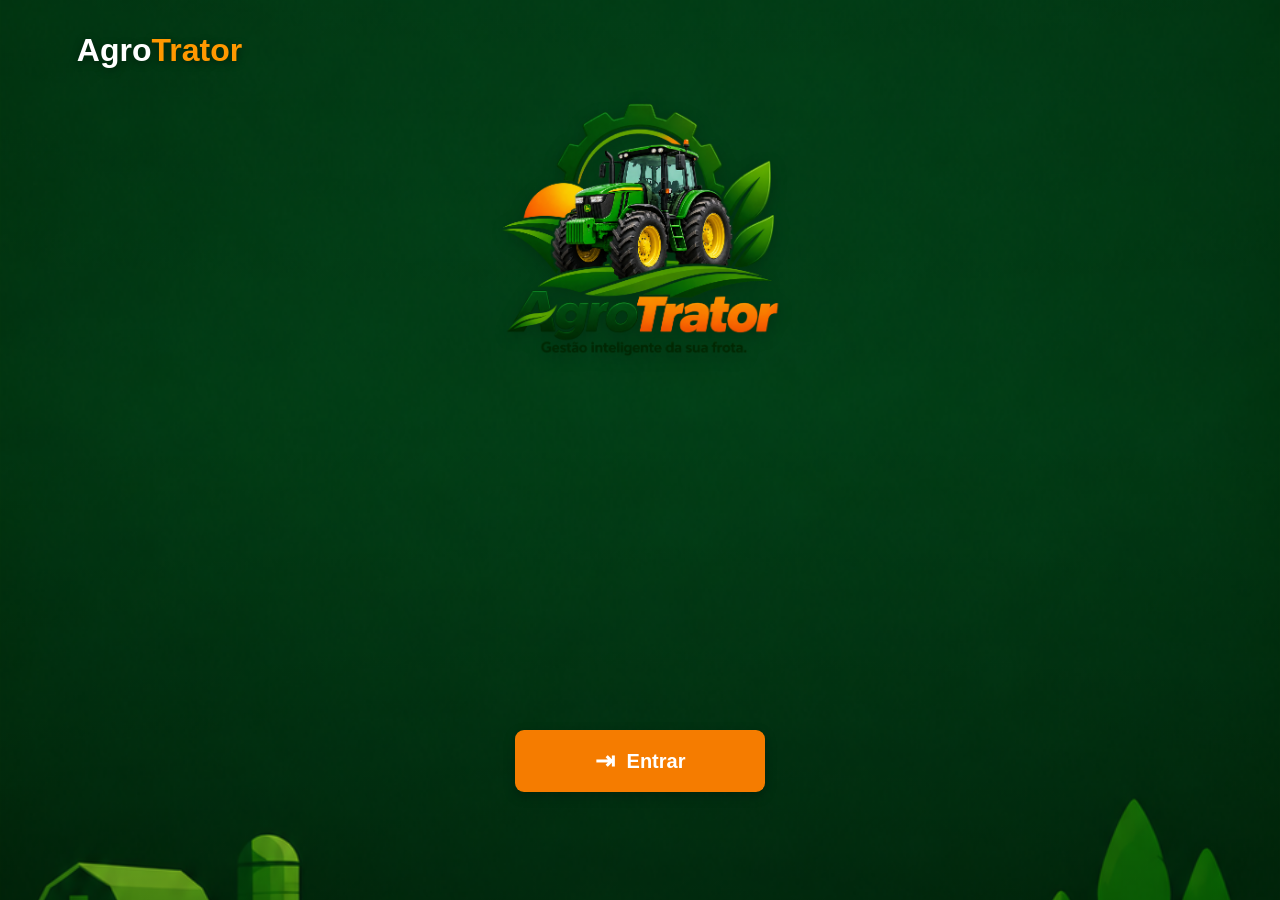
<file: index.html>
<!DOCTYPE html>
<html lang="pt-BR">

<head>
    <meta charset="UTF-8">
    <meta name="viewport" content="width=device-width, initial-scale=1.0">

    <title>AgroTrator - Início</title>

    <style>
        * {
            margin: 0;
            padding: 0;
            box-sizing: border-box;
        }

        html,
        body {
            width: 100%;
            min-height: 100%;
        }

        body {
            font-family: Arial, Helvetica, sans-serif;
            background: #004d20;
            overflow-x: hidden;
        }

        /* TELA INICIAL EM TAMANHO DE COMPUTADOR */

        .tela {
            position: relative;
            width: 100%;
            min-height: 100vh;
            min-height: 100dvh;
            overflow: hidden;
            background: #004d20;
            isolation: isolate;
        }

        /* IMAGEM DE FUNDO */

        .fundo {
            position: absolute;
            z-index: 1;
            inset: 0;
            width: 100%;
            height: 100%;
            object-fit: cover;
            object-position: center;
        }

        /* CAMADA SOBRE O FUNDO */

        .sombra {
            position: absolute;
            z-index: 2;
            inset: 0;
            background: linear-gradient(
                to bottom,
                rgba(0, 0, 0, 0.08),
                transparent 45%,
                rgba(0, 0, 0, 0.25)
            );
            pointer-events: none;
        }

        /* CONTEÚDO DA TELA */

        .conteudo {
            position: relative;
            z-index: 3;
            width: 100%;
            min-height: 100vh;
            min-height: 100dvh;
        }

        /* NOME DO PROJETO */

        .marca {
            position: absolute;
            top: 28px;
            left: 5%;
            color: white;
            font-size: 28px;
            font-weight: bold;
            text-shadow: 0 2px 8px rgba(0, 0, 0, 0.4);
        }

        .marca span {
            color: #ff9800;
        }

        /* LOGOTIPO */

        .logo {
            position: absolute;
            top: 12%;
            left: 50%;
            transform: translateX(-50%);
            width: clamp(180px, 22vw, 300px);
            max-height: 32vh;
            object-fit: contain;
            filter: drop-shadow(0 4px 8px rgba(0, 0, 0, 0.2));
        }

        /* BOTÃO ENTRAR */

        .area-botao {
            position: absolute;
            left: 0;
            right: 0;
            bottom: 10%;
            display: flex;
            justify-content: center;
            padding: 0 20px;
        }

        .botao-entrar {
            width: 220px;
            min-height: 56px;
            display: flex;
            justify-content: center;
            align-items: center;
            gap: 12px;

            background: #f57c00;
            color: white;

            border-radius: 9px;
            text-decoration: none;
            font-size: 18px;
            font-weight: bold;

            box-shadow: 0 4px 12px rgba(0, 0, 0, 0.25);
            transition: background 0.2s, transform 0.2s;
        }

        .botao-entrar:hover {
            background: #d96500;
            transform: translateY(-3px);
        }

        .botao-entrar:focus-visible {
            outline: 3px solid white;
            outline-offset: 4px;
        }

        .icone-entrar {
            font-size: 24px;
        }

        /* COMPUTADORES */

        @media (min-width: 1000px) {
            .marca {
                font-size: 32px;
                top: 32px;
                left: 6%;
            }

            .logo {
                top: 9%;
                width: clamp(230px, 23vw, 340px);
            }

            .area-botao {
                bottom: 12%;
            }

            .botao-entrar {
                width: 250px;
                min-height: 62px;
                font-size: 20px;
            }
        }

        /* CELULARES */

        @media (max-width: 600px) {
            .marca {
                top: 20px;
                left: 20px;
                font-size: 22px;
            }

            .logo {
                top: 18%;
                width: 190px;
                max-width: 65vw;
            }

            .area-botao {
                bottom: 9%;
            }

            .botao-entrar {
                width: 190px;
                min-height: 50px;
                font-size: 16px;
            }
        }
    </style>
</head>

<body>

    <main class="tela">

        <!-- FUNDO AGRÍCOLA -->
        <img
            src="imagens/imagens/fundo-agro.png.png"
            alt=""
            class="fundo"
        >

        <div class="sombra"></div>

        <div class="conteudo">

            <!-- NOME DO PROJETO -->
            <div class="marca">
                Agro<span>Trator</span>
            </div>

            <!-- LOGOTIPO -->
            <img
                src="imagens/imagens/logo.png.png"
                alt="Logo AgroTrator"
                class="logo"
            >

            <!-- BOTÃO QUE ABRE A TELA HOME -->
            <div class="area-botao">
                <a href="home.html" class="botao-entrar">
                    <span class="icone-entrar">⇥</span>
                    <span>Entrar</span>
                </a>
            </div>

        </div>

    </main>

</body>
</html>
</file>
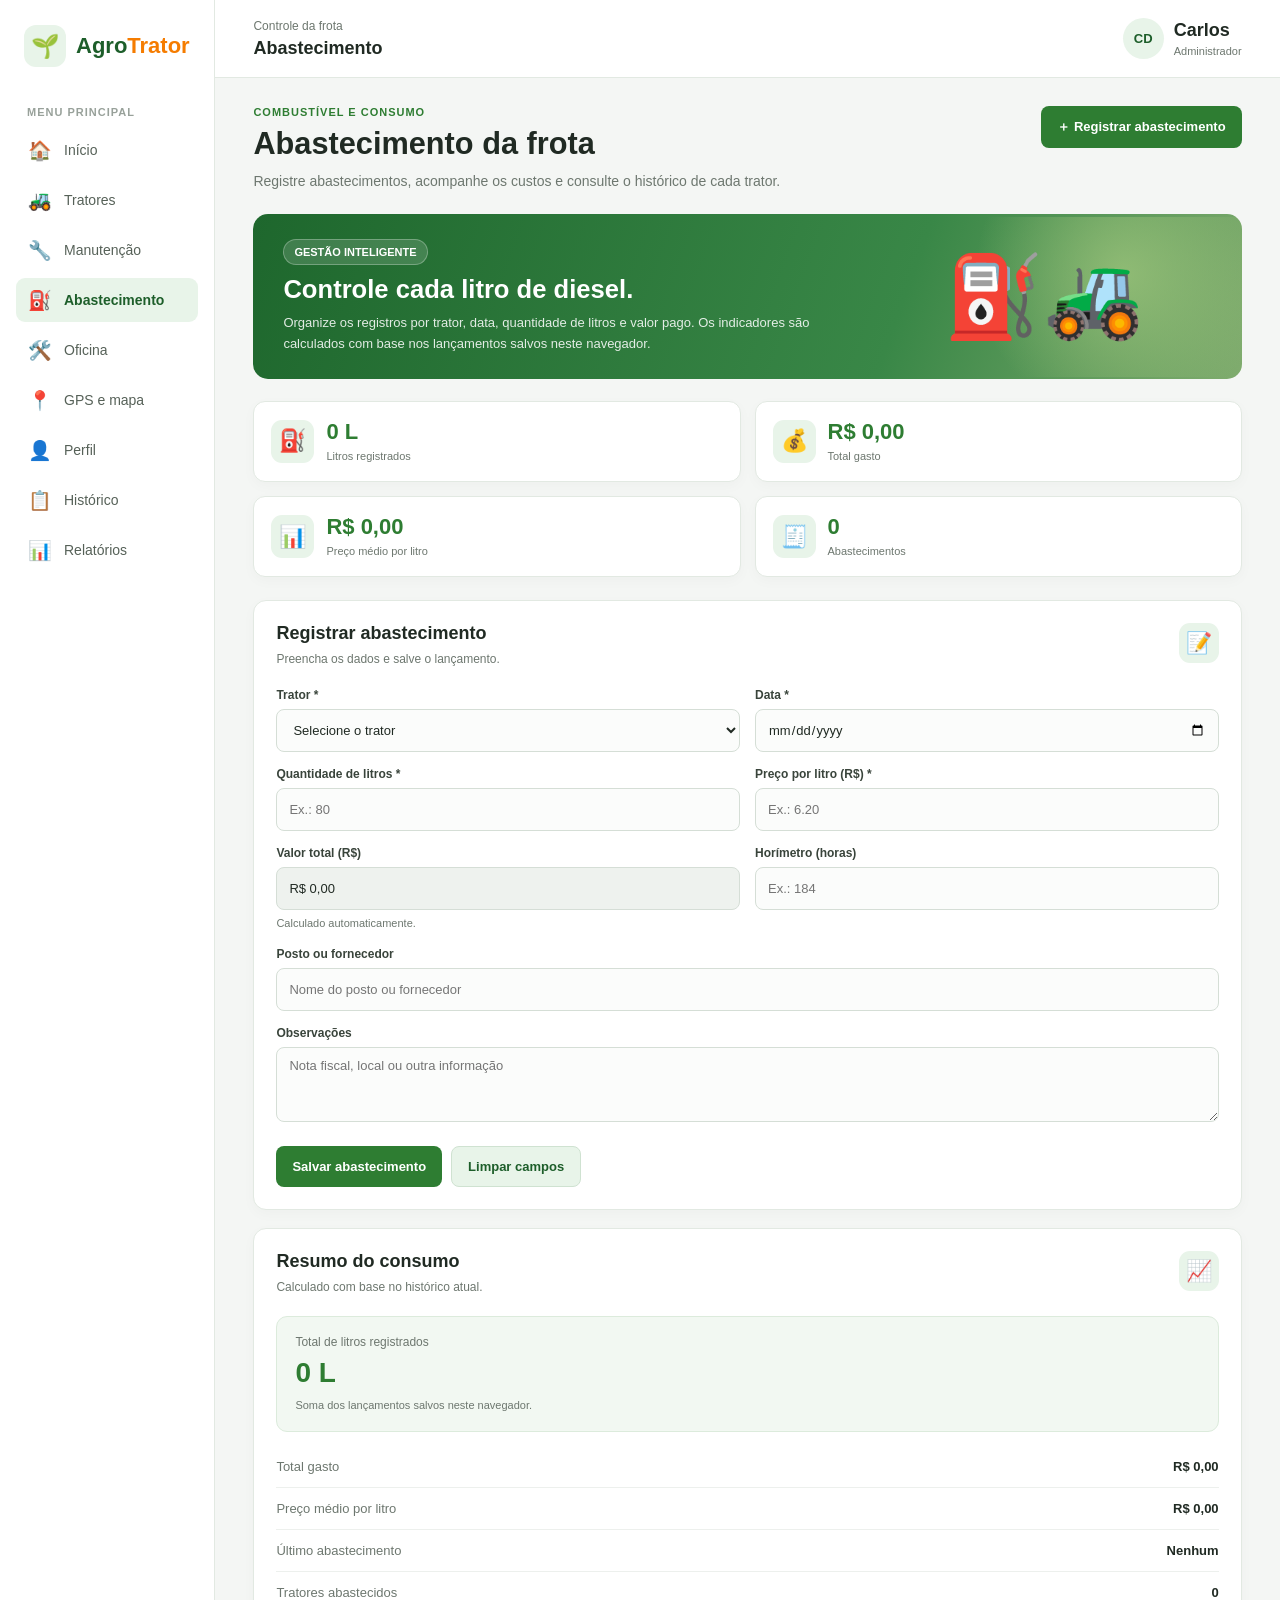
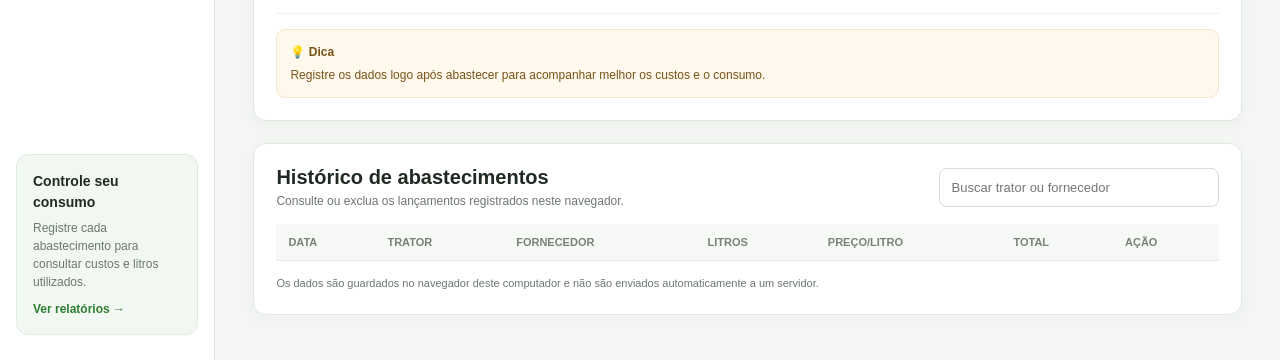
<file: abastecimento.html>
<!DOCTYPE html>
<html lang="pt-BR">
<head>
<meta charset="UTF-8">
<meta name="viewport" content="width=device-width, initial-scale=1.0">
<title>AgroTrator - Abastecimento</title>

<style>
:root {
  --verde: #2e7d32;
  --verde-escuro: #1d5e2a;
  --verde-claro: #e8f4e9;
  --laranja: #f57c00;
  --fundo: #f4f6f4;
  --texto: #202a23;
  --cinza: #6d776f;
  --borda: #e2e9e2;
}

* {
  box-sizing: border-box;
}

body {
  margin: 0;
  font-family: Arial, Helvetica, sans-serif;
  background: var(--fundo);
  color: var(--texto);
}

a {
  color: inherit;
  text-decoration: none;
}

button, input, select, textarea {
  font: inherit;
}

button {
  cursor: pointer;
}

/* ESTRUTURA */

.app {
  min-height: 100vh;
  display: grid;
  grid-template-columns: 240px minmax(0, 1fr);
}

.sidebar {
  background: white;
  border-right: 1px solid var(--borda);
  min-height: 100vh;
  padding: 25px 16px;
  display: flex;
  flex-direction: column;
  gap: 28px;
}

.brand {
  display: flex;
  align-items: center;
  gap: 10px;
  font-size: 22px;
  font-weight: 800;
  color: var(--verde-escuro);
  padding: 0 8px;
}

.brand-icon {
  width: 42px;
  height: 42px;
  display: grid;
  place-items: center;
  background: var(--verde-claro);
  border-radius: 12px;
  font-size: 23px;
}

.brand-name span {
  color: var(--laranja);
}

.nav-title {
  font-size: 11px;
  letter-spacing: 1px;
  text-transform: uppercase;
  color: #98a19a;
  font-weight: 800;
  padding: 0 11px;
  margin-bottom: 10px;
}

.nav {
  display: grid;
  gap: 6px;
}

.nav a {
  min-height: 44px;
  display: flex;
  align-items: center;
  gap: 12px;
  padding: 0 12px;
  border-radius: 9px;
  color: #566158;
  font-size: 14px;
}

.nav a:hover {
  background: #f2f7f2;
}

.nav a.active {
  background: var(--verde-claro);
  color: var(--verde-escuro);
  font-weight: 700;
}

.nav-icon {
  width: 24px;
  text-align: center;
  font-size: 19px;
}

.help {
  margin-top: auto;
  background: #f1f7f1;
  border: 1px solid #e0ecdf;
  border-radius: 12px;
  padding: 16px;
  font-size: 12px;
  line-height: 1.5;
  color: var(--cinza);
}

.help strong {
  display: block;
  font-size: 14px;
  color: var(--texto);
  margin-bottom: 6px;
}

.help a {
  display: block;
  color: var(--verde);
  font-weight: 800;
  margin-top: 9px;
}

.main {
  min-width: 0;
}

/* CABEÇALHO */

.topbar {
  min-height: 78px;
  background: white;
  border-bottom: 1px solid var(--borda);
  display: flex;
  align-items: center;
  justify-content: space-between;
  padding: 0 clamp(20px, 3vw, 44px);
  gap: 16px;
}

.topbar small {
  display: block;
  color: var(--cinza);
  font-size: 12px;
  margin-bottom: 5px;
}

.topbar strong {
  font-size: 18px;
}

.user {
  display: flex;
  align-items: center;
  gap: 10px;
}

.avatar {
  width: 41px;
  height: 41px;
  border-radius: 50%;
  display: grid;
  place-items: center;
  background: var(--verde-claro);
  color: var(--verde-escuro);
  font-size: 13px;
  font-weight: 800;
}

.user span {
  display: block;
  color: var(--cinza);
  font-size: 11px;
  margin-top: 4px;
}

/* CONTEÚDO */

.content {
  max-width: 1600px;
  margin: 0 auto;
  padding: 28px clamp(20px, 3vw, 44px) 45px;
}

.intro {
  display: flex;
  align-items: flex-start;
  justify-content: space-between;
  gap: 18px;
  margin-bottom: 22px;
}

.eyebrow {
  font-size: 11px;
  font-weight: 800;
  color: var(--verde);
  letter-spacing: 1px;
  text-transform: uppercase;
  margin-bottom: 8px;
}

h1 {
  font-size: clamp(27px, 2.4vw, 35px);
  margin: 0 0 8px;
}

.intro p {
  font-size: 14px;
  line-height: 1.6;
  color: var(--cinza);
  margin: 0;
}

.btn {
  border: 0;
  border-radius: 8px;
  padding: 12px 16px;
  font-weight: 700;
  font-size: 13px;
  display: inline-flex;
  justify-content: center;
  align-items: center;
  gap: 7px;
}

.btn-green {
  background: var(--verde);
  color: white;
}

.btn-green:hover {
  background: var(--verde-escuro);
}

.btn-light {
  background: var(--verde-claro);
  border: 1px solid #cfe2d1;
  color: var(--verde-escuro);
}

/* BANNER */

.banner {
  display: grid;
  grid-template-columns: 1.2fr .8fr;
  align-items: center;
  min-height: 160px;
  margin-bottom: 22px;
  border-radius: 15px;
  overflow: hidden;
  background: linear-gradient(
    110deg,
    #1e672d,
    #398747 65%,
    #80ac6e
  );
  color: white;
}

.banner-copy {
  padding: 25px 30px;
}

.banner-label {
  display: inline-block;
  background: #ffffff25;
  border: 1px solid #ffffff45;
  padding: 6px 10px;
  border-radius: 20px;
  font-size: 11px;
  font-weight: 800;
  text-transform: uppercase;
  margin-bottom: 10px;
}

.banner h2 {
  font-size: clamp(22px, 2vw, 29px);
  margin: 0 0 9px;
}

.banner p {
  font-size: 13px;
  line-height: 1.55;
  color: #ffffffdd;
  margin: 0;
  max-width: 650px;
}

.banner-art {
  display: grid;
  place-items: center;
  min-height: 160px;
  font-size: 80px;
  background: radial-gradient(
    circle at 70% 35%,
    #a6ca80aa,
    transparent 50%
  );
}

/* INDICADORES */

.stats {
  display: grid;
  grid-template-columns: repeat(4, minmax(0, 1fr));
  gap: 14px;
  margin-bottom: 23px;
}

.stat {
  display: flex;
  align-items: center;
  gap: 12px;
  background: white;
  padding: 17px;
  border: 1px solid var(--borda);
  border-radius: 12px;
  min-width: 0;
  box-shadow: 0 4px 14px #00000007;
}

.stat-icon {
  width: 43px;
  height: 43px;
  display: grid;
  place-items: center;
  border-radius: 11px;
  background: var(--verde-claro);
  font-size: 22px;
  flex-shrink: 0;
}

.stat strong {
  display: block;
  color: var(--verde);
  font-size: 22px;
  margin-bottom: 4px;
  overflow-wrap: anywhere;
}

.stat small {
  display: block;
  color: var(--cinza);
  font-size: 11px;
  line-height: 1.4;
}

/* FORMULÁRIO E RESUMO */

.columns {
  display: grid;
  grid-template-columns: minmax(0, 1.2fr) minmax(270px, .8fr);
  gap: 18px;
  align-items: start;
}

.panel {
  background: white;
  border: 1px solid var(--borda);
  border-radius: 13px;
  padding: 22px;
  min-width: 0;
  box-shadow: 0 4px 14px #00000007;
}

.panel-head {
  display: flex;
  justify-content: space-between;
  align-items: flex-start;
  gap: 12px;
  margin-bottom: 20px;
}

.panel-head h2 {
  margin: 0;
  font-size: 18px;
}

.panel-head p {
  margin: 6px 0 0;
  color: var(--cinza);
  font-size: 12px;
  line-height: 1.5;
}

.panel-icon {
  width: 40px;
  height: 40px;
  display: grid;
  place-items: center;
  background: var(--verde-claro);
  border-radius: 11px;
  font-size: 21px;
  flex-shrink: 0;
}

.form-grid {
  display: grid;
  grid-template-columns: 1fr 1fr;
  gap: 15px;
}

.field {
  min-width: 0;
}

.field.full {
  grid-column: 1 / -1;
}

.field label {
  display: block;
  font-size: 12px;
  font-weight: 800;
  margin-bottom: 7px;
  color: #39443b;
}

.field input,
.field select,
.field textarea {
  width: 100%;
  min-height: 43px;
  border: 1px solid #d5ded6;
  border-radius: 8px;
  background: #fbfcfb;
  padding: 10px 12px;
  font-size: 13px;
  color: var(--texto);
  outline: none;
}

.field textarea {
  min-height: 75px;
  resize: vertical;
}

.field input:focus,
.field select:focus,
.field textarea:focus {
  border-color: var(--verde);
  box-shadow: 0 0 0 3px #2e7d3218;
}

.field input[readonly] {
  background: #eef2ee;
}

.field-help {
  color: var(--cinza);
  font-size: 11px;
  margin-top: 6px;
  line-height: 1.4;
}

.actions {
  display: flex;
  gap: 9px;
  flex-wrap: wrap;
  margin-top: 20px;
}

.notice {
  display: none;
  margin-top: 13px;
  padding: 12px;
  border-radius: 8px;
  background: var(--verde-claro);
  color: var(--verde-escuro);
  font-size: 13px;
  line-height: 1.5;
}

.notice.show {
  display: block;
}

/* RESUMO DO CONSUMO */

.total-box {
  background: #f2f8f2;
  border: 1px solid #dcebdc;
  border-radius: 11px;
  padding: 18px;
  margin-bottom: 14px;
}

.total-box span {
  display: block;
  color: var(--cinza);
  font-size: 12px;
  margin-bottom: 8px;
}

.total-box strong {
  display: block;
  color: var(--verde);
  font-size: 28px;
  margin-bottom: 6px;
}

.total-box small {
  color: var(--cinza);
  font-size: 11px;
  line-height: 1.4;
}

.summary-row {
  display: flex;
  justify-content: space-between;
  gap: 12px;
  padding: 13px 0;
  border-bottom: 1px solid #edf0ed;
  font-size: 13px;
}

.summary-row:last-child {
  border-bottom: 0;
}

.summary-row span {
  color: var(--cinza);
}

.tip {
  margin-top: 15px;
  padding: 13px;
  background: #fff8ed;
  border: 1px solid #f6e6cc;
  color: #7a5317;
  border-radius: 9px;
  font-size: 12px;
  line-height: 1.5;
}

.tip strong {
  display: block;
  margin-bottom: 5px;
}

/* HISTÓRICO */

.history {
  margin-top: 22px;
}

.history-head {
  display: flex;
  justify-content: space-between;
  align-items: center;
  gap: 14px;
  margin-bottom: 16px;
}

.history-head h2 {
  margin: 0 0 5px;
  font-size: 20px;
}

.history-head p {
  margin: 0;
  color: var(--cinza);
  font-size: 12px;
}

.search {
  width: min(280px, 100%);
  height: 39px;
  border: 1px solid #d5ded6;
  border-radius: 8px;
  padding: 0 12px;
  font-size: 13px;
}

.table-wrap {
  overflow-x: auto;
}

table {
  width: 100%;
  border-collapse: collapse;
  min-width: 670px;
}

th {
  text-align: left;
  background: #f7f9f7;
  color: #778179;
  font-size: 11px;
  text-transform: uppercase;
  padding: 12px;
  border-bottom: 1px solid var(--borda);
}

td {
  font-size: 13px;
  padding: 14px 12px;
  border-bottom: 1px solid #edf0ed;
}

tbody tr:last-child td {
  border-bottom: 0;
}

.total-cell {
  font-weight: 800;
  color: var(--verde-escuro);
  white-space: nowrap;
}

.delete-btn {
  background: #fff7f6;
  border: 1px solid #f1d6d2;
  color: #b42318;
  border-radius: 7px;
  padding: 7px 9px;
  font-size: 12px;
  font-weight: 700;
}

.empty {
  display: none;
  padding: 25px 15px;
  color: var(--cinza);
  border: 1px dashed var(--borda);
  border-radius: 10px;
  text-align: center;
  margin-top: 12px;
}

.footnote {
  font-size: 11px;
  line-height: 1.5;
  color: var(--cinza);
  margin: 14px 0 0;
}

/* MENU MÓVEL */

.mobile-nav {
  display: none;
}

/* RESPONSIVO */

@media(max-width:1300px) {
  .app {
    grid-template-columns: 215px minmax(0, 1fr);
  }

  .stats {
    grid-template-columns: repeat(2, minmax(0, 1fr));
  }

  .columns {
    grid-template-columns: 1fr;
  }
}

@media(max-width:850px) {
  .app {
    display: block;
  }

  .sidebar {
    display: none;
  }

  .content {
    padding: 22px 17px 85px;
  }

  .banner {
    grid-template-columns: 1fr;
  }

  .banner-art {
    min-height: 90px;
    font-size: 60px;
  }

  .mobile-nav {
    display: flex;
    position: fixed;
    bottom: 0;
    left: 0;
    right: 0;
    z-index: 20;
    justify-content: space-around;
    padding: 9px 5px calc(9px + env(safe-area-inset-bottom));
    background: #fffffff5;
    border-top: 1px solid var(--borda);
  }

  .mobile-nav a {
    display: flex;
    flex-direction: column;
    align-items: center;
    gap: 4px;
    color: var(--cinza);
    font-size: 10px;
  }

  .mobile-nav a span {
    font-size: 21px;
  }

  .mobile-nav a.active {
    color: var(--verde);
    font-weight: 800;
  }
}

@media(max-width:580px) {
  .topbar {
    height: 70px;
    padding: 0 14px;
  }

  .user .meta {
    display: none;
  }

  .content {
    padding: 20px 12px 85px;
  }

  .intro {
    flex-direction: column;
  }

  .intro .btn {
    width: 100%;
  }

  .stats {
    grid-template-columns: 1fr 1fr;
    gap: 9px;
  }

  .stat {
    padding: 12px;
    gap: 9px;
  }

  .stat-icon {
    width: 35px;
    height: 35px;
    font-size: 18px;
  }

  .stat strong {
    font-size: 19px;
  }

  .form-grid {
    grid-template-columns: 1fr;
  }

  .field.full {
    grid-column: auto;
  }

  .panel {
    padding: 17px;
  }

  .history-head {
    align-items: stretch;
    flex-direction: column;
  }

  .search {
    width: 100%;
  }

  .actions .btn {
    flex: 1;
  }
}
</style>
</head>

<body>
<div class="app">

  <!-- MENU LATERAL -->
  <aside class="sidebar">
    <a class="brand" href="principal.html">
      <span class="brand-icon">🌱</span>
      <span class="brand-name">Agro<span>Trator</span></span>
    </a>

    <nav>
      <p class="nav-title">Menu principal</p>

      <div class="nav">
        <a href="principal.html"><span class="nav-icon">🏠</span>Início</a>
        <a href="tratores.html"><span class="nav-icon">🚜</span>Tratores</a>
        <a href="manutenção.html"><span class="nav-icon">🔧</span>Manutenção</a>
        <a class="active" href="abastecimento.html"><span class="nav-icon">⛽</span>Abastecimento</a>
        <a href="oficina.html"><span class="nav-icon">🛠️</span>Oficina</a>
        <a href="mapa.html"><span class="nav-icon">📍</span>GPS e mapa</a>
        <a href="perfil.html"><span class="nav-icon">👤</span>Perfil</a>
        <a href="historico.html"><span class="nav-icon">📋</span>Histórico</a>
        <a href="relatorios.html"><span class="nav-icon">📊</span>Relatórios</a>
      </div>
    </nav>

    <div class="help">
      <strong>Controle seu consumo</strong>
      Registre cada abastecimento para consultar custos e litros utilizados.
      <a href="relatorios.html">Ver relatórios →</a>
    </div>
  </aside>

  <div class="main">

    <!-- CABEÇALHO -->
    <header class="topbar">
      <div>
        <small>Controle da frota</small>
        <strong>Abastecimento</strong>
      </div>

      <a class="user" href="perfil.html">
        <div class="avatar">CD</div>
        <div class="meta">
          <strong>Carlos</strong>
          <span>Administrador</span>
        </div>
      </a>
    </header>

    <main class="content">

      <section class="intro">
        <div>
          <div class="eyebrow">Combustível e consumo</div>
          <h1>Abastecimento da frota</h1>
          <p>Registre abastecimentos, acompanhe os custos e consulte o histórico de cada trator.</p>
        </div>

        <button class="btn btn-green" id="focus-form" type="button">
          ＋ Registrar abastecimento
        </button>
      </section>

      <!-- BANNER -->
      <section class="banner">
        <div class="banner-copy">
          <span class="banner-label">Gestão inteligente</span>
          <h2>Controle cada litro de diesel.</h2>
          <p>Organize os registros por trator, data, quantidade de litros e valor pago. Os indicadores são calculados com base nos lançamentos salvos neste navegador.</p>
        </div>

        <div class="banner-art" aria-hidden="true">⛽🚜</div>
      </section>

      <!-- INDICADORES -->
      <section class="stats">
        <div class="stat">
          <div class="stat-icon">⛽</div>
          <div><strong id="stat-liters">0 L</strong><small>Litros registrados</small></div>
        </div>

        <div class="stat">
          <div class="stat-icon">💰</div>
          <div><strong id="stat-cost">R$ 0,00</strong><small>Total gasto</small></div>
        </div>

        <div class="stat">
          <div class="stat-icon">📊</div>
          <div><strong id="stat-average">R$ 0,00</strong><small>Preço médio por litro</small></div>
        </div>

        <div class="stat">
          <div class="stat-icon">🧾</div>
          <div><strong id="stat-records">0</strong><small>Abastecimentos</small></div>
        </div>
      </section>

      <div class="columns">

        <!-- FORMULÁRIO -->
        <section class="panel" id="form-panel">
          <div class="panel-head">
            <div>
              <h2>Registrar abastecimento</h2>
              <p>Preencha os dados e salve o lançamento.</p>
            </div>
            <div class="panel-icon">📝</div>
          </div>

          <form id="fuel-form">
            <div class="form-grid">

              <div class="field">
                <label for="tractor">Trator *</label>
                <select id="tractor" required>
                  <option value="">Selecione o trator</option>
                  <option>Valtra</option>
                  <option>New Holland</option>
                  <option>John Deere</option>
                  <option>Massey Ferguson</option>
                  <option>Outro trator</option>
                </select>
              </div>

              <div class="field">
                <label for="fuel-date">Data *</label>
                <input type="date" id="fuel-date" required>
              </div>

              <div class="field">
                <label for="liters">Quantidade de litros *</label>
                <input type="number" id="liters" min="0.01" step="0.01" placeholder="Ex.: 80" required>
              </div>

              <div class="field">
                <label for="price">Preço por litro (R$) *</label>
                <input type="number" id="price" min="0" step="0.001" placeholder="Ex.: 6.20" required>
              </div>

              <div class="field">
                <label for="total-price">Valor total (R$)</label>
                <input type="text" id="total-price" value="R$ 0,00" readonly>
                <div class="field-help">Calculado automaticamente.</div>
              </div>

              <div class="field">
                <label for="hours">Horímetro (horas)</label>
                <input type="number" id="hours" min="0" step="0.1" placeholder="Ex.: 184">
              </div>

              <div class="field full">
                <label for="station">Posto ou fornecedor</label>
                <input id="station" type="text" placeholder="Nome do posto ou fornecedor">
              </div>

              <div class="field full">
                <label for="fuel-notes">Observações</label>
                <textarea id="fuel-notes" placeholder="Nota fiscal, local ou outra informação"></textarea>
              </div>
            </div>

            <div class="actions">
              <button class="btn btn-green" type="submit">Salvar abastecimento</button>
              <button class="btn btn-light" id="reset-form" type="button">Limpar campos</button>
            </div>

            <div class="notice" id="form-notice" role="status"></div>
          </form>
        </section>

        <!-- RESUMO -->
        <aside class="panel">
          <div class="panel-head">
            <div>
              <h2>Resumo do consumo</h2>
              <p>Calculado com base no histórico atual.</p>
            </div>
            <div class="panel-icon">📈</div>
          </div>

          <div class="total-box">
            <span>Total de litros registrados</span>
            <strong id="summary-liters">0 L</strong>
            <small>Soma dos lançamentos salvos neste navegador.</small>
          </div>

          <div class="summary-row">
            <span>Total gasto</span>
            <strong id="summary-cost">R$ 0,00</strong>
          </div>

          <div class="summary-row">
            <span>Preço médio por litro</span>
            <strong id="summary-price">R$ 0,00</strong>
          </div>

          <div class="summary-row">
            <span>Último abastecimento</span>
            <strong id="summary-last">Nenhum</strong>
          </div>

          <div class="summary-row">
            <span>Tratores abastecidos</span>
            <strong id="summary-tractors">0</strong>
          </div>

          <div class="tip">
            <strong>💡 Dica</strong>
            Registre os dados logo após abastecer para acompanhar melhor os custos e o consumo.
          </div>
        </aside>
      </div>

      <!-- HISTÓRICO -->
      <section class="panel history">
        <div class="history-head">
          <div>
            <h2>Histórico de abastecimentos</h2>
            <p>Consulte ou exclua os lançamentos registrados neste navegador.</p>
          </div>

          <input class="search" type="search" id="history-search" placeholder="Buscar trator ou fornecedor">
        </div>

        <div class="table-wrap">
          <table>
            <thead>
              <tr>
                <th>Data</th>
                <th>Trator</th>
                <th>Fornecedor</th>
                <th>Litros</th>
                <th>Preço/litro</th>
                <th>Total</th>
                <th>Ação</th>
              </tr>
            </thead>

            <tbody id="history-body"></tbody>
          </table>
        </div>

        <div class="empty" id="history-empty">
          Nenhum abastecimento cadastrado. Preencha o formulário acima para começar.
        </div>

        <p class="footnote">
          Os dados são guardados no navegador deste computador e não são enviados automaticamente a um servidor.
        </p>
      </section>

    </main>
  </div>
</div>

<!-- MENU PARA CELULARES -->
<nav class="mobile-nav" aria-label="Menu móvel">
  <a href="principal.html"><span>🏠</span>Início</a>
  <a href="tratores.html"><span>🚜</span>Tratores</a>
  <a class="active" href="abastecimento.html"><span>⛽</span>Abastecer</a>
  <a href="mapa.html"><span>📍</span>GPS</a>
  <a href="perfil.html"><span>👤</span>Perfil</a>
</nav>

<script>
function init() {
  const STORAGE_KEY = "agrotrator_abastecimentos";
  const form = document.getElementById("fuel-form");
  const litersInput = document.getElementById("liters");
  const priceInput = document.getElementById("price");
  const totalInput = document.getElementById("total-price");
  const historyBody = document.getElementById("history-body");
  const searchInput = document.getElementById("history-search");
  const notice = document.getElementById("form-notice");

  const money = value => new Intl.NumberFormat("pt-BR", {
    style: "currency",
    currency: "BRL"
  }).format(value);

  const number = value => new Intl.NumberFormat("pt-BR", {
    maximumFractionDigits: 2
  }).format(value);

  let records = [];

  function showNotice(message, isError = false) {
    notice.textContent = message;
    notice.classList.add("show");
    notice.style.background = isError ? "#fff0ee" : "var(--verde-claro)";
    notice.style.color = isError ? "#a1271c" : "var(--verde-escuro)";
  }

  function loadRecords() {
    try {
      const saved = JSON.parse(
        localStorage.getItem(STORAGE_KEY) || "[]"
      );

      records = Array.isArray(saved) ? saved : [];
    } catch (error) {
      records = [];
    }
  }

  function saveRecords() {
    try {
      localStorage.setItem(
        STORAGE_KEY,
        JSON.stringify(records)
      );

      return true;
    } catch (error) {
      showNotice(
        "Não foi possível salvar os registros neste navegador.",
        true
      );

      return false;
    }
  }

  function calculateTotal() {
    const liters = Number(litersInput.value) || 0;
    const price = Number(priceInput.value) || 0;

    totalInput.value = money(liters * price);
  }

  function formatDate(value) {
    if (!value) return "—";

    const parts = value.split("-");

    return parts.length === 3
      ? `${parts[2]}/${parts[1]}/${parts[0]}`
      : value;
  }

  function updateStats() {
    const totalLiters = records.reduce(
      (sum, record) => sum + Number(record.liters || 0), 0
    );

    const totalCost = records.reduce(
      (sum, record) => sum + Number(record.total || 0), 0
    );

    const average = totalLiters > 0
      ? totalCost / totalLiters
      : 0;

    const uniqueTractors = new Set(
      records.map(record => record.tractor)
    ).size;

    document.getElementById("stat-liters").textContent =
      number(totalLiters) + " L";

    document.getElementById("stat-cost").textContent =
      money(totalCost);

    document.getElementById("stat-average").textContent =
      money(average);

    document.getElementById("stat-records").textContent =
      records.length;

    document.getElementById("summary-liters").textContent =
      number(totalLiters) + " L";

    document.getElementById("summary-cost").textContent =
      money(totalCost);

    document.getElementById("summary-price").textContent =
      money(average);

    document.getElementById("summary-tractors").textContent =
      uniqueTractors;

    if (records.length > 0) {
      const latest = [...records].sort(
        (a, b) => (b.date || "").localeCompare(a.date || "")
      )[0];

      document.getElementById("summary-last").textContent =
        formatDate(latest.date);
    } else {
      document.getElementById("summary-last").textContent =
        "Nenhum";
    }
  }

  function renderHistory() {
    historyBody.innerHTML = "";

    const query = searchInput.value.trim().toLowerCase();

    const visibleRecords = records
      .map((record, index) => ({ record, index }))
      .filter(({ record }) => {
        const text = (
          record.tractor + " " +
          (record.station || "") + " " +
          (record.notes || "")
        ).toLowerCase();

        return !query || text.includes(query);
      })
      .sort((a, b) =>
        (b.record.date || "").localeCompare(a.record.date || "")
      );

    document.getElementById("history-empty").style.display =
      visibleRecords.length > 0 ? "none" : "block";

    visibleRecords.forEach(({ record, index }) => {
      const row = document.createElement("tr");

      const values = [
        formatDate(record.date),
        record.tractor,
        record.station || "Não informado",
        number(Number(record.liters)) + " L",
        money(Number(record.price)),
        money(Number(record.total))
      ];

      values.forEach((value, columnIndex) => {
        const cell = document.createElement("td");
        cell.textContent = value;

        if (columnIndex === 5) {
          cell.className = "total-cell";
        }

        row.appendChild(cell);
      });

      const actionCell = document.createElement("td");
      const removeButton = document.createElement("button");

      removeButton.type = "button";
      removeButton.className = "delete-btn";
      removeButton.textContent = "Excluir";

      removeButton.addEventListener("click", function() {
        if (!confirm("Deseja excluir este abastecimento?")) {
          return;
        }

        const previousRecords = records.slice();
        records.splice(index, 1);

        if (saveRecords()) {
          renderHistory();
          updateStats();
        } else {
          records = previousRecords;
        }
      });

      actionCell.appendChild(removeButton);
      row.appendChild(actionCell);
      historyBody.appendChild(row);
    });
  }

  form.addEventListener("submit"), function(event) {
    event.preventDefault();

    if (!form.reportValidity()) {
      return;
    }

    const liters = Number(litersInput.value);
    const price = Number(priceInput.value);

    if (
      !Number.isFinite(liters) ||
      liters <= 0 ||
      !Number.isFinite(price) ||
      price < 0
    ) {
      showNotice("Informe litros e preço válidos.", true);
      return;
    }

    const record = {
      tractor: document.getElementById("tractor").value,
      date: document.getElementById("fuel-date").value,
      liters: liters,
      price: price,
      total: liters * price,
        hours: Number(document.getElementById("hours").value) || null,
        station: document.getElementById("station").value.trim() || null,
        notes: document.getElementById("fuel-notes").value.trim() || null
    };  
};
};
</file>
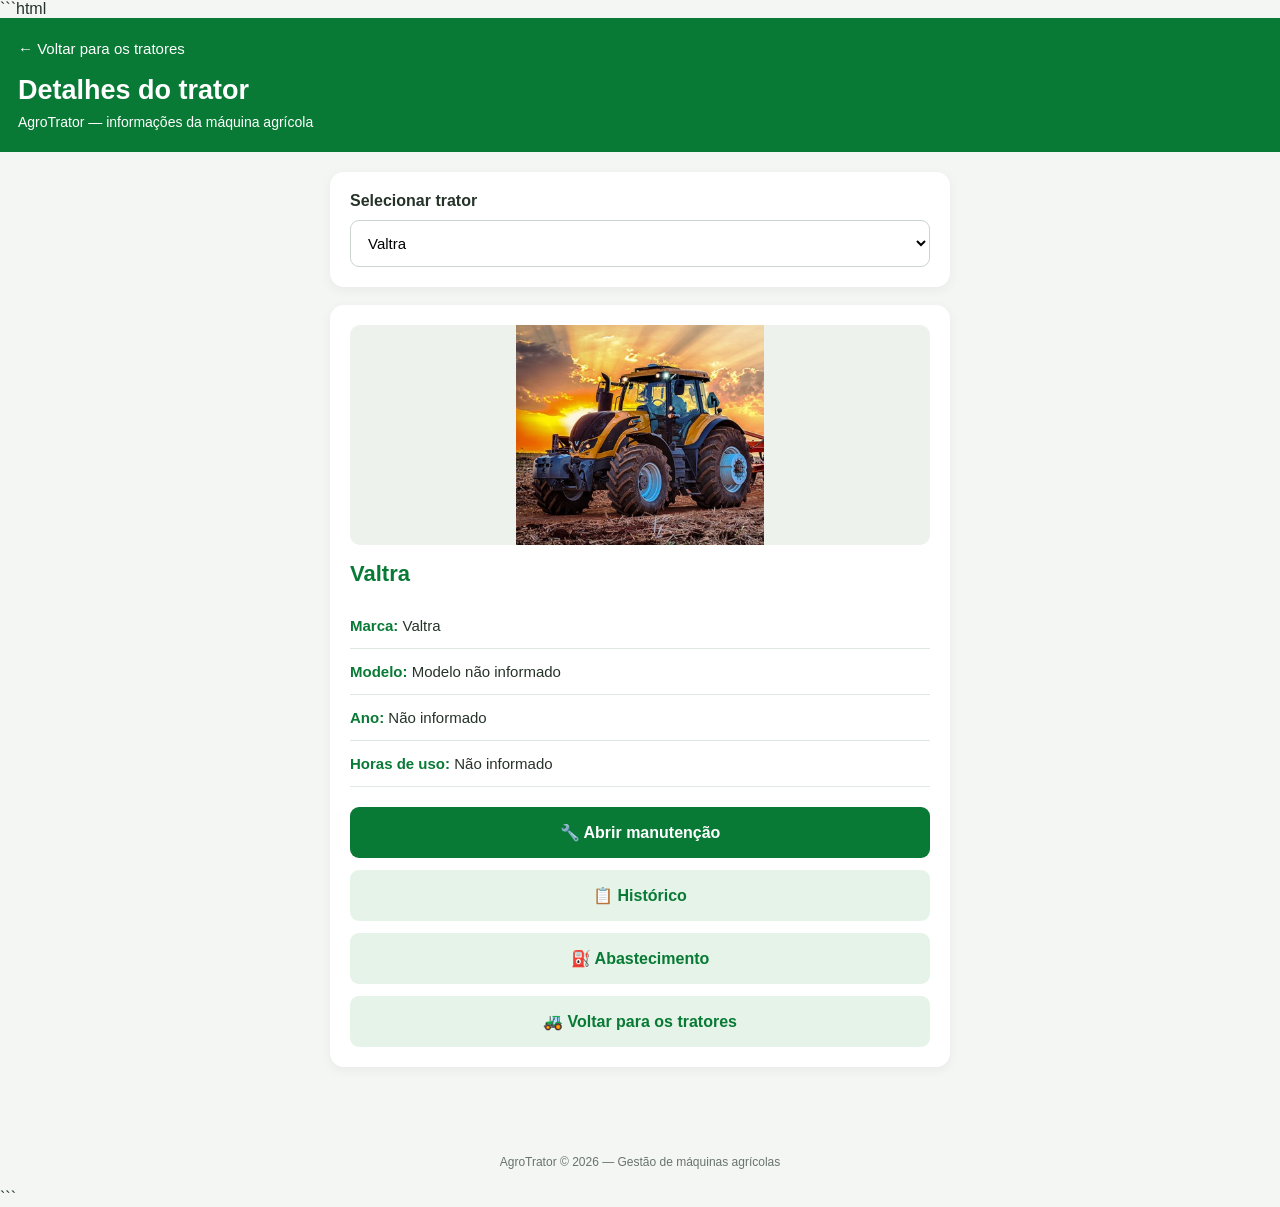
<file: detalhes.html>
```html
<!DOCTYPE html>
<html lang="pt-BR">
<head>
    <meta charset="UTF-8">
    <meta name="viewport" content="width=device-width, initial-scale=1.0">
    <title>Detalhes do Trator - AgroTrator</title>

    <style>
        * {
            box-sizing: border-box;
            margin: 0;
            padding: 0;
            font-family: Arial, sans-serif;
        }

        body {
            background: #f3f6f3;
            color: #263329;
        }

        header {
            background: #087a35;
            color: white;
            padding: 22px 18px;
        }

        header a {
            color: white;
            text-decoration: none;
            font-size: 15px;
        }

        header h1 {
            margin-top: 18px;
            font-size: 27px;
        }

        header p {
            margin-top: 8px;
            font-size: 14px;
        }

        main {
            width: 100%;
            max-width: 650px;
            margin: 20px auto;
            padding: 0 15px 30px;
        }

        .card {
            background: white;
            padding: 20px;
            border-radius: 14px;
            margin-bottom: 18px;
            box-shadow: 0 3px 12px #0000000d;
        }

        label {
            display: block;
            font-weight: bold;
            margin-bottom: 10px;
        }

        select {
            width: 100%;
            padding: 13px;
            border: 1px solid #ccd5cd;
            border-radius: 9px;
            background: white;
            font-size: 15px;
        }

        .foto-trator {
            width: 100%;
            height: 220px;
            object-fit: contain;
            background: #edf2ed;
            border-radius: 10px;
            margin-bottom: 16px;
        }

        h2 {
            color: #087a35;
            font-size: 22px;
            margin-bottom: 16px;
        }

        .informacao {
            padding: 14px 0;
            border-bottom: 1px solid #e0e6e0;
            font-size: 15px;
        }

        .informacao strong {
            color: #087a35;
        }

        .botoes {
            display: grid;
            gap: 12px;
            margin-top: 20px;
        }

        .botao {
            display: block;
            width: 100%;
            padding: 16px 12px;
            border: none;
            border-radius: 9px;
            text-align: center;
            text-decoration: none;
            font-size: 16px;
            font-weight: bold;
            cursor: pointer;
        }

        .verde {
            background: #087a35;
            color: white;
        }

        .claro {
            background: #e5f3e8;
            color: #087a35;
        }

        footer {
            padding: 20px;
            text-align: center;
            color: #68746b;
            font-size: 12px;
        }
    </style>
</head>

<body>

<header>
    <a href="tratores.html">← Voltar para os tratores</a>
    <h1>Detalhes do trator</h1>
    <p>AgroTrator — informações da máquina agrícola</p>
</header>

<main>

    <section class="card">
        <label for="escolherTrator">Selecionar trator</label>

        <select id="escolherTrator">
            <option value="valtra">Valtra</option>
            <option value="new-holland">New Holland</option>
            <option value="john-deere">John Deere</option>
            <option value="massey-ferguson">Massey Ferguson</option>
        </select>
    </section>

    <section class="card">

        <img
            id="fotoTrator"
            class="foto-trator"
            src="imagens/imagens/trator valtra.jpg"
            alt="Trator selecionado"
        >

        <h2 id="nomeTrator">Valtra</h2>

        <div class="informacao">
            <strong>Marca:</strong>
            <span id="marcaTrator">Valtra</span>
        </div>

        <div class="informacao">
            <strong>Modelo:</strong>
            <span id="modeloTrator">Modelo não informado</span>
        </div>

        <div class="informacao">
            <strong>Ano:</strong>
            <span id="anoTrator">Não informado</span>
        </div>

        <div class="informacao">
            <strong>Horas de uso:</strong>
            <span id="horasTrator">Não informado</span>
        </div>

        <div class="botoes">

            <!-- BOTÃO DE MANUTENÇÃO -->
            <a
               ```html
     
              id="botaoManutencao"
   href="./manutencao.html"
   class="botao verde">
    🔧 Abrir manutenção
</a>
            </a>

            <a href="./historico.html" class="botao claro">
                📋 Histórico
            </a>

            <a href="./abastecimento.html" class="botao claro">
                ⛽ Abastecimento
            </a>

            <a href="./tratores.html" class="botao claro">
                🚜 Voltar para os tratores
            </a>

        </div>
    </section>

</main>

<footer>
    AgroTrator © 2026 — Gestão de máquinas agrícolas
</footer>

<script>
    const dadosTratores = {
        "valtra": {
            nome: "Valtra",
            modelo: "Modelo não informado",
            ano: "Não informado",
            horas: "Não informado",
            imagem: "imagens/imagens/trator valtra.jpg"
        },

        "new-holland": {
            nome: "New Holland",
            modelo: "Modelo não informado",
            ano: "Não informado",
            horas: "Não informado",
            imagem: "imagens/imagens/New Holland.jpg"
        },

        "john-deere": {
            nome: "John Deere",
            modelo: "Modelo não informado",
            ano: "Não informado",
            horas: "Não informado",
            imagem: "imagens/imagens/john-deere.jpg"
        },

        "massey-ferguson": {
            nome: "Massey Ferguson",
            modelo: "Modelo não informado",
            ano: "Não informado",
            horas: "Não informado",
            imagem: "imagens/imagens/Massey ferguson 4297.jpg"
        }
    };

    const seletor = document.getElementById("escolherTrator");

    function carregarDetalhes() {
        const parametros = new URLSearchParams(window.location.search);
        let id = parametros.get("trator");

        // Compatibilidade com links antigos ?trator=1, 2, 3 ou 4.
        const antigos = {
            "1": "valtra",
            "2": "new-holland",
            "3": "john-deere",
            "4": "massey-ferguson"
        };

        if (id) {
            id = antigos[id] || id.toLowerCase();
        }

        if (!dadosTratores[id]) {
            id = seletor.value;
        }

        seletor.value = id;

        const trator = dadosTratores[id];

        document.getElementById("nomeTrator").textContent = trator.nome;
        document.getElementById("marcaTrator").textContent = trator.nome;
        document.getElementById("modeloTrator").textContent = trator.modelo;
        document.getElementById("anoTrator").textContent = trator.ano;
        document.getElementById("horasTrator").textContent = trator.horas;

        const imagem = document.getElementById("fotoTrator");
        imagem.style.display = "block";
        imagem.src = trator.imagem;
        imagem.alt = "Trator " + trator.nome;

        imagem.onerror = function() {
            this.style.display = "none";
        };

        // Atualiza o endereço do botão para o trator escolhido.
        document.getElementById("botaoManutencao").href =
            "./manutencao.html?trator=" + encodeURIComponent(id);
    }

    seletor.addEventListener("change", function() {
        window.location.href =
            "./detalhes.html?trator=" + encodeURIComponent(this.value);
    });

    carregarDetalhes();
</script>

</body>
</html>
```
</file>
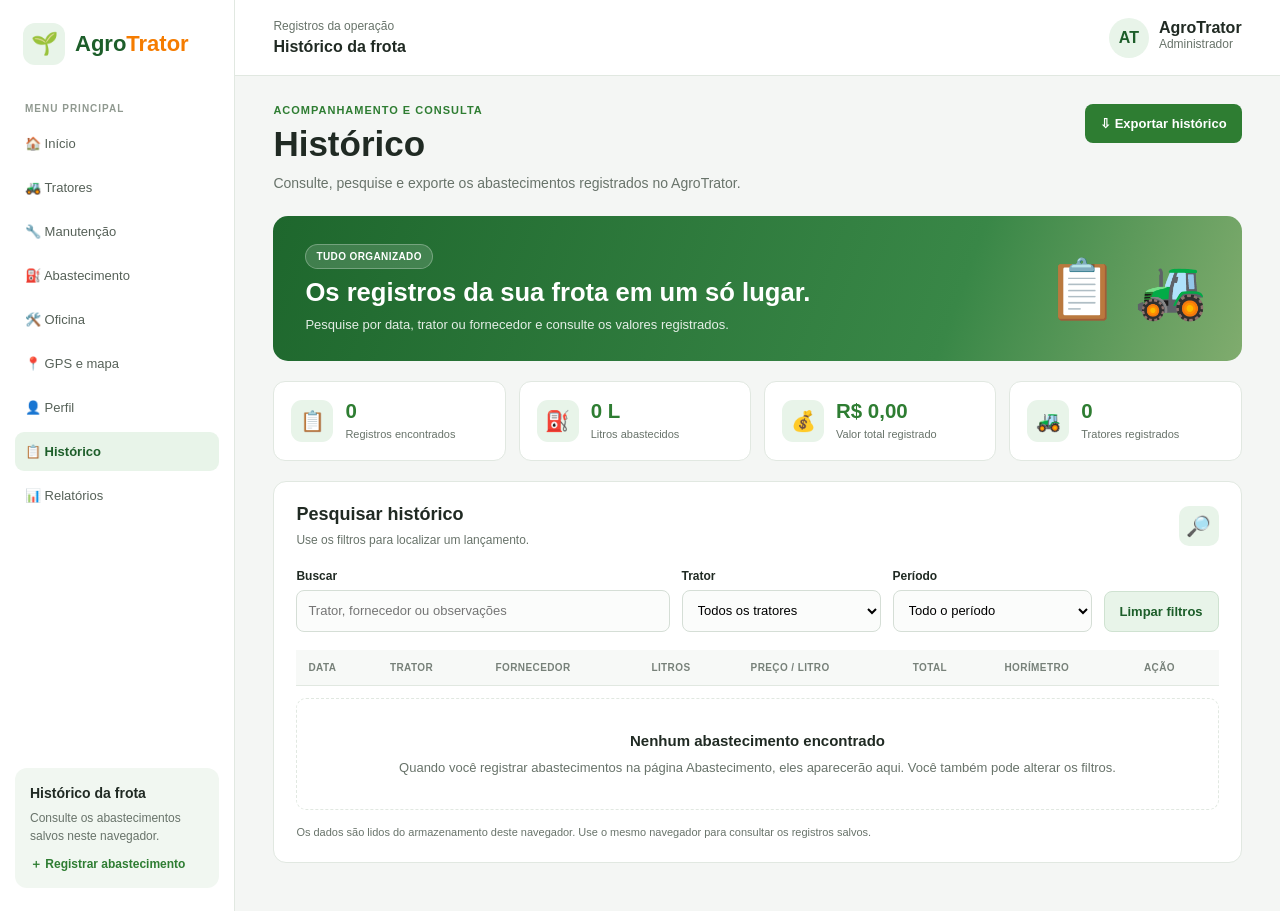
<file: historico.html>
<!DOCTYPE html>
<html lang="pt-BR">
<head>
<meta charset="UTF-8">
<meta name="viewport" content="width=device-width, initial-scale=1.0">
<title>AgroTrator - Histórico</title>

<style>
:root {
  --green: #2e7d32;
  --dark: #1d5e2a;
  --soft: #e8f4e9;
  --orange: #f57c00;
  --bg: #f4f6f4;
  --text: #202a23;
  --muted: #68736a;
  --border: #e1e8e1;
}

* {
  box-sizing: border-box;
}

body {
  margin: 0;
  background: var(--bg);
  color: var(--text);
  font-family: Arial, Helvetica, sans-serif;
}

a {
  color: inherit;
  text-decoration: none;
}

button, input, select {
  font: inherit;
}

.layout {
  min-height: 100vh;
  display: grid;
  grid-template-columns: 235px minmax(0, 1fr);
}

.sidebar {
  background: #fff;
  border-right: 1px solid var(--border);
  padding: 23px 15px;
  display: flex;
  flex-direction: column;
  gap: 28px;
}

.brand {
  display: flex;
  align-items: center;
  gap: 10px;
  padding: 0 8px;
  color: var(--dark);
  font-size: 22px;
  font-weight: 800;
}

.brand-icon {
  display: grid;
  place-items: center;
  background: var(--soft);
  width: 42px;
  height: 42px;
  border-radius: 12px;
}

.orange {
  color: var(--orange);
}

.label {
  font-size: 10px;
  color: #909990;
  text-transform: uppercase;
  letter-spacing: 1px;
  font-weight: bold;
  padding: 0 10px;
}

.nav {
  display: grid;
  gap: 5px;
}

.nav a {
  display: flex;
  align-items: center;
  gap: 10px;
  padding: 12px 10px;
  border-radius: 9px;
  color: #566158;
  font-size: 13px;
}

.nav a:hover,
.nav a.active {
  background: var(--soft);
  color: var(--dark);
}

.nav a.active {
  font-weight: bold;
}

.help {
  margin-top: auto;
  padding: 15px;
  background: #f1f7f1;
  border-radius: 12px;
  color: var(--muted);
  font-size: 12px;
  line-height: 1.5;
}

.help strong {
  display: block;
  color: var(--text);
  font-size: 14px;
  margin-bottom: 5px;
}

.help a {
  display: block;
  color: var(--green);
  font-weight: bold;
  margin-top: 10px;
}

.main {
  min-width: 0;
}

.topbar {
  min-height: 76px;
  background: #fff;
  border-bottom: 1px solid var(--border);
  display: flex;
  align-items: center;
  justify-content: space-between;
  padding: 15px clamp(18px, 3vw, 40px);
  gap: 12px;
}

.topbar small {
  display: block;
  color: var(--muted);
  font-size: 12px;
  margin-bottom: 5px;
}

.topbar strong {
  font-size: 16px;
}

.user {
  display: flex;
  align-items: center;
  gap: 10px;
}

.avatar {
  width: 40px;
  height: 40px;
  border-radius: 50%;
  display: grid;
  place-items: center;
  background: var(--soft);
  color: var(--dark);
  font-weight: bold;
}

.content {
  width: 100%;
  max-width: 1600px;
  margin: auto;
  padding: 28px clamp(18px, 3vw, 40px) 48px;
}

.intro {
  display: flex;
  justify-content: space-between;
  align-items: flex-start;
  gap: 20px;
  margin-bottom: 22px;
}

.eyebrow {
  font-size: 11px;
  color: var(--green);
  font-weight: bold;
  letter-spacing: 1px;
  text-transform: uppercase;
  margin-bottom: 8px;
}

h1 {
  font-size: clamp(28px, 3vw, 35px);
  margin: 0 0 8px;
}

.intro p {
  margin: 0;
  color: var(--muted);
  font-size: 14px;
  line-height: 1.6;
}

.btn {
  border: 0;
  border-radius: 8px;
  padding: 12px 15px;
  font-size: 13px;
  font-weight: bold;
  cursor: pointer;
}

.btn-green {
  background: var(--green);
  color: white;
}

.btn-green:hover {
  background: var(--dark);
}

.btn-light {
  background: var(--soft);
  color: var(--dark);
  border: 1px solid #cfe2d1;
}

.banner {
  border-radius: 15px;
  background: linear-gradient(
    110deg,
    #1e672d,
    #398747 70%,
    #80ac6e
  );
  color: white;
  display: flex;
  align-items: center;
  justify-content: space-between;
  gap: 20px;
  overflow: hidden;
  margin-bottom: 20px;
  min-height: 145px;
}

.banner-text {
  padding: 24px 32px;
}

.tag {
  display: inline-block;
  font-size: 10px;
  font-weight: bold;
  text-transform: uppercase;
  letter-spacing: .4px;
  padding: 6px 10px;
  background: #ffffff25;
  border: 1px solid #ffffff45;
  border-radius: 18px;
  margin-bottom: 9px;
}

.banner h2 {
  font-size: clamp(21px, 2vw, 27px);
  margin: 0 0 8px;
}

.banner p {
  font-size: 13px;
  color: #ffffffdf;
  line-height: 1.5;
  margin: 0;
}

.banner-art {
  padding: 25px 35px;
  font-size: 58px;
  white-space: nowrap;
}

.stats {
  display: grid;
  grid-template-columns: repeat(4, minmax(0, 1fr));
  gap: 13px;
  margin-bottom: 20px;
}

.stat {
  background: #fff;
  border: 1px solid var(--border);
  border-radius: 12px;
  padding: 17px;
  display: flex;
  align-items: center;
  gap: 12px;
  min-width: 0;
}

.stat-icon {
  background: var(--soft);
  width: 42px;
  height: 42px;
  flex-shrink: 0;
  border-radius: 11px;
  display: grid;
  place-items: center;
  font-size: 20px;
}

.stat strong {
  display: block;
  color: var(--green);
  font-size: clamp(17px, 1.6vw, 22px);
  margin-bottom: 4px;
  overflow-wrap: anywhere;
}

.stat span {
  display: block;
  font-size: 11px;
  color: var(--muted);
  line-height: 1.4;
}

.panel {
  background: #fff;
  border: 1px solid var(--border);
  border-radius: 13px;
  padding: 22px;
}

.panel-head {
  display: flex;
  justify-content: space-between;
  align-items: center;
  gap: 15px;
  margin-bottom: 20px;
}

.panel-head h2 {
  font-size: 18px;
  margin: 0 0 6px;
}

.panel-head p {
  font-size: 12px;
  color: var(--muted);
  margin: 0;
  line-height: 1.5;
}

.panel-icon {
  width: 40px;
  height: 40px;
  background: var(--soft);
  display: grid;
  place-items: center;
  border-radius: 10px;
  font-size: 20px;
  flex-shrink: 0;
}

.filters {
  display: grid;
  grid-template-columns:
    minmax(190px, 1.5fr)
    minmax(150px, .8fr)
    minmax(150px, .8fr)
    auto;
  gap: 12px;
  align-items: end;
  margin-bottom: 18px;
}

.field {
  min-width: 0;
}

.field label {
  display: block;
  font-weight: bold;
  font-size: 12px;
  margin-bottom: 7px;
}

.field input,
.field select {
  width: 100%;
  height: 42px;
  border: 1px solid #d5ded6;
  border-radius: 8px;
  background: #fbfcfb;
  padding: 0 11px;
  font-size: 13px;
  outline: none;
}

.field input:focus,
.field select:focus {
  border-color: var(--green);
}

.table-wrap {
  width: 100%;
  overflow-x: auto;
}

table {
  width: 100%;
  border-collapse: collapse;
  min-width: 790px;
}

th {
  text-align: left;
  padding: 12px;
  background: #f7f9f7;
  border-bottom: 1px solid var(--border);
  color: #778179;
  font-size: 10px;
  text-transform: uppercase;
  letter-spacing: .4px;
  white-space: nowrap;
}

td {
  padding: 13px 12px;
  border-bottom: 1px solid #edf0ed;
  font-size: 13px;
  vertical-align: middle;
}

tbody tr:hover {
  background: #fbfdfb;
}

.money {
  color: var(--dark);
  font-weight: bold;
  white-space: nowrap;
}

.delete {
  background: #fff7f6;
  color: #b42318;
  border: 1px solid #f1d6d2;
  border-radius: 7px;
  padding: 7px 9px;
  font-size: 12px;
  font-weight: bold;
  cursor: pointer;
}

.empty {
  padding: 30px 15px;
  margin-top: 12px;
  border: 1px dashed var(--border);
  border-radius: 10px;
  color: var(--muted);
  font-size: 13px;
  line-height: 1.6;
  text-align: center;
}

.empty strong {
  display: block;
  color: var(--text);
  font-size: 15px;
  margin-bottom: 5px;
}

.note {
  font-size: 11px;
  color: var(--muted);
  line-height: 1.5;
  margin: 14px 0 0;
}

.toast {
  display: none;
  position: fixed;
  right: 20px;
  bottom: 20px;
  background: #203d27;
  color: white;
  padding: 13px 17px;
  border-radius: 9px;
  z-index: 10;
}

.toast.show {
  display: block;
}

.mobile-nav {
  display: none;
}

@media (max-width: 1200px) {
  .layout {
    grid-template-columns: 205px minmax(0, 1fr);
  }

  .stats {
    grid-template-columns: repeat(2, minmax(0, 1fr));
  }

  .filters {
    grid-template-columns: 1fr 1fr;
  }

  .field.search {
    grid-column: 1 / -1;
  }
}

@media (max-width: 760px) {
  .layout {
    display: block;
  }

  .sidebar {
    display: none;
  }

  .content {
    padding: 20px 14px 85px;
  }

  .intro {
    flex-direction: column;
  }

  .banner-text {
    padding: 22px;
  }

  .banner-art {
    font-size: 38px;
    padding: 12px;
  }

  .mobile-nav {
    position: fixed;
    bottom: 0;
    left: 0;
    right: 0;
    background: #fff;
    border-top: 1px solid var(--border);
    display: flex;
    justify-content: space-around;
    padding: 9px 3px;
    z-index: 5;
  }

  .mobile-nav a {
    font-size: 10px;
    color: var(--muted);
    display: flex;
    flex-direction: column;
    align-items: center;
    gap: 4px;
  }

  .mobile-nav span {
    font-size: 19px;
  }
}

@media (max-width: 520px) {
  .topbar {
    padding: 12px;
  }

  .user-meta {
    display: none;
  }

  .stats {
    gap: 8px;
  }

  .stat {
    padding: 11px;
    gap: 7px;
  }

  .stat-icon {
    width: 32px;
    height: 32px;
  }

  .stat strong {
    font-size: 17px;
  }

  .filters {
    grid-template-columns: 1fr;
  }

  .field.search {
    grid-column: auto;
  }

  .panel {
    padding: 14px;
  }

  .filters .btn {
    width: 100%;
  }

  .banner-art {
    display: none;
  }
}
</style>
</head>

<body>

<div class="layout">

  <aside class="sidebar">
    <a class="brand" href="principal.html">
      <span class="brand-icon">🌱</span>
      <span>Agro<span class="orange">Trator</span></span>
    </a>

    <div>
      <p class="label">Menu principal</p>

      <nav class="nav">
        <a href="principal.html">🏠 Início</a>
        <a href="tratores.html">🚜 Tratores</a>
        <a href="manutencao.html">🔧 Manutenção</a>
        <a href="abastecimento.html">⛽ Abastecimento</a>
        <a href="oficina.html">🛠️ Oficina</a>
        <a href="mapa.html">📍 GPS e mapa</a>
        <a href="perfil.html">👤 Perfil</a>
        <a class="active" href="historico.html">📋 Histórico</a>
        <a href="relatorios.html">📊 Relatórios</a>
      </nav>
    </div>

    <div class="help">
      <strong>Histórico da frota</strong>
      Consulte os abastecimentos salvos neste navegador.
      <a href="abastecimento.html">＋ Registrar abastecimento</a>
    </div>
  </aside>

  <div class="main">

    <header class="topbar">
      <div>
        <small>Registros da operação</small>
        <strong>Histórico da frota</strong>
      </div>

      <a class="user" href="perfil.html">
        <div class="avatar">AT</div>
        <div class="user-meta">
          <strong>AgroTrator</strong>
          <small>Administrador</small>
        </div>
      </a>
    </header>

    <main class="content">

      <section class="intro">
        <div>
          <div class="eyebrow">Acompanhamento e consulta</div>
          <h1>Histórico</h1>
          <p>
            Consulte, pesquise e exporte os abastecimentos
            registrados no AgroTrator.
          </p>
        </div>

        <button class="btn btn-green" id="export-csv" type="button">
          ⇩ Exportar histórico
        </button>
      </section>

      <section class="banner">
        <div class="banner-text">
          <span class="tag">Tudo organizado</span>
          <h2>Os registros da sua frota em um só lugar.</h2>
          <p>
            Pesquise por data, trator ou fornecedor
            e consulte os valores registrados.
          </p>
        </div>

        <div class="banner-art" aria-hidden="true">📋 🚜</div>
      </section>

      <section class="stats">

        <div class="stat">
          <div class="stat-icon">📋</div>
          <div>
            <strong id="metric-count">0</strong>
            <span>Registros encontrados</span>
          </div>
        </div>

        <div class="stat">
          <div class="stat-icon">⛽</div>
          <div>
            <strong id="metric-liters">0 L</strong>
            <span>Litros abastecidos</span>
          </div>
        </div>

        <div class="stat">
          <div class="stat-icon">💰</div>
          <div>
            <strong id="metric-cost">R$ 0,00</strong>
            <span>Valor total registrado</span>
          </div>
        </div>

        <div class="stat">
          <div class="stat-icon">🚜</div>
          <div>
            <strong id="metric-tractors">0</strong>
            <span>Tratores registrados</span>
          </div>
        </div>

      </section>

      <section class="panel">

        <div class="panel-head">
          <div>
            <h2>Pesquisar histórico</h2>
            <p>Use os filtros para localizar um lançamento.</p>
          </div>
          <div class="panel-icon">🔎</div>
        </div>

        <div class="filters">

          <div class="field search">
            <label for="search">Buscar</label>
            <input
              id="search"
              type="search"
              placeholder="Trator, fornecedor ou observações"
            >
          </div>

          <div class="field">
            <label for="tractor-filter">Trator</label>
            <select id="tractor-filter">
              <option value="all">Todos os tratores</option>
            </select>
          </div>

          <div class="field">
            <label for="date-filter">Período</label>
            <select id="date-filter">
              <option value="all">Todo o período</option>
              <option value="30">Últimos 30 dias</option>
              <option value="90">Últimos 90 dias</option>
              <option value="365">Últimos 12 meses</option>
            </select>
          </div>

          <button class="btn btn-light" id="clear-filters" type="button">
            Limpar filtros
          </button>

        </div>

        <div class="table-wrap">
          <table>
            <thead>
              <tr>
                <th>Data</th>
                <th>Trator</th>
                <th>Fornecedor</th>
                <th>Litros</th>
                <th>Preço / litro</th>
                <th>Total</th>
                <th>Horímetro</th>
                <th>Ação</th>
              </tr>
            </thead>

            <tbody id="history-body"></tbody>
          </table>
        </div>

        <div class="empty" id="empty">
          <strong>Nenhum abastecimento encontrado</strong>
          Quando você registrar abastecimentos na página
          Abastecimento, eles aparecerão aqui. Você também pode
          alterar os filtros.
        </div>

        <p class="note">
          Os dados são lidos do armazenamento deste navegador.
          Use o mesmo navegador para consultar os registros salvos.
        </p>

      </section>

    </main>
  </div>
</div>

<nav class="mobile-nav">
  <a href="principal.html"><span>🏠</span>Início</a>
  <a href="tratores.html"><span>🚜</span>Tratores</a>
  <a href="abastecimento.html"><span>⛽</span>Abastecer</a>
  <a href="mapa.html"><span>📍</span>GPS</a>
  <a href="perfil.html"><span>👤</span>Perfil</a>
</nav>

<div class="toast" id="toast" role="status"></div>

<script>
(function () {
  'use strict';

  const KEY = 'agrotrator_abastecimentos';

  const $ = function (id) {
    return document.getElementById(id);
  };

  const search = $('search');
  const tractorFilter = $('tractor-filter');
  const dateFilter = $('date-filter');
  const tbody = $('history-body');
  const empty = $('empty');

  let records = [];

  function readRecords() {
    try {
      const value = JSON.parse(localStorage.getItem(KEY) || '[]');

      return Array.isArray(value)
        ? value.filter(function (record) {
            return record && typeof record === 'object';
          })
        : [];
    } catch (error) {
      return [];
    }
  }

  function num(value) {
    const number = Number(value);
    return Number.isFinite(number) ? number : 0;
  }

  function fmt(value) {
    return new Intl.NumberFormat('pt-BR', {
      maximumFractionDigits: 2
    }).format(num(value));
  }

  function brl(value) {
    return new Intl.NumberFormat('pt-BR', {
      style: 'currency',
      currency: 'BRL'
    }).format(num(value));
  }

  function dateLabel(value) {
    if (!value) return '—';

    const parts = String(value).slice(0, 10).split('-');

    return parts.length === 3
      ? parts[2] + '/' + parts[1] + '/' + parts[0]
      : String(value);
  }

  function showToast(message) {
    const element = $('toast');

    if (!element) return;

    element.textContent = message;
    element.classList.add('show');

    window.setTimeout(function () {
      element.classList.remove('show');
    }, 2300);
  }

  function populateTractors() {
    const previous = tractorFilter.value;

    const names = Array.from(
      new Set(
        records
          .map(function (record) {
            return String(record.tractor || '').trim();
          })
          .filter(Boolean)
      )
    ).sort();

    tractorFilter.replaceChildren(
      new Option('Todos os tratores', 'all')
    );

    names.forEach(function (name) {
      tractorFilter.add(new Option(name, name));
    });

    if (names.includes(previous)) {
      tractorFilter.value = previous;
    }
  }

  function getFiltered() {
    const query = search.value.trim().toLowerCase();
    const tractor = tractorFilter.value;
    const period = dateFilter.value;

    const now = new Date();
    now.setHours(23, 59, 59, 999);

    const start = new Date();

    if (period !== 'all') {
      start.setDate(start.getDate() - Number(period) + 1);
    }

    start.setHours(0, 0, 0, 0);

    return records
      .map(function (record, index) {
        return {
          record: record,
          index: index
        };
      })
      .filter(function (item) {
        const record = item.record;

        const text = [
          record.tractor,
          record.station,
          record.notes,
          record.date
        ]
          .map(function (value) {
            return String(value || '');
          })
          .join(' ')
          .toLowerCase();

        const date = new Date(
          String(record.date || '') + 'T12:00:00'
        );

        return (
          (!query || text.includes(query)) &&
          (
            tractor === 'all' ||
            String(record.tractor || '') === tractor
          ) &&
          (
            period === 'all' ||
            (
              !Number.isNaN(date.getTime()) &&
              date >= start &&
              date <= now
            )
          )
        );
      })
      .sort(function (a, b) {
        return String(b.record.date || '')
          .localeCompare(String(a.record.date || ''));
      });
  }

  function addCell(row, value, className) {
    const cell = document.createElement('td');

    cell.textContent = value;

    if (className) {
      cell.className = className;
    }

    row.appendChild(cell);
  }

  function render() {
    const list = getFiltered();

    tbody.replaceChildren();

    let liters = 0;
    let totalCost = 0;

    const tractorNames = new Set();

    list.forEach(function (item) {
      const record = item.record;
      const index = item.index;

      const amount = num(record.liters);
      const price = num(record.price);

      const total = record.total !== undefined
        ? num(record.total)
        : amount * price;

      liters += amount;
      totalCost += total;

      if (record.tractor) {
        tractorNames.add(String(record.tractor));
      }

      const row = document.createElement('tr');

      addCell(row, dateLabel(record.date));
      addCell(row, String(record.tractor || '—'));
      addCell(row, String(record.station || 'Não informado'));
      addCell(row, fmt(amount) + ' L');
      addCell(row, brl(price));
      addCell(row, brl(total), 'money');
      addCell(
        row,
        record.hours ? fmt(record.hours) + ' h' : '—'
      );

      const actionCell = document.createElement('td');
      const button = document.createElement('button');

      button.type = 'button';
      button.className = 'delete';
      button.textContent = 'Excluir';

      button.addEventListener('click', function () {
        if (!window.confirm('Deseja excluir este registro?')) {
          return;
        }

        const updated = records.filter(function (_, i) {
          return i !== index;
        });

        try {
          localStorage.setItem(KEY, JSON.stringify(updated));

          records = updated;
          populateTractors();
          render();
          showToast('Registro excluído.');
        } catch (error) {
          showToast('Não foi possível salvar a alteração.');
        }
      });

      actionCell.appendChild(button);
      row.appendChild(actionCell);
      tbody.appendChild(row);
    });

    $('metric-count').textContent = String(list.length);
    $('metric-liters').textContent = fmt(liters) + ' L';
    $('metric-cost').textContent = brl(totalCost);
    $('metric-tractors').textContent = String(tractorNames.size);

    empty.style.display = list.length ? 'none' : 'block';
  }

  function exportCsv() {
    const list = getFiltered().map(function (item) {
      return item.record;
    });

    if (!list.length) {
      window.alert('Não há registros para exportar.');
      return;
    }

    const rows = [[
      'Data',
      'Trator',
      'Fornecedor',
      'Litros',
      'Preço por litro',
      'Total',
      'Horímetro',
      'Observações'
    ]];

    list.forEach(function (record) {
      rows.push([
        record.date || '',
        record.tractor || '',
        record.station || '',
        record.liters || 0,
        record.price || 0,
        record.total !== undefined
          ? record.total
          : num(record.liters) * num(record.price),
        record.hours || '',
        record.notes || ''
      ]);
    });

    const csv = '\uFEFF' + rows.map(function (row) {
      return row.map(function (value) {
        return '"' +
          String(value == null ? '' : value).replace(/"/g, '""') +
          '"';
      }).join(';');
    }).join('\r\n');

    const url = URL.createObjectURL(
      new Blob([csv], {
        type: 'text/csv;charset=utf-8;'
      })
    );

    const link = document.createElement('a');

    link.href = url;
    link.download = 'historico-agrotrator.csv';

    document.body.appendChild(link);
    link.click();
    link.remove();

    URL.revokeObjectURL(url);
  }

  search.addEventListener('input', render);
  tractorFilter.addEventListener('change', render);
  dateFilter.addEventListener('change', render);

  $('clear-filters').addEventListener('click', function () {
    search.value = '';
    tractorFilter.value = 'all';
    dateFilter.value = 'all';
    render();
  });

  $('export-csv').addEventListener('click', exportCsv);

  records = readRecords();
  populateTractors();
  render();

})();
</script>

</body>
</html>
</file>
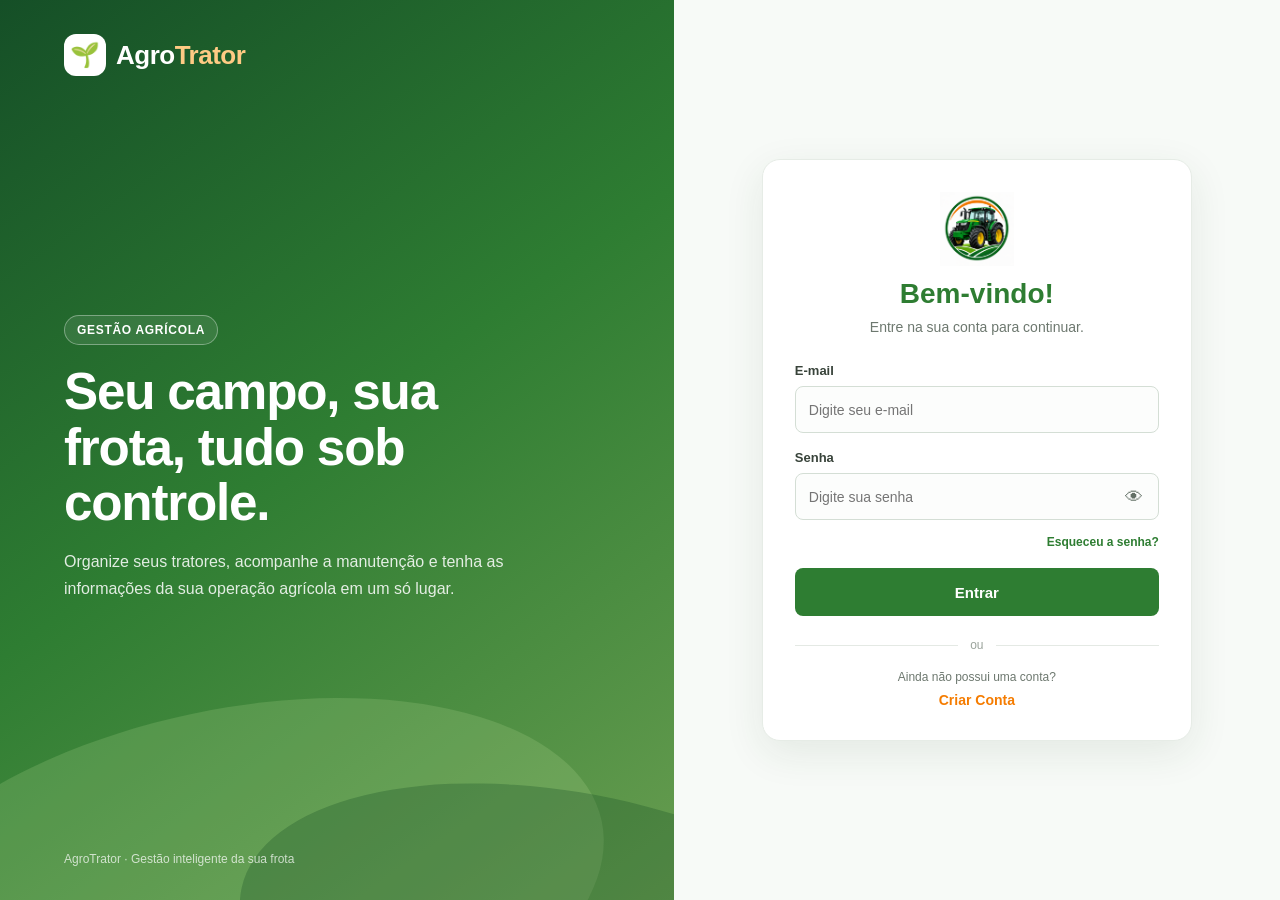
<file: home.html>
<!DOCTYPE html>
<html lang="pt-BR">
<head>
  <meta charset="UTF-8">
  <meta name="viewport" content="width=device-width, initial-scale=1.0">
  <title>AgroTrator - Entrar</title>

  <style>
    * {
      box-sizing: border-box;
      margin: 0;
      padding: 0;
    }

    :root {
      --green: #2e7d32;
      --green-dark: #1e5d2a;
      --orange: #f57c00;
      --ink: #26332a;
      --muted: #6d786f;
    }

    html, body {
      min-height: 100%;
    }

    body {
      min-height: 100vh;
      min-height: 100dvh;
      font-family: Arial, Helvetica, sans-serif;
      color: var(--ink);
      background: #edf4ed;
    }

    .page {
      min-height: 100vh;
      min-height: 100dvh;
      display: grid;
      grid-template-columns: minmax(330px, 1fr) minmax(380px, 0.9fr);
      background: #f7faf7;
    }

    .welcome {
      position: relative;
      min-height: 100vh;
      overflow: hidden;
      padding: 34px clamp(28px, 5vw, 72px);
      display: flex;
      flex-direction: column;
      justify-content: space-between;
      color: white;
      background: linear-gradient(
        145deg,
        #154f27 0%,
        #2e7d32 48%,
        #689d50 100%
      );
      isolation: isolate;
    }

    .welcome::before,
    .welcome::after {
      content: "";
      position: absolute;
      z-index: -1;
      border-radius: 50%;
      pointer-events: none;
    }

    .welcome::before {
      width: 760px;
      height: 380px;
      left: -150px;
      bottom: -190px;
      background: rgba(184, 220, 151, .2);
      transform: rotate(-12deg);
    }

    .welcome::after {
      width: 690px;
      height: 330px;
      right: -250px;
      bottom: -225px;
      background: rgba(9, 65, 31, .25);
      transform: rotate(12deg);
    }

    .brand {
      display: inline-flex;
      align-items: center;
      gap: 10px;
      color: white;
      font-size: 26px;
      font-weight: 800;
      letter-spacing: -.5px;
      text-decoration: none;
    }

    .brand-mark {
      width: 42px;
      height: 42px;
      border-radius: 12px;
      display: grid;
      place-items: center;
      color: var(--green-dark);
      background: white;
      font-size: 24px;
    }

    .brand-name {
      color: white;
    }

    .brand-name span {
      color: #ffcb84;
    }

    .welcome-copy {
      width: min(520px, 100%);
      margin: 55px 0 65px;
    }

    .eyebrow {
      display: inline-block;
      padding: 7px 12px;
      border: 1px solid rgba(255,255,255,.35);
      border-radius: 24px;
      background: rgba(255,255,255,.09);
      font-size: 12px;
      font-weight: 700;
      letter-spacing: .7px;
      text-transform: uppercase;
      margin-bottom: 19px;
    }

    .welcome-copy h1 {
      max-width: 500px;
      font-size: clamp(34px, 4vw, 54px);
      line-height: 1.08;
      letter-spacing: -1.2px;
      margin-bottom: 18px;
    }

    .welcome-copy p {
      max-width: 450px;
      color: rgba(255,255,255,.86);
      font-size: 16px;
      line-height: 1.7;
    }

    .welcome-foot {
      color: rgba(255,255,255,.72);
      font-size: 12px;
    }

    /* FORMULÁRIO */

    .login-side {
      display: flex;
      justify-content: center;
      align-items: center;
      padding: 38px clamp(22px, 4vw, 60px);
      min-width: 0;
    }

    .login-card {
      width: 100%;
      max-width: 430px;
      padding: 32px;
      background: white;
      border: 1px solid #e6ece6;
      border-radius: 18px;
      box-shadow: 0 12px 40px rgba(31, 68, 37, .09);
    }

    .logo-wrap {
      display: flex;
      justify-content: center;
      margin-bottom: 12px;
    }

    .logo {
      display: block;
      width: 100px;
      height: 74px;
      object-fit: contain;
    }

    .login-card h2 {
      text-align: center;
      color: var(--green);
      font-size: 28px;
      margin-bottom: 7px;
    }

    .subtitle {
      text-align: center;
      color: var(--muted);
      font-size: 14px;
      line-height: 1.5;
      margin-bottom: 25px;
    }

    .field {
      margin-bottom: 17px;
    }

    .field label {
      display: block;
      margin-bottom: 8px;
      color: #38433a;
      font-size: 13px;
      font-weight: 700;
    }

    .field input {
      width: 100%;
      height: 47px;
      border: 1px solid #d4ded5;
      border-radius: 8px;
      background: #fcfdfc;
      color: var(--ink);
      padding: 0 13px;
      font: inherit;
      font-size: 14px;
      outline: none;
    }

    .field input:focus {
      border-color: var(--green);
      box-shadow: 0 0 0 3px rgba(46,125,50,.12);
    }

    .password-wrap {
      position: relative;
    }

    .password-wrap input {
      padding-right: 48px;
    }

    .toggle-password {
      position: absolute;
      top: 50%;
      right: 13px;
      transform: translateY(-50%);
      border: 0;
      background: transparent;
      color: #637066;
      cursor: pointer;
      font-size: 18px;
      padding: 3px;
    }

    .forgot-row {
      display: flex;
      justify-content: flex-end;
      margin: -2px 0 19px;
    }

    .text-link {
      border: 0;
      background: none;
      color: var(--green);
      cursor: pointer;
      font-size: 12px;
      font-weight: 700;
    }

    .text-link:hover {
      text-decoration: underline;
    }

    .submit-button {
      width: 100%;
      min-height: 48px;
      border: 0;
      border-radius: 8px;
      background: var(--green);
      color: white;
      font-size: 15px;
      font-weight: 700;
      cursor: pointer;
      transition: background .2s;
    }

    .submit-button:hover {
      background: var(--green-dark);
    }

    .divider {
      display: flex;
      align-items: center;
      gap: 12px;
      margin: 22px 0 18px;
      color: #9aa39b;
      font-size: 12px;
    }

    .divider::before,
    .divider::after {
      content: "";
      flex: 1;
      height: 1px;
      background: #e4e9e4;
    }

    .signup {
      text-align: center;
      color: var(--muted);
      font-size: 12px;
    }

    .signup button {
      display: block;
      margin: 8px auto 0;
      border: 0;
      background: transparent;
      color: var(--orange);
      font-weight: 800;
      cursor: pointer;
      font-size: 14px;
    }

    .message {
      display: none;
      margin-top: 14px;
      border-radius: 8px;
      padding: 11px 12px;
      background: #fff3e6;
      color: #884600;
      font-size: 12px;
      line-height: 1.5;
    }

    .message.show {
      display: block;
    }

    /* TABLETS E CELULARES */

    @media (max-width: 850px) {
      .page {
        grid-template-columns: minmax(0, 1fr);
      }

      .welcome {
        min-height: auto;
        padding: 23px 6%;
      }

      .welcome-copy {
        margin: 40px 0 15px;
      }

      .welcome-copy h1 {
        font-size: 34px;
      }

      .welcome-copy p {
        font-size: 14px;
      }

      .welcome-foot {
        display: none;
      }

      .login-side {
        padding: 28px 18px 40px;
      }

      .login-card {
        max-width: 440px;
        padding: 28px;
      }
    }

    @media (max-width: 420px) {
      .welcome-copy h1 {
        font-size: 29px;
      }

      .login-card {
        padding: 24px 20px;
      }
    }
  </style>
</head>

<body>
  <main class="page">

    <!-- LADO VERDE -->
    <section class="welcome">

      <a class="brand" href="index.html" aria-label="AgroTrator - início">
        <span class="brand-mark">🌱</span>
        <span class="brand-name">Agro<span>Trator</span></span>
      </a>

      <div class="welcome-copy">
        <div class="eyebrow">Gestão agrícola</div>

        <h1>Seu campo, sua frota, tudo sob controle.</h1>

        <p>
          Organize seus tratores, acompanhe a manutenção e tenha
          as informações da sua operação agrícola em um só lugar.
        </p>
      </div>

      <div class="welcome-foot">
        AgroTrator · Gestão inteligente da sua frota
      </div>

    </section>

    <!-- LADO DO LOGIN -->
    <section class="login-side">

      <div class="login-card">

        <div class="logo-wrap">
          <img
            src="imagens/imagens/logo trator.png"
            alt="Logo AgroTrator"
            class="logo"
            onerror="this.style.display='none'"
          >
        </div>

        <h2>Bem-vindo!</h2>

        <p class="subtitle">
          Entre na sua conta para continuar.
        </p>

        <form id="login-form">

          <div class="field">
            <label for="email">E-mail</label>

            <input
              type="email"
              id="email"
              name="email"
              placeholder="Digite seu e-mail"
              autocomplete="username"
              required
            >
          </div>

          <div class="field">
            <label for="senha">Senha</label>

            <div class="password-wrap">
              <input
                type="password"
                id="senha"
                name="senha"
                placeholder="Digite sua senha"
                autocomplete="current-password"
                required
              >

              <button
                class="toggle-password"
                id="toggle-password"
                type="button"
                aria-label="Mostrar senha"
              >👁</button>
            </div>
          </div>

          <div class="forgot-row">
            <button
              class="text-link"
              id="forgot-password"
              type="button"
            >Esqueceu a senha?</button>
          </div>

          <button class="submit-button" type="submit">
            Entrar
          </button>

          <div class="divider">ou</div>

          <div class="signup">
            Ainda não possui uma conta?

            <button id="create-account" type="button">
              Criar Conta
            </button>
          </div>

          <div class="message" id="message" role="status"></div>

        </form>
      </div>

    </section>
  </main>

  <script>
    const passwordInput = document.getElementById("senha");
    const message = document.getElementById("message");

    // Mostrar ou ocultar a senha
    document
      .getElementById("toggle-password")
      .addEventListener("click", function () {

        const show = passwordInput.type === "password";

        passwordInput.type = show ? "text" : "password";

        this.setAttribute(
          "aria-label",
          show ? "Ocultar senha" : "Mostrar senha"
        );
      });

    // Ao entrar, abre a página principal
    document
      .getElementById("login-form")
      .addEventListener("submit", function (event) {

        event.preventDefault();

        if (!this.checkValidity()) {
          this.reportValidity();
          return;
        }

        window.location.href = "./principal.html";
      });

    // Recuperação de senha demonstrativa
    document
      .getElementById("forgot-password")
      .addEventListener("click", function () {

        message.textContent =
          "A recuperação de senha precisa ser conectada ao sistema de cadastro.";

        message.classList.add("show");
      });

    // Cadastro demonstrativo
    document
      .getElementById("create-account")
      .addEventListener("click", function () {

        message.textContent =
          "Conecte este botão à página de cadastro do projeto.";

        message.classList.add("show");
      });
  </script>
</body>
</html>
</file>
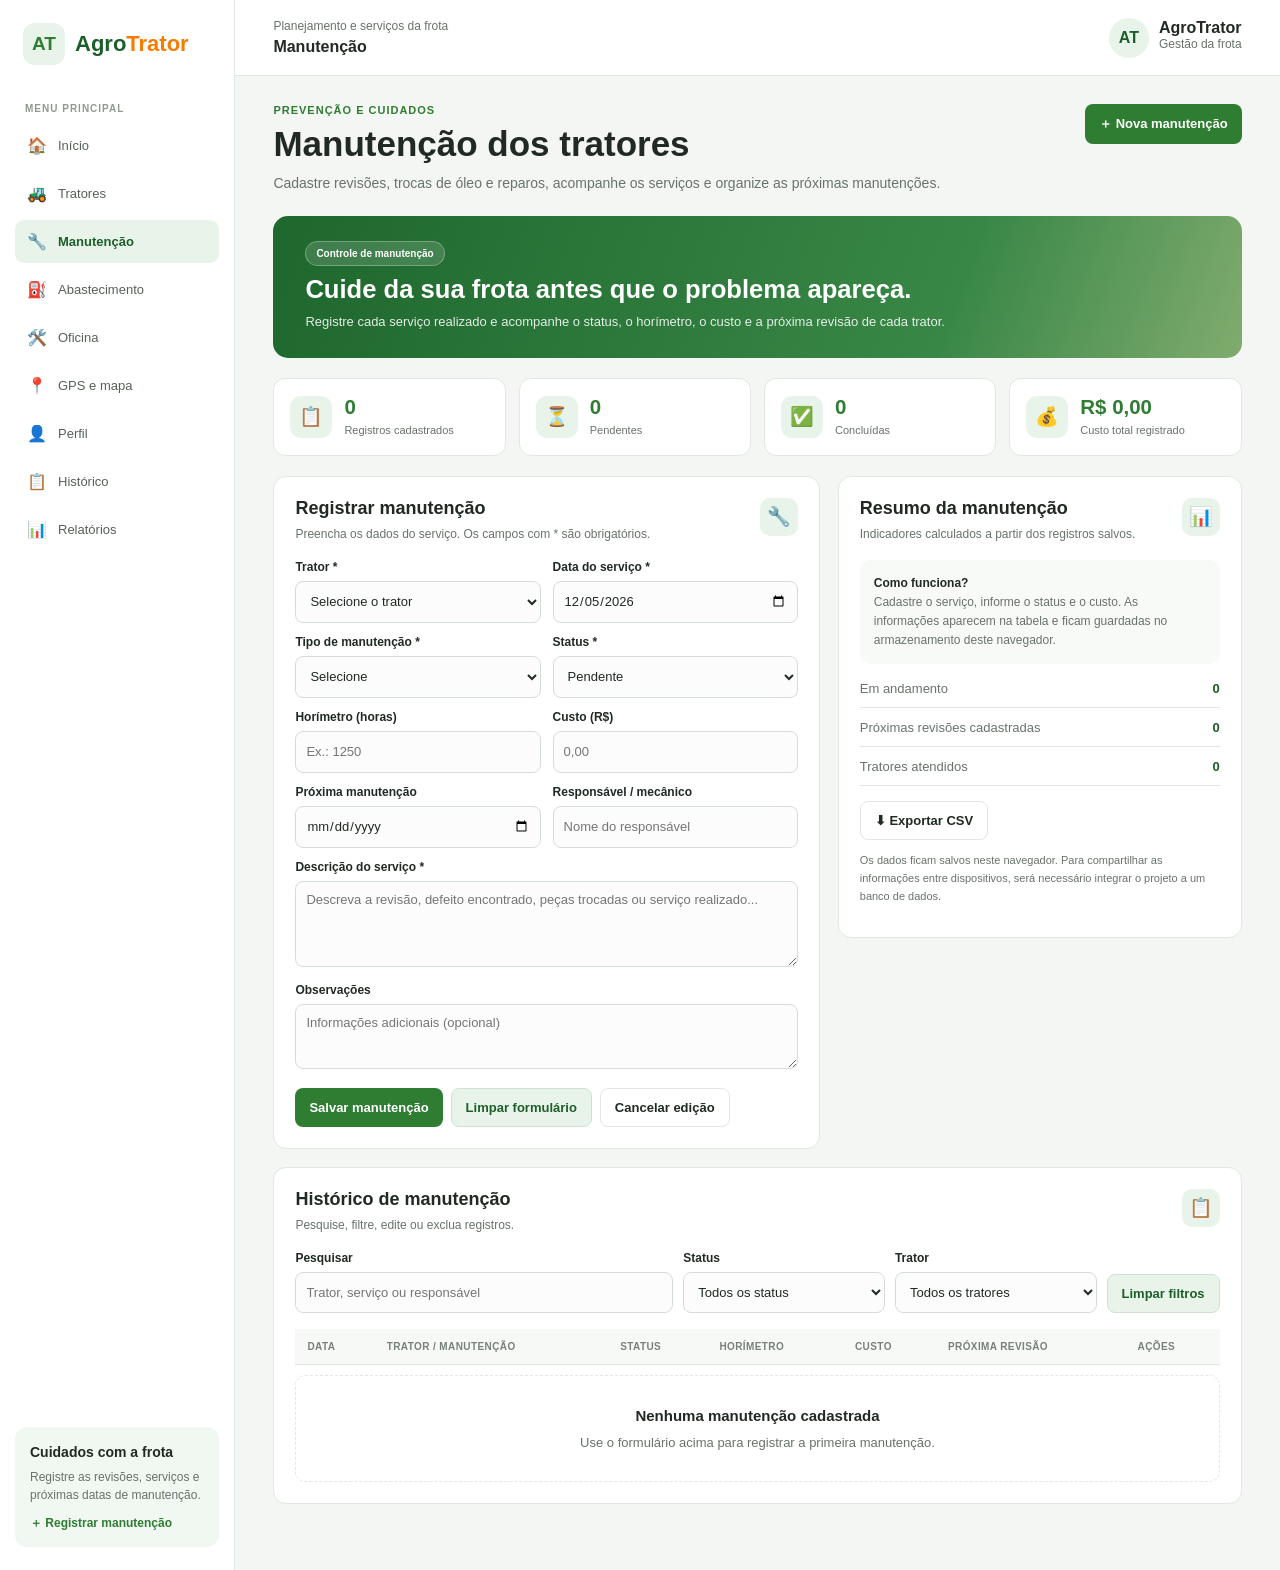
<file: manutenção.html>
<!DOCTYPE html>
<html lang="pt-BR">
<head>
<meta charset="UTF-8">
<meta name="viewport" content="width=device-width, initial-scale=1.0">
<title>AgroTrator | Manutenção</title>

<style>
:root {
  --green: #2e7d32;
  --dark: #1d5e2a;
  --soft: #e8f4e9;
  --orange: #f57c00;
  --bg: #f4f6f4;
  --text: #202a23;
  --muted: #68736a;
  --border: #e1e8e1;
  --red: #b42318;
}

* {
  box-sizing: border-box;
}

body {
  margin: 0;
  background: var(--bg);
  color: var(--text);
  font-family: Arial, Helvetica, sans-serif;
}

a {
  color: inherit;
  text-decoration: none;
}

button, input, select, textarea {
  font: inherit;
}

button {
  cursor: pointer;
}

.layout {
  min-height: 100vh;
  display: grid;
  grid-template-columns: 235px minmax(0, 1fr);
}

.sidebar {
  background: #fff;
  border-right: 1px solid var(--border);
  padding: 23px 15px;
  display: flex;
  flex-direction: column;
  gap: 28px;
}

.brand {
  display: flex;
  align-items: center;
  gap: 10px;
  padding: 0 8px;
  color: var(--dark);
  font-size: 22px;
  font-weight: 800;
}

.brand-icon {
  width: 42px;
  height: 42px;
  border-radius: 12px;
  background: var(--soft);
  display: grid;
  place-items: center;
  color: var(--green);
  font-size: 19px;
}

.orange {
  color: var(--orange);
}

.label {
  padding: 0 10px;
  color: #909990;
  font-size: 10px;
  font-weight: bold;
  text-transform: uppercase;
  letter-spacing: 1px;
}

.nav {
  display: grid;
  gap: 5px;
}

.nav a {
  display: flex;
  align-items: center;
  gap: 10px;
  padding: 12px 10px;
  border-radius: 9px;
  color: #566158;
  font-size: 13px;
}

.nav a:hover,
.nav a.active {
  background: var(--soft);
  color: var(--dark);
}

.nav a.active {
  font-weight: bold;
}

.nav-icon {
  width: 23px;
  flex-shrink: 0;
  text-align: center;
  font-size: 16px;
}

.help {
  margin-top: auto;
  padding: 15px;
  background: #f1f7f1;
  border-radius: 12px;
  color: var(--muted);
  font-size: 12px;
  line-height: 1.5;
}

.help strong {
  display: block;
  color: var(--text);
  margin-bottom: 5px;
  font-size: 14px;
}

.help a {
  display: block;
  margin-top: 10px;
  color: var(--green);
  font-weight: bold;
}

.main {
  min-width: 0;
}

.topbar {
  min-height: 76px;
  background: #fff;
  border-bottom: 1px solid var(--border);
  display: flex;
  align-items: center;
  justify-content: space-between;
  padding: 15px clamp(18px, 3vw, 40px);
  gap: 12px;
}

.topbar small {
  display: block;
  color: var(--muted);
  font-size: 12px;
  margin-bottom: 5px;
}

.topbar strong {
  font-size: 16px;
}

.user {
  display: flex;
  align-items: center;
  gap: 10px;
}

.avatar {
  width: 40px;
  height: 40px;
  border-radius: 50%;
  display: grid;
  place-items: center;
  background: var(--soft);
  color: var(--dark);
  font-weight: bold;
}

.content {
  max-width: 1600px;
  margin: auto;
  padding: 28px clamp(18px, 3vw, 40px) 48px;
}

.intro {
  display: flex;
  align-items: flex-start;
  justify-content: space-between;
  gap: 20px;
  margin-bottom: 22px;
}

.eyebrow {
  color: var(--green);
  font-size: 11px;
  font-weight: bold;
  letter-spacing: 1px;
  text-transform: uppercase;
  margin-bottom: 8px;
}

h1 {
  margin: 0 0 8px;
  font-size: clamp(28px, 3vw, 35px);
}

.intro p {
  margin: 0;
  color: var(--muted);
  font-size: 14px;
  line-height: 1.6;
}

.btn {
  border: 0;
  border-radius: 8px;
  padding: 11px 14px;
  font-size: 13px;
  font-weight: bold;
  display: inline-flex;
  align-items: center;
  justify-content: center;
  gap: 6px;
}

.btn-green {
  background: var(--green);
  color: #fff;
}

.btn-green:hover {
  background: var(--dark);
}

.btn-light {
  background: var(--soft);
  color: var(--dark);
  border: 1px solid #cfe2d1;
}

.btn-white {
  background: #fff;
  border: 1px solid var(--border);
  color: var(--text);
}

.btn-red {
  background: #fff7f6;
  color: var(--red);
  border: 1px solid #f1d6d2;
}

.banner {
  background: linear-gradient(110deg, #1e672d, #398747 70%, #80ac6e);
  color: white;
  border-radius: 15px;
  padding: 25px 32px;
  margin-bottom: 20px;
}

.tag {
  display: inline-block;
  padding: 6px 10px;
  border: 1px solid #ffffff45;
  background: #ffffff25;
  border-radius: 18px;
  font-size: 10px;
  font-weight: bold;
  margin-bottom: 9px;
}

.banner h2 {
  margin: 0 0 8px;
  font-size: clamp(22px, 2vw, 27px);
}

.banner p {
  margin: 0;
  font-size: 13px;
  color: #ffffffdf;
  line-height: 1.6;
  max-width: 760px;
}

.stats {
  display: grid;
  grid-template-columns: repeat(4, minmax(0, 1fr));
  gap: 13px;
  margin-bottom: 20px;
}

.stat {
  display: flex;
  align-items: center;
  gap: 12px;
  background: #fff;
  border: 1px solid var(--border);
  border-radius: 12px;
  padding: 16px;
  min-width: 0;
}

.stat-icon {
  width: 42px;
  height: 42px;
  border-radius: 11px;
  background: var(--soft);
  display: grid;
  place-items: center;
  flex-shrink: 0;
  font-size: 19px;
}

.stat strong {
  color: var(--green);
  display: block;
  font-size: clamp(17px, 1.6vw, 22px);
  margin-bottom: 4px;
  overflow-wrap: anywhere;
}

.stat span {
  color: var(--muted);
  display: block;
  font-size: 11px;
  line-height: 1.4;
}

.columns {
  display: grid;
  grid-template-columns: minmax(0, 1.15fr) minmax(280px, .85fr);
  gap: 18px;
  align-items: start;
}

.panel {
  background: #fff;
  border: 1px solid var(--border);
  border-radius: 13px;
  padding: 21px;
  min-width: 0;
  margin-bottom: 18px;
}

.panel-head {
  display: flex;
  justify-content: space-between;
  align-items: flex-start;
  gap: 12px;
  margin-bottom: 17px;
}

.panel-head h2 {
  font-size: 18px;
  margin: 0 0 6px;
}

.panel-head p {
  font-size: 12px;
  color: var(--muted);
  line-height: 1.5;
  margin: 0;
}

.panel-icon {
  width: 38px;
  height: 38px;
  background: var(--soft);
  display: grid;
  place-items: center;
  border-radius: 10px;
  flex-shrink: 0;
  font-size: 19px;
}

.field-grid {
  display: grid;
  grid-template-columns: 1fr 1fr;
  gap: 12px;
}

.field {
  min-width: 0;
}

.field.full {
  grid-column: 1 / -1;
}

.field label {
  display: block;
  font-weight: bold;
  font-size: 12px;
  margin-bottom: 7px;
}

.field input,
.field select,
.field textarea {
  width: 100%;
  border: 1px solid #d5ded6;
  border-radius: 8px;
  background: #fbfcfb;
  padding: 10px;
  font-size: 13px;
  outline: none;
  color: var(--text);
}

.field input,
.field select {
  height: 42px;
}

.field textarea {
  resize: vertical;
  min-height: 86px;
}

.field input:focus,
.field select:focus,
.field textarea:focus {
  border-color: var(--green);
}

.actions {
  display: flex;
  flex-wrap: wrap;
  gap: 8px;
  margin-top: 15px;
}

.tip {
  background: #f8faf8;
  border-radius: 10px;
  padding: 14px;
  font-size: 12px;
  color: var(--muted);
  line-height: 1.6;
}

.tip strong {
  color: var(--text);
}

.summary-list {
  display: grid;
  gap: 12px;
  margin-top: 17px;
}

.summary-row {
  display: flex;
  justify-content: space-between;
  gap: 12px;
  padding-bottom: 11px;
  border-bottom: 1px solid var(--border);
  font-size: 13px;
}

.summary-row span {
  color: var(--muted);
}

.summary-row strong {
  color: var(--dark);
}

.filters {
  display: grid;
  grid-template-columns: minmax(180px, 1.5fr) minmax(140px, .8fr) minmax(140px, .8fr) auto;
  gap: 10px;
  align-items: end;
  margin-bottom: 16px;
}

.filters .field input,
.filters .field select {
  height: 41px;
}

.table-wrap {
  width: 100%;
  overflow: auto;
}

table {
  width: 100%;
  border-collapse: collapse;
  min-width: 850px;
}

th {
  text-align: left;
  padding: 12px;
  background: #f7f9f7;
  border-bottom: 1px solid var(--border);
  color: #778179;
  font-size: 10px;
  text-transform: uppercase;
  letter-spacing: .4px;
  white-space: nowrap;
}

td {
  padding: 13px 12px;
  border-bottom: 1px solid #edf0ed;
  font-size: 13px;
  vertical-align: middle;
}

tbody tr:hover {
  background: #fbfdfb;
}

.subtext {
  display: block;
  font-size: 11px;
  color: var(--muted);
  margin-top: 4px;
}

.pill {
  display: inline-block;
  padding: 5px 8px;
  border-radius: 20px;
  font-size: 10px;
  font-weight: bold;
  white-space: nowrap;
}

.status-pendente {
  background: #fff0d9;
  color: #895900;
}

.status-andamento {
  background: #e8f1ff;
  color: #174ea6;
}

.status-concluida {
  background: #e8f4e9;
  color: #1d5e2a;
}

.status-cancelada {
  background: #fff0ef;
  color: #b42318;
}

.row-btn {
  padding: 7px 9px;
  font-size: 11px;
  margin: 2px;
}

.empty {
  padding: 28px 14px;
  margin-top: 10px;
  border: 1px dashed var(--border);
  border-radius: 10px;
  color: var(--muted);
  font-size: 13px;
  line-height: 1.6;
  text-align: center;
}

.empty strong {
  display: block;
  color: var(--text);
  font-size: 15px;
  margin-bottom: 5px;
}

.note {
  font-size: 11px;
  color: var(--muted);
  line-height: 1.6;
  margin-top: 12px;
}

.toast {
  position: fixed;
  bottom: 20px;
  right: 20px;
  display: none;
  background: #203d27;
  color: white;
  border-radius: 9px;
  padding: 13px 17px;
  z-index: 999;
  font-size: 13px;
  box-shadow: 0 5px 20px #0002;
}

.toast.show {
  display: block;
}

.mobile-nav {
  display: none;
}

@media (max-width: 1250px) {
  .layout {
    grid-template-columns: 205px minmax(0, 1fr);
  }

  .stats {
    grid-template-columns: repeat(2, minmax(0, 1fr));
  }

  .columns {
    grid-template-columns: 1fr;
  }

  .filters {
    grid-template-columns: 1fr 1fr;
  }

  .filters .search {
    grid-column: 1 / -1;
  }
}

@media (max-width: 760px) {
  .layout {
    display: block;
  }

  .sidebar {
    display: none;
  }

  .content {
    padding: 20px 13px 85px;
  }

  .intro {
    flex-direction: column;
  }

  .mobile-nav {
    position: fixed;
    bottom: 0;
    left: 0;
    right: 0;
    background: white;
    border-top: 1px solid var(--border);
    display: flex;
    justify-content: space-around;
    padding: 9px 3px;
    z-index: 100;
  }

  .mobile-nav a {
    color: var(--muted);
    font-size: 10px;
    display: flex;
    flex-direction: column;
    align-items: center;
    gap: 4px;
  }

  .mobile-nav span {
    font-size: 19px;
  }

  .user-meta {
    display: none;
  }
}

@media (max-width: 500px) {
  .stats {
    gap: 8px;
  }

  .stat {
    padding: 10px;
    gap: 7px;
  }

  .stat-icon {
    width: 32px;
    height: 32px;
  }

  .stat strong {
    font-size: 16px;
  }

  .field-grid,
  .filters {
    grid-template-columns: 1fr;
  }

  .field.full,
  .filters .search {
    grid-column: auto;
  }

  .panel {
    padding: 14px;
  }

  .banner {
    padding: 22px;
  }

  .filters .btn {
    width: 100%;
  }
}
</style>
</head>

<body>

<div class="layout">

  <aside class="sidebar">
    <a class="brand" href="principal.html">
      <span class="brand-icon">AT</span>
      <span>Agro<span class="orange">Trator</span></span>
    </a>

    <div>
      <p class="label">Menu principal</p>

      <nav class="nav">
        <a href="principal.html"><span class="nav-icon">🏠</span>Início</a>
        <a href="tratores.html"><span class="nav-icon">🚜</span>Tratores</a>
        <a class="active" href="manutencao.html"><span class="nav-icon">🔧</span>Manutenção</a>
        <a href="abastecimento.html"><span class="nav-icon">⛽</span>Abastecimento</a>
        <a href="oficina.html"><span class="nav-icon">🛠️</span>Oficina</a>
        <a href="mapa.html"><span class="nav-icon">📍</span>GPS e mapa</a>
        <a href="perfil.html"><span class="nav-icon">👤</span>Perfil</a>
        <a href="historico.html"><span class="nav-icon">📋</span>Histórico</a>
        <a href="relatorios.html"><span class="nav-icon">📊</span>Relatórios</a>
      </nav>
    </div>

    <div class="help">
      <strong>Cuidados com a frota</strong>
      Registre as revisões, serviços e próximas datas de manutenção.
      <a href="#maintenance-form">＋ Registrar manutenção</a>
    </div>
  </aside>

  <div class="main">
    <header class="topbar">
      <div>
        <small>Planejamento e serviços da frota</small>
        <strong>Manutenção</strong>
      </div>

      <a class="user" href="perfil.html">
        <div class="avatar">AT</div>
        <div class="user-meta">
          <strong>AgroTrator</strong>
          <small>Gestão da frota</small>
        </div>
      </a>
    </header>

    <main class="content">

      <section class="intro">
        <div>
          <div class="eyebrow">Prevenção e cuidados</div>
          <h1>Manutenção dos tratores</h1>
          <p>
            Cadastre revisões, trocas de óleo e reparos, acompanhe os
            serviços e organize as próximas manutenções.
          </p>
        </div>

        <button class="btn btn-green" id="go-form" type="button">
          ＋ Nova manutenção
        </button>
      </section>

      <section class="banner">
        <span class="tag">Controle de manutenção</span>
        <h2>Cuide da sua frota antes que o problema apareça.</h2>
        <p>
          Registre cada serviço realizado e acompanhe o status, o horímetro,
          o custo e a próxima revisão de cada trator.
        </p>
      </section>

      <section class="stats">
        <div class="stat">
          <div class="stat-icon">📋</div>
          <div>
            <strong id="stat-total">0</strong>
            <span>Registros cadastrados</span>
          </div>
        </div>

        <div class="stat">
          <div class="stat-icon">⏳</div>
          <div>
            <strong id="stat-pending">0</strong>
            <span>Pendentes</span>
          </div>
        </div>

        <div class="stat">
          <div class="stat-icon">✅</div>
          <div>
            <strong id="stat-done">0</strong>
            <span>Concluídas</span>
          </div>
        </div>

        <div class="stat">
          <div class="stat-icon">💰</div>
          <div>
            <strong id="stat-cost">R$ 0,00</strong>
            <span>Custo total registrado</span>
          </div>
        </div>
      </section>

      <div class="columns">

        <section class="panel" id="maintenance-form">
          <div class="panel-head">
            <div>
              <h2 id="form-title">Registrar manutenção</h2>
              <p>Preencha os dados do serviço. Os campos com * são obrigatórios.</p>
            </div>
            <div class="panel-icon">🔧</div>
          </div>

          <form id="form-maintenance">
            <div class="field-grid">

              <div class="field">
                <label for="tractor">Trator *</label>
                <select id="tractor" required>
                  <option value="">Selecione o trator</option>
                  <option>Valtra</option>
                  <option>New Holland</option>
                  <option>John Deere</option>
                  <option>Massey Ferguson</option>
                </select>
              </div>

              <div class="field">
                <label for="service-date">Data do serviço *</label>
                <input id="service-date" type="date" required>
              </div>

              <div class="field">
                <label for="type">Tipo de manutenção *</label>
                <select id="type" required>
                  <option value="">Selecione</option>
                  <option>Revisão preventiva</option>
                  <option>Troca de óleo</option>
                  <option>Troca de filtros</option>
                  <option>Motor</option>
                  <option>Sistema elétrico</option>
                  <option>Sistema hidráulico</option>
                  <option>Transmissão</option>
                  <option>Pneus e rodas</option>
                  <option>Lubrificação</option>
                  <option>Outro</option>
                </select>
              </div>

              <div class="field">
                <label for="status">Status *</label>
                <select id="status" required>
                  <option value="Pendente">Pendente</option>
                  <option value="Em andamento">Em andamento</option>
                  <option value="Concluída">Concluída</option>
                  <option value="Cancelada">Cancelada</option>
                </select>
              </div>

              <div class="field">
                <label for="hours">Horímetro (horas)</label>
                <input id="hours" type="number" min="0" step="0.1" placeholder="Ex.: 1250">
              </div>

              <div class="field">
                <label for="cost">Custo (R$)</label>
                <input id="cost" type="number" min="0" step="0.01" placeholder="0,00">
              </div>

              <div class="field">
                <label for="next-date">Próxima manutenção</label>
                <input id="next-date" type="date">
              </div>

              <div class="field">
                <label for="responsible">Responsável / mecânico</label>
                <input id="responsible" type="text" placeholder="Nome do responsável">
              </div>

              <div class="field full">
                <label for="description">Descrição do serviço *</label>
                <textarea id="description" placeholder="Descreva a revisão, defeito encontrado, peças trocadas ou serviço realizado..." required></textarea>
              </div>

              <div class="field full">
                <label for="notes">Observações</label>
                <textarea id="notes" placeholder="Informações adicionais (opcional)" style="min-height:65px"></textarea>
              </div>

            </div>

            <div class="actions">
              <button class="btn btn-green" id="save-button" type="submit">
                Salvar manutenção
              </button>
              <button class="btn btn-light" id="reset-button" type="button">
                Limpar formulário
              </button>
              <button class="btn btn-white" id="cancel-edit" type="button" hidden>
                Cancelar edição
              </button>
            </div>
          </form>
        </section>

        <aside>
          <section class="panel">
            <div class="panel-head">
              <div>
                <h2>Resumo da manutenção</h2>
                <p>Indicadores calculados a partir dos registros salvos.</p>
              </div>
              <div class="panel-icon">📊</div>
            </div>

            <div class="tip">
              <strong>Como funciona?</strong><br>
              Cadastre o serviço, informe o status e o custo. As informações
              aparecem na tabela e ficam guardadas no armazenamento deste navegador.
            </div>

            <div class="summary-list">
              <div class="summary-row">
                <span>Em andamento</span>
                <strong id="stat-progress">0</strong>
              </div>

              <div class="summary-row">
                <span>Próximas revisões cadastradas</span>
                <strong id="stat-next">0</strong>
              </div>

              <div class="summary-row">
                <span>Tratores atendidos</span>
                <strong id="stat-tractors">0</strong>
              </div>
            </div>

            <div class="actions">
              <button class="btn btn-white" id="export-csv" type="button">
                ⬇ Exportar CSV
              </button>
            </div>

            <p class="note">
              Os dados ficam salvos neste navegador. Para compartilhar as
              informações entre dispositivos, será necessário integrar o projeto
              a um banco de dados.
            </p>
          </section>
        </aside>

      </div>

      <section class="panel" id="maintenance-list">
        <div class="panel-head">
          <div>
            <h2>Histórico de manutenção</h2>
            <p>Pesquise, filtre, edite ou exclua registros.</p>
          </div>
          <div class="panel-icon">📋</div>
        </div>

        <div class="filters">
          <div class="field search">
            <label for="search">Pesquisar</label>
            <input id="search" type="search" placeholder="Trator, serviço ou responsável">
          </div>

          <div class="field">
            <label for="filter-status">Status</label>
            <select id="filter-status">
              <option value="todos">Todos os status</option>
              <option>Pendente</option>
              <option>Em andamento</option>
              <option>Concluída</option>
              <option>Cancelada</option>
            </select>
          </div>

          <div class="field">
            <label for="filter-tractor">Trator</label>
            <select id="filter-tractor">
              <option value="todos">Todos os tratores</option>
              <option>Valtra</option>
              <option>New Holland</option>
              <option>John Deere</option>
              <option>Massey Ferguson</option>
            </select>
          </div>

          <button class="btn btn-light" id="clear-filters" type="button">
            Limpar filtros
          </button>
        </div>

        <div class="table-wrap">
          <table>
            <thead>
              <tr>
                <th>Data</th>
                <th>Trator / manutenção</th>
                <th>Status</th>
                <th>Horímetro</th>
                <th>Custo</th>
                <th>Próxima revisão</th>
                <th>Ações</th>
              </tr>
            </thead>
            <tbody id="maintenance-body"></tbody>
          </table>
        </div>

        <div class="empty" id="empty">
          <strong>Nenhuma manutenção cadastrada</strong>
          Use o formulário acima para registrar a primeira manutenção.
        </div>
      </section>

    </main>
  </div>
</div>

<nav class="mobile-nav">
  <a href="principal.html"><span>🏠</span>Início</a>
  <a href="tratores.html"><span>🚜</span>Tratores</a>
  <a href="abastecimento.html"><span>⛽</span>Abastecer</a>
  <a href="manutencao.html"><span>🔧</span>Manutenção</a>
  <a href="mapa.html"><span>📍</span>GPS</a>
</nav>

<div class="toast" id="toast" role="status"></div>

<script>
(function () {
  'use strict';

  const STORAGE_KEY = 'agrotrator_manutencoes';
  const $ = id => document.getElementById(id);

  let records = loadRecords();
  let editingId = null;

  function loadRecords() {
    try {
      const value = JSON.parse(localStorage.getItem(STORAGE_KEY) || '[]');

      return Array.isArray(value)
        ? value.filter(r => r && typeof r === 'object')
        : [];
    } catch (error) {
      return [];
    }
  }

  function saveRecords() {
    try {
      localStorage.setItem(STORAGE_KEY, JSON.stringify(records));
      return true;
    } catch (error) {
      toast('Não foi possível salvar os dados neste navegador.');
      return false;
    }
  }

  function todayLocal() {
    const date = new Date();
    const offset = date.getTimezoneOffset();

    return new Date(
      date.getTime() - offset * 60000
    ).toISOString().slice(0, 10);
  }

  function number(value) {
    const n = Number(value);
    return Number.isFinite(n) ? n : 0;
  }

  function money(value) {
    return new Intl.NumberFormat('pt-BR', {
      style: 'currency',
      currency: 'BRL'
    }).format(number(value));
  }

  function dateBR(value) {
    if (!value) return '—';

    const parts = String(value).slice(0, 10).split('-');

    return parts.length === 3
      ? parts[2] + '/' + parts[1] + '/' + parts[0]
      : String(value);
  }

  function toast(message) {
    const element = $('toast');
    element.textContent = message;
    element.classList.add('show');

    window.setTimeout(() => {
      element.classList.remove('show');
    }, 2600);
  }

  function statusClass(status) {
    if (status === 'Concluída') return 'status-concluida';
    if (status === 'Em andamento') return 'status-andamento';
    if (status === 'Cancelada') return 'status-cancelada';

    return 'status-pendente';
  }

  function updateStats() {
    $('stat-total').textContent = records.length;

    $('stat-pending').textContent = records.filter(
      r => r.status === 'Pendente'
    ).length;

    $('stat-progress').textContent = records.filter(
      r => r.status === 'Em andamento'
    ).length;

    $('stat-done').textContent = records.filter(
      r => r.status === 'Concluída'
    ).length;

    $('stat-cost').textContent = money(
      records.reduce((sum, r) => sum + number(r.cost), 0)
    );

    $('stat-tractors').textContent = new Set(
      records.map(r => r.tractor).filter(Boolean)
    ).size;

    $('stat-next').textContent = records.filter(
      r => r.nextDate && r.status !== 'Cancelada'
    ).length;
  }

  function filteredRecords() {
    const query = $('search').value.trim().toLocaleLowerCase('pt-BR');
    const status = $('filter-status').value;
    const tractor = $('filter-tractor').value;

    return records
      .map((record, index) => ({ record, index }))
      .filter(({ record: r }) => {
        const text = [
          r.tractor,
          r.type,
          r.description,
          r.responsible,
          r.notes,
          r.status,
          r.date,
          r.nextDate
        ].join(' ').toLocaleLowerCase('pt-BR');

        return (
          (!query || text.includes(query)) &&
          (status === 'todos' || r.status === status) &&
          (tractor === 'todos' || r.tractor === tractor)
        );
      })
      .sort((a, b) =>
        String(b.record.date || '').localeCompare(
          String(a.record.date || '')
        )
      );
  }

  function makeCell(row, text, className) {
    const cell = document.createElement('td');

    cell.textContent = text == null || text === ''
      ? '—'
      : String(text);

    if (className) {
      cell.className = className;
    }

    row.appendChild(cell);
    return cell;
  }

  function render() {
    const tbody = $('maintenance-body');
    tbody.replaceChildren();

    const list = filteredRecords();

    list.forEach(({ record: r }) => {
      const row = document.createElement('tr');

      makeCell(row, dateBR(r.date));

      const descCell = document.createElement('td');

      const tractor = document.createElement('strong');
      tractor.textContent = r.tractor || 'Trator não informado';

      const detail = document.createElement('span');
      detail.className = 'subtext';
      detail.textContent = r.type || 'Manutenção';

      descCell.append(tractor, detail);
      row.appendChild(descCell);

      const statusCell = document.createElement('td');
      const badge = document.createElement('span');

      badge.className = 'pill ' + statusClass(r.status);
      badge.textContent = r.status || 'Pendente';

      statusCell.appendChild(badge);
      row.appendChild(statusCell);

      makeCell(
        row,
        r.hours ? number(r.hours).toLocaleString('pt-BR') + ' h' : '—'
      );

      makeCell(row, money(r.cost));
      makeCell(row, dateBR(r.nextDate));

      const actions = document.createElement('td');
      actions.style.whiteSpace = 'nowrap';

      const edit = document.createElement('button');
      edit.type = 'button';
      edit.className = 'btn btn-light row-btn';
      edit.textContent = 'Editar';

      edit.addEventListener('click', () => startEdit(r.id));

      const del = document.createElement('button');
      del.type = 'button';
      del.className = 'btn btn-red row-btn';
      del.textContent = 'Excluir';

      del.addEventListener('click', () => deleteRecord(r.id));

      actions.append(edit, del);
      row.appendChild(actions);
      tbody.appendChild(row);
    });

    $('empty').style.display = list.length ? 'none' : 'block';

    updateStats();
  }

  function resetForm() {
    $('form-maintenance').reset();
    $('service-date').value = todayLocal();
    $('status').value = 'Pendente';

    editingId = null;

    $('form-title').textContent = 'Registrar manutenção';
    $('save-button').textContent = 'Salvar manutenção';
    $('cancel-edit').hidden = true;

    const params = new URLSearchParams(window.location.search);
    const model = (params.get('modelo') || '').toLocaleLowerCase('pt-BR');

    const map = {
      'valtra': 'Valtra',
      'new holland': 'New Holland',
      'new-holland': 'New Holland',
      'john deere': 'John Deere',
      'john-deere': 'John Deere',
      'massey ferguson': 'Massey Ferguson',
      'massey-ferguson': 'Massey Ferguson'
    };

    if (map[model]) {
      $('tractor').value = map[model];
    }
  }

  function startEdit(id) {
    const r = records.find(item => String(item.id) === String(id));
    if (!r) return;

    editingId = r.id;

    $('tractor').value = r.tractor || '';
    $('service-date').value = r.date || todayLocal();
    $('type').value = r.type || '';
    $('status').value = r.status || 'Pendente';
    $('hours').value = r.hours ?? '';
    $('cost').value = r.cost ?? '';
    $('next-date').value = r.nextDate || '';
    $('responsible').value = r.responsible || '';
    $('description').value = r.description || '';
    $('notes').value = r.notes || '';

    $('form-title').textContent = 'Editar manutenção';
    $('save-button').textContent = 'Salvar alterações';
    $('cancel-edit').hidden = false;

    $('maintenance-form').scrollIntoView({
      behavior: 'smooth',
      block: 'start'
    });
  }

  function deleteRecord(id) {
    const record = records.find(r => String(r.id) === String(id));

    if (
      !record ||
      !confirm('Deseja excluir este registro de manutenção?')
    ) {
      return;
    }

    const old = records;

    records = records.filter(r => String(r.id) !== String(id));

    if (saveRecords()) {
      render();
      toast('Registro excluído.');
    } else {
      records = old;
      render();
    }
  }

  $('form-maintenance').addEventListener('submit', function (event) {
    event.preventDefault();

    const record = {
      id: editingId ||
        (Date.now().toString() + Math.random().toString(16).slice(2)),
      tractor: $('tractor').value,
      date: $('service-date').value,
      type: $('type').value,
      status: $('status').value,
      hours: $('hours').value,
      cost: number($('cost').value),
      nextDate: $('next-date').value,
      responsible: $('responsible').value.trim(),
      description: $('description').value.trim(),
      notes: $('notes').value.trim(),
      updatedAt: new Date().toISOString()
    };

    if (
      !record.tractor ||
      !record.date ||
      !record.type ||
      !record.description
    ) {
      toast('Preencha todos os campos obrigatórios.');
      return;
    }

    const previous = records.slice();
    const wasEditing = editingId !== null;

    if (editingId) {
      const index = records.findIndex(
        r => String(r.id) === String(editingId)
      );

      if (index < 0) {
        toast('Este registro não foi encontrado.');
        return;
      }

      records[index] = record;
    } else {
      records.push(record);
    }

    if (saveRecords()) {
      resetForm();
      render();

      toast(
        wasEditing
          ? 'Manutenção atualizada.'
          : 'Manutenção salva com sucesso.'
      );

      $('maintenance-list').scrollIntoView({
        behavior: 'smooth',
        block: 'start'
      });
    } else {
      records = previous;
      render();
    }
  });

  $('reset-button').addEventListener('click', resetForm);
  $('cancel-edit').addEventListener('click', resetForm);

  $('go-form').addEventListener('click', () => {
    $('maintenance-form').scrollIntoView({
      behavior: 'smooth',
      block: 'start'
    });
  });

  $('search').addEventListener('input', render);
  $('filter-status').addEventListener('change', render);
  $('filter-tractor').addEventListener('change', render);

  $('clear-filters').addEventListener('click', () => {
    $('search').value = '';
    $('filter-status').value = 'todos';
    $('filter-tractor').value = 'todos';
    render();
  });

  $('export-csv').addEventListener('click', () => {
    const list = filteredRecords().map(item => item.record);

    if (!list.length) {
      alert('Não há registros para exportar.');
      return;
    }

    const rows = [[
      'Data',
      'Trator',
      'Tipo',
      'Status',
      'Horímetro',
      'Custo',
      'Próxima manutenção',
      'Responsável',
      'Descrição',
      'Observações'
    ]];

    list.forEach(r => {
      rows.push([
        r.date,
        r.tractor,
        r.type,
        r.status,
        r.hours,
        r.cost,
        r.nextDate,
        r.responsible,
        r.description,
        r.notes
      ]);
    });

    const csv = '\uFEFF' + rows.map(row =>
      row.map(value =>
        '"' + String(value ?? '').replace(/"/g, '""') + '"'
      ).join(';')
    ).join('\r\n');

    const url = URL.createObjectURL(
      new Blob([csv], { type: 'text/csv;charset=utf-8;' })
    );

    const link = document.createElement('a');
    link.href = url;
    link.download = 'manutencoes-agrotrator.csv';

    document.body.appendChild(link);
    link.click();
    link.remove();

    URL.revokeObjectURL(url);
  });

  resetForm();
  render();
})();
</script>

</body>
</html>
</file>
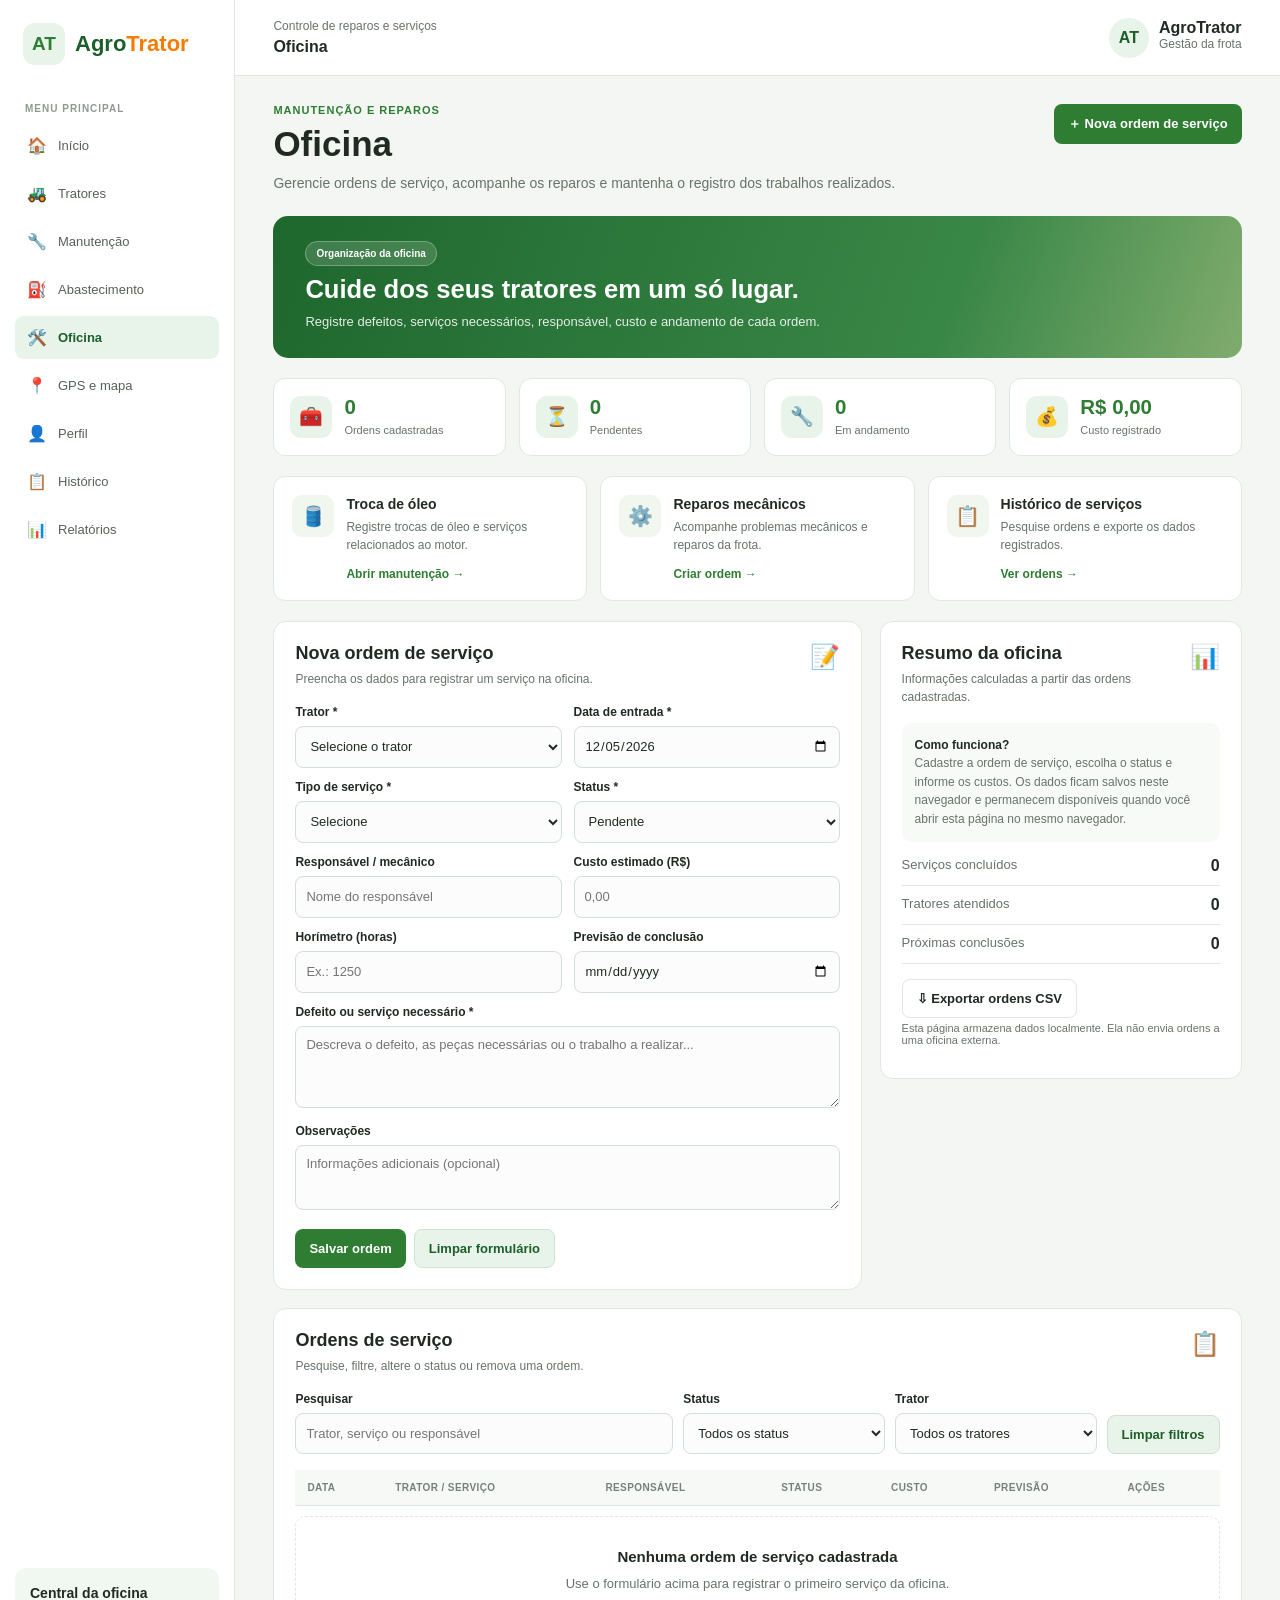
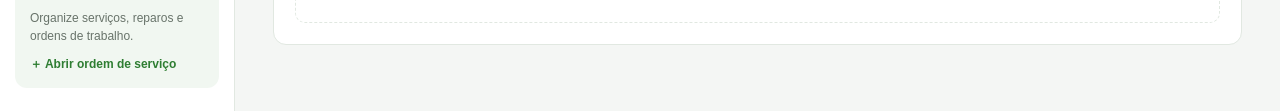
<file: oficina.html>
<!DOCTYPE html>
<html lang="pt-BR">
<head>
<meta charset="UTF-8">
<meta name="viewport" content="width=device-width, initial-scale=1.0">
<title>AgroTrator - Oficina</title>

<style>
:root {
  --green: #2e7d32;
  --dark: #1d5e2a;
  --soft: #e8f4e9;
  --orange: #f57c00;
  --bg: #f4f6f4;
  --text: #202a23;
  --muted: #68736a;
  --border: #e1e8e1;
  --red: #b42318;
}

* {
  box-sizing: border-box;
}

body {
  margin: 0;
  background: var(--bg);
  color: var(--text);
  font-family: Arial, Helvetica, sans-serif;
}

a {
  color: inherit;
  text-decoration: none;
}

button, input, select, textarea {
  font: inherit;
}

button {
  cursor: pointer;
}

.layout {
  min-height: 100vh;
  display: grid;
  grid-template-columns: 235px minmax(0, 1fr);
}

.sidebar {
  background: #fff;
  border-right: 1px solid var(--border);
  padding: 23px 15px;
  display: flex;
  flex-direction: column;
  gap: 28px;
}

.brand {
  display: flex;
  align-items: center;
  gap: 10px;
  padding: 0 8px;
  color: var(--dark);
  font-size: 22px;
  font-weight: 800;
}

.brand-icon {
  width: 42px;
  height: 42px;
  border-radius: 12px;
  background: var(--soft);
  display: grid;
  place-items: center;
  color: var(--green);
  font-size: 19px;
  font-weight: 800;
}

.orange {
  color: var(--orange);
}

.label {
  padding: 0 10px;
  color: #909990;
  font-size: 10px;
  font-weight: bold;
  text-transform: uppercase;
  letter-spacing: 1px;
}

.nav {
  display: grid;
  gap: 5px;
}

.nav a {
  display: flex;
  align-items: center;
  gap: 10px;
  padding: 12px 10px;
  border-radius: 9px;
  color: #566158;
  font-size: 13px;
}

.nav a:hover,
.nav a.active {
  background: var(--soft);
  color: var(--dark);
}

.nav a.active {
  font-weight: bold;
}

.nav-icon {
  width: 23px;
  flex-shrink: 0;
  text-align: center;
  font-size: 16px;
}

.help {
  margin-top: auto;
  padding: 15px;
  background: #f1f7f1;
  border-radius: 12px;
  color: var(--muted);
  font-size: 12px;
  line-height: 1.5;
}

.help strong {
  display: block;
  color: var(--text);
  margin-bottom: 5px;
  font-size: 14px;
}

.help a {
  display: block;
  margin-top: 10px;
  color: var(--green);
  font-weight: bold;
}

.main {
  min-width: 0;
}

.topbar {
  min-height: 76px;
  background: #fff;
  border-bottom: 1px solid var(--border);
  display: flex;
  align-items: center;
  justify-content: space-between;
  padding: 15px clamp(18px, 3vw, 40px);
  gap: 12px;
}

.topbar small {
  display: block;
  color: var(--muted);
  font-size: 12px;
  margin-bottom: 5px;
}

.topbar strong {
  font-size: 16px;
}

.user {
  display: flex;
  align-items: center;
  gap: 10px;
}

.avatar {
  width: 40px;
  height: 40px;
  border-radius: 50%;
  display: grid;
  place-items: center;
  background: var(--soft);
  color: var(--dark);
  font-weight: bold;
}

.content {
  max-width: 1600px;
  margin: auto;
  padding: 28px clamp(18px, 3vw, 40px) 48px;
}

.intro {
  display: flex;
  align-items: flex-start;
  justify-content: space-between;
  gap: 20px;
  margin-bottom: 22px;
}

.eyebrow {
  color: var(--green);
  font-size: 11px;
  font-weight: bold;
  letter-spacing: 1px;
  text-transform: uppercase;
  margin-bottom: 8px;
}

h1 {
  margin: 0 0 8px;
  font-size: clamp(28px, 3vw, 35px);
}

.intro p {
  margin: 0;
  color: var(--muted);
  font-size: 14px;
  line-height: 1.6;
}

.btn {
  border: 0;
  border-radius: 8px;
  padding: 11px 14px;
  font-size: 13px;
  font-weight: bold;
  display: inline-flex;
  align-items: center;
  justify-content: center;
  gap: 6px;
}

.btn-green {
  background: var(--green);
  color: white;
}

.btn-green:hover {
  background: var(--dark);
}

.btn-light {
  background: var(--soft);
  color: var(--dark);
  border: 1px solid #cfe2d1;
}

.btn-white {
  background: #fff;
  border: 1px solid var(--border);
  color: var(--text);
}

.btn-red {
  background: #fff7f6;
  color: var(--red);
  border: 1px solid #f1d6d2;
}

.banner {
  background: linear-gradient(110deg, #1e672d, #398747 70%, #80ac6e);
  color: white;
  border-radius: 15px;
  padding: 25px 32px;
  margin-bottom: 20px;
}

.tag {
  display: inline-block;
  padding: 6px 10px;
  border: 1px solid #ffffff45;
  background: #ffffff25;
  border-radius: 18px;
  font-size: 10px;
  font-weight: bold;
  margin-bottom: 9px;
}

.banner h2 {
  margin: 0 0 8px;
  font-size: clamp(22px, 2vw, 27px);
}

.banner p {
  margin: 0;
  font-size: 13px;
  color: #ffffffdf;
  line-height: 1.6;
  max-width: 760px;
}

.stats {
  display: grid;
  grid-template-columns: repeat(4, minmax(0, 1fr));
  gap: 13px;
  margin-bottom: 20px;
}

.stat {
  display: flex;
  align-items: center;
  gap: 12px;
  background: white;
  border: 1px solid var(--border);
  border-radius: 12px;
  padding: 16px;
  min-width: 0;
}

.stat-icon {
  width: 42px;
  height: 42px;
  border-radius: 11px;
  background: var(--soft);
  display: grid;
  place-items: center;
  flex-shrink: 0;
  font-size: 19px;
}

.stat strong {
  color: var(--green);
  display: block;
  font-size: clamp(17px, 1.6vw, 22px);
  margin-bottom: 4px;
  overflow-wrap: anywhere;
}

.stat span {
  color: var(--muted);
  display: block;
  font-size: 11px;
  line-height: 1.4;
}

.quick-grid {
  display: grid;
  grid-template-columns: repeat(3, minmax(0, 1fr));
  gap: 13px;
  margin-bottom: 20px;
}

.quick {
  background: white;
  border: 1px solid var(--border);
  border-radius: 12px;
  padding: 18px;
  display: flex;
  gap: 12px;
  align-items: flex-start;
}

.quick-icon {
  width: 42px;
  height: 42px;
  background: #f1f6ee;
  border-radius: 10px;
  display: grid;
  place-items: center;
  font-size: 20px;
  flex-shrink: 0;
}

.quick h3 {
  font-size: 14px;
  margin: 1px 0 6px;
}

.quick p {
  font-size: 12px;
  line-height: 1.5;
  color: var(--muted);
  margin: 0 0 10px;
}

.quick a {
  color: var(--green);
  font-size: 12px;
  font-weight: bold;
}

.columns {
  display: grid;
  grid-template-columns: minmax(0, 1.3fr) minmax(300px, .8fr);
  gap: 18px;
  align-items: start;
}

.panel {
  background: #fff;
  border: 1px solid var(--border);
  border-radius: 13px;
  padding: 21px;
  min-width: 0;
  margin-bottom: 18px;
}

.panel-head {
  display: flex;
  justify-content: space-between;
  align-items: flex-start;
  gap: 12px;
  margin-bottom: 17px;
}

.panel-head h2 {
  font-size: 18px;
  margin: 0 0 6px;
}

.panel-head p {
  font-size: 12px;
  color: var(--muted);
  line-height: 1.5;
  margin: 0;
}

.field-grid {
  display: grid;
  grid-template-columns: 1fr 1fr;
  gap: 12px;
}

.field {
  min-width: 0;
}

.field.full {
  grid-column: 1 / -1;
}

.field label {
  display: block;
  font-weight: bold;
  font-size: 12px;
  margin-bottom: 7px;
}

.field input,
.field select,
.field textarea {
  width: 100%;
  border: 1px solid #d5ded6;
  border-radius: 8px;
  background: #fbfcfb;
  padding: 10px;
  font-size: 13px;
  outline: none;
  color: var(--text);
}

.field input,
.field select {
  height: 42px;
}

.field textarea {
  resize: vertical;
  min-height: 82px;
}

.field input:focus,
.field select:focus,
.field textarea:focus {
  border-color: var(--green);
}

.actions {
  display: flex;
  flex-wrap: wrap;
  gap: 8px;
  margin-top: 15px;
}

.filters {
  display: grid;
  grid-template-columns: minmax(180px, 1.5fr) minmax(140px, .8fr) minmax(140px, .8fr) auto;
  gap: 10px;
  align-items: end;
  margin-bottom: 16px;
}

.filters .field input,
.filters .field select {
  height: 41px;
}

.table-wrap {
  width: 100%;
  overflow: auto;
}

table {
  width: 100%;
  border-collapse: collapse;
  min-width: 790px;
}

th {
  text-align: left;
  padding: 12px;
  background: #f7f9f7;
  border-bottom: 1px solid var(--border);
  color: #778179;
  font-size: 10px;
  text-transform: uppercase;
  letter-spacing: .4px;
  white-space: nowrap;
}

td {
  padding: 13px 12px;
  border-bottom: 1px solid #edf0ed;
  font-size: 13px;
  vertical-align: middle;
}

tbody tr:hover {
  background: #fbfdfb;
}

.subtext {
  display: block;
  font-size: 11px;
  color: var(--muted);
  margin-top: 4px;
}

.pill {
  display: inline-block;
  padding: 5px 8px;
  border-radius: 20px;
  font-size: 10px;
  font-weight: bold;
  white-space: nowrap;
}

.status-pendente {
  background: #fff0d9;
  color: #895900;
}

.status-andamento {
  background: #e8f1ff;
  color: #174ea6;
}

.status-concluida {
  background: #e8f4e9;
  color: #1d5e2a;
}

.status-cancelada {
  background: #fff0ef;
  color: #b42318;
}

.empty {
  padding: 28px 14px;
  margin-top: 10px;
  border: 1px dashed var(--border);
  border-radius: 10px;
  color: var(--muted);
  font-size: 13px;
  line-height: 1.6;
  text-align: center;
}

.empty strong {
  display: block;
  color: var(--text);
  font-size: 15px;
  margin-bottom: 5px;
}

.tip {
  background: #f8faf8;
  border-radius: 10px;
  padding: 13px;
  font-size: 12px;
  color: var(--muted);
  line-height: 1.55;
}

.tip strong {
  color: var(--text);
}

.toast {
  position: fixed;
  bottom: 20px;
  right: 20px;
  display: none;
  background: #203d27;
  color: white;
  border-radius: 9px;
  padding: 13px 17px;
  z-index: 999;
  font-size: 13px;
  box-shadow: 0 5px 20px #0002;
}

.toast.show {
  display: block;
}

.mobile-nav {
  display: none;
}

@media (max-width: 1250px) {
  .layout {
    grid-template-columns: 205px minmax(0, 1fr);
  }

  .stats {
    grid-template-columns: repeat(2, minmax(0, 1fr));
  }

  .columns {
    grid-template-columns: 1fr;
  }

  .quick-grid {
    grid-template-columns: repeat(3, minmax(0, 1fr));
  }

  .filters {
    grid-template-columns: 1fr 1fr;
  }

  .filters .search {
    grid-column: 1 / -1;
  }
}

@media (max-width: 760px) {
  .layout {
    display: block;
  }

  .sidebar {
    display: none;
  }

  .content {
    padding: 20px 13px 85px;
  }

  .intro {
    flex-direction: column;
  }

  .quick-grid {
    grid-template-columns: 1fr;
  }

  .mobile-nav {
    position: fixed;
    bottom: 0;
    left: 0;
    right: 0;
    background: white;
    border-top: 1px solid var(--border);
    display: flex;
    justify-content: space-around;
    padding: 9px 3px;
    z-index: 100;
  }

  .mobile-nav a {
    color: var(--muted);
    font-size: 10px;
    display: flex;
    flex-direction: column;
    align-items: center;
    gap: 4px;
  }

  .mobile-nav span {
    font-size: 19px;
  }

  .user-meta {
    display: none;
  }
}

@media (max-width: 500px) {
  .stats {
    gap: 8px;
  }

  .stat {
    padding: 10px;
    gap: 7px;
  }

  .stat-icon {
    width: 32px;
    height: 32px;
  }

  .stat strong {
    font-size: 16px;
  }

  .field-grid,
  .filters {
    grid-template-columns: 1fr;
  }

  .field.full,
  .filters .search {
    grid-column: auto;
  }

  .panel {
    padding: 14px;
  }

  .banner {
    padding: 22px;
  }

  .filters .btn {
    width: 100%;
  }
}
</style>
</head>

<body>

<div class="layout">

  <aside class="sidebar">

    <a class="brand" href="principal.html">
      <span class="brand-icon">AT</span>
      <span>Agro<span class="orange">Trator</span></span>
    </a>

    <div>
      <p class="label">Menu principal</p>

      <nav class="nav">
        <a href="principal.html"><span class="nav-icon">🏠</span>Início</a>
        <a href="tratores.html"><span class="nav-icon">🚜</span>Tratores</a>
        <a href="manutencao.html"><span class="nav-icon">🔧</span>Manutenção</a>
        <a href="abastecimento.html"><span class="nav-icon">⛽</span>Abastecimento</a>
        <a class="active" href="oficina.html"><span class="nav-icon">🛠️</span>Oficina</a>
        <a href="mapa.html"><span class="nav-icon">📍</span>GPS e mapa</a>
        <a href="perfil.html"><span class="nav-icon">👤</span>Perfil</a>
        <a href="historico.html"><span class="nav-icon">📋</span>Histórico</a>
        <a href="relatorios.html"><span class="nav-icon">📊</span>Relatórios</a>
      </nav>
    </div>

    <div class="help">
      <strong>Central da oficina</strong>
      Organize serviços, reparos e ordens de trabalho.
      <a href="#nova-ordem">＋ Abrir ordem de serviço</a>
    </div>

  </aside>

  <div class="main">

    <header class="topbar">
      <div>
        <small>Controle de reparos e serviços</small>
        <strong>Oficina</strong>
      </div>

      <a class="user" href="perfil.html">
        <div class="avatar">AT</div>
        <div class="user-meta">
          <strong>AgroTrator</strong>
          <small>Gestão da frota</small>
        </div>
      </a>
    </header>

    <main class="content">

      <section class="intro">
        <div>
          <div class="eyebrow">Manutenção e reparos</div>
          <h1>Oficina</h1>
          <p>
            Gerencie ordens de serviço, acompanhe os reparos
            e mantenha o registro dos trabalhos realizados.
          </p>
        </div>

        <button class="btn btn-green" id="go-form" type="button">
          ＋ Nova ordem de serviço
        </button>
      </section>

      <section class="banner">
        <span class="tag">Organização da oficina</span>
        <h2>Cuide dos seus tratores em um só lugar.</h2>
        <p>
          Registre defeitos, serviços necessários, responsável,
          custo e andamento de cada ordem.
        </p>
      </section>

      <section class="stats">

        <div class="stat">
          <div class="stat-icon">🧰</div>
          <div>
            <strong id="count-all">0</strong>
            <span>Ordens cadastradas</span>
          </div>
        </div>

        <div class="stat">
          <div class="stat-icon">⏳</div>
          <div>
            <strong id="count-pending">0</strong>
            <span>Pendentes</span>
          </div>
        </div>

        <div class="stat">
          <div class="stat-icon">🔧</div>
          <div>
            <strong id="count-progress">0</strong>
            <span>Em andamento</span>
          </div>
        </div>

        <div class="stat">
          <div class="stat-icon">💰</div>
          <div>
            <strong id="count-cost">R$ 0,00</strong>
            <span>Custo registrado</span>
          </div>
        </div>

      </section>

      <section class="quick-grid">

        <article class="quick">
          <div class="quick-icon">🛢️</div>
          <div>
            <h3>Troca de óleo</h3>
            <p>Registre trocas de óleo e serviços relacionados ao motor.</p>
            <a href="manutencao.html">Abrir manutenção →</a>
          </div>
        </article>

        <article class="quick">
          <div class="quick-icon">⚙️</div>
          <div>
            <h3>Reparos mecânicos</h3>
            <p>Acompanhe problemas mecânicos e reparos da frota.</p>
            <a href="#nova-ordem">Criar ordem →</a>
          </div>
        </article>

        <article class="quick">
          <div class="quick-icon">📋</div>
          <div>
            <h3>Histórico de serviços</h3>
            <p>Pesquise ordens e exporte os dados registrados.</p>
            <a href="#lista-ordens">Ver ordens →</a>
          </div>
        </article>

      </section>

      <div class="columns">

        <section class="panel" id="nova-ordem">

          <div class="panel-head">
            <div>
              <h2>Nova ordem de serviço</h2>
              <p>Preencha os dados para registrar um serviço na oficina.</p>
            </div>
            <span style="font-size:24px">📝</span>
          </div>

          <form id="service-form">

            <div class="field-grid">

              <div class="field">
                <label for="tractor">Trator *</label>
                <select id="tractor" required>
                  <option value="">Selecione o trator</option>
                  <option>Valtra</option>
                  <option>New Holland</option>
                  <option>John Deere</option>
                  <option>Massey Ferguson</option>
                </select>
              </div>

              <div class="field">
                <label for="service-date">Data de entrada *</label>
                <input id="service-date" type="date" required>
              </div>

              <div class="field">
                <label for="service-type">Tipo de serviço *</label>
                <select id="service-type" required>
                  <option value="">Selecione</option>
                  <option>Revisão preventiva</option>
                  <option>Reparo mecânico</option>
                  <option>Troca de óleo</option>
                  <option>Sistema elétrico</option>
                  <option>Pneus e rodas</option>
                  <option>Sistema hidráulico</option>
                  <option>Motor</option>
                  <option>Outro</option>
                </select>
              </div>

              <div class="field">
                <label for="service-status">Status *</label>
                <select id="service-status" required>
                  <option value="Pendente">Pendente</option>
                  <option value="Em andamento">Em andamento</option>
                  <option value="Concluída">Concluída</option>
                  <option value="Cancelada">Cancelada</option>
                </select>
              </div>

              <div class="field">
                <label for="responsible">Responsável / mecânico</label>
                <input id="responsible" type="text" placeholder="Nome do responsável">
              </div>

              <div class="field">
                <label for="cost">Custo estimado (R$)</label>
                <input id="cost" type="number" min="0" step="0.01" placeholder="0,00">
              </div>

              <div class="field">
                <label for="hourmeter">Horímetro (horas)</label>
                <input id="hourmeter" type="number" min="0" step="0.1" placeholder="Ex.: 1250">
              </div>

              <div class="field">
                <label for="due-date">Previsão de conclusão</label>
                <input id="due-date" type="date">
              </div>

              <div class="field full">
                <label for="description">Defeito ou serviço necessário *</label>
                <textarea id="description" placeholder="Descreva o defeito, as peças necessárias ou o trabalho a realizar..." required></textarea>
              </div>

              <div class="field full">
                <label for="notes">Observações</label>
                <textarea id="notes" placeholder="Informações adicionais (opcional)" style="min-height:65px"></textarea>
              </div>

            </div>

            <div class="actions">
              <button type="submit" class="btn btn-green">Salvar ordem</button>
              <button type="reset" class="btn btn-light">Limpar formulário</button>
            </div>

          </form>
        </section>

        <section class="panel">

          <div class="panel-head">
            <div>
              <h2>Resumo da oficina</h2>
              <p>Informações calculadas a partir das ordens cadastradas.</p>
            </div>
            <span style="font-size:24px">📊</span>
          </div>

          <div class="tip">
            <strong>Como funciona?</strong><br>
            Cadastre a ordem de serviço, escolha o status e informe
            os custos. Os dados ficam salvos neste navegador e
            permanecem disponíveis quando você abrir esta página
            no mesmo navegador.
          </div>

          <div style="margin-top:15px;display:grid;gap:10px">

            <div style="display:flex;justify-content:space-between;gap:10px;border-bottom:1px solid var(--border);padding-bottom:10px">
              <span style="font-size:13px;color:var(--muted)">Serviços concluídos</span>
              <strong id="count-done">0</strong>
            </div>

            <div style="display:flex;justify-content:space-between;gap:10px;border-bottom:1px solid var(--border);padding-bottom:10px">
              <span style="font-size:13px;color:var(--muted)">Tratores atendidos</span>
              <strong id="count-machines">0</strong>
            </div>

            <div style="display:flex;justify-content:space-between;gap:10px;border-bottom:1px solid var(--border);padding-bottom:10px">
              <span style="font-size:13px;color:var(--muted)">Próximas conclusões</span>
              <strong id="count-upcoming">0</strong>
            </div>

          </div>

          <div class="actions">
            <button class="btn btn-white" id="export-csv" type="button">
              ⇩ Exportar ordens CSV
            </button>
          </div>

          <p class="subtext">
            Esta página armazena dados localmente.
            Ela não envia ordens a uma oficina externa.
          </p>

        </section>

      </div>

      <section class="panel" id="lista-ordens">

        <div class="panel-head">
          <div>
            <h2>Ordens de serviço</h2>
            <p>Pesquise, filtre, altere o status ou remova uma ordem.</p>
          </div>
          <span style="font-size:24px">📋</span>
        </div>

        <div class="filters">

          <div class="field search">
            <label for="search">Pesquisar</label>
            <input id="search" type="search" placeholder="Trator, serviço ou responsável">
          </div>

          <div class="field">
            <label for="filter-status">Status</label>
            <select id="filter-status">
              <option value="todos">Todos os status</option>
              <option>Pendente</option>
              <option>Em andamento</option>
              <option>Concluída</option>
              <option>Cancelada</option>
            </select>
          </div>

          <div class="field">
            <label for="filter-tractor">Trator</label>
            <select id="filter-tractor">
              <option value="todos">Todos os tratores</option>
              <option>Valtra</option>
              <option>New Holland</option>
              <option>John Deere</option>
              <option>Massey Ferguson</option>
            </select>
          </div>

          <button class="btn btn-light" id="clear-filters" type="button">
            Limpar filtros
          </button>

        </div>

        <div class="table-wrap">
          <table>
            <thead>
              <tr>
                <th>Data</th>
                <th>Trator / serviço</th>
                <th>Responsável</th>
                <th>Status</th>
                <th>Custo</th>
                <th>Previsão</th>
                <th>Ações</th>
              </tr>
            </thead>
            <tbody id="orders-body"></tbody>
          </table>
        </div>

        <div class="empty" id="empty">
          <strong>Nenhuma ordem de serviço cadastrada</strong>
          Use o formulário acima para registrar o primeiro serviço da oficina.
        </div>

      </section>

    </main>
  </div>
</div>

<nav class="mobile-nav">
  <a href="principal.html"><span>🏠</span>Início</a>
  <a href="tratores.html"><span>🚜</span>Tratores</a>
  <a href="manutencao.html"><span>🔧</span>Manutenção</a>
  <a href="oficina.html"><span>🛠️</span>Oficina</a>
  <a href="mapa.html"><span>📍</span>GPS</a>
</nav>

<div class="toast" id="toast" role="status"></div>

<script>
(function () {
  'use strict';

  const KEY = 'agrotrator_oficina_ordens';
  const $ = id => document.getElementById(id);

  let orders = readOrders();

  function readOrders() {
    try {
      const data = JSON.parse(localStorage.getItem(KEY) || '[]');
      return Array.isArray(data)
        ? data.filter(order => order && typeof order === 'object')
        : [];
    } catch (error) {
      return [];
    }
  }

  function saveOrders() {
    try {
      localStorage.setItem(KEY, JSON.stringify(orders));
      return true;
    } catch (error) {
      toast('Não foi possível salvar. Verifique o armazenamento do navegador.');
      return false;
    }
  }

  function num(value) {
    const result = Number(value);
    return Number.isFinite(result) ? result : 0;
  }

  function brl(value) {
    return new Intl.NumberFormat('pt-BR', {
      style: 'currency',
      currency: 'BRL'
    }).format(num(value));
  }

  function dateBR(value) {
    if (!value) return '—';

    const parts = String(value).slice(0, 10).split('-');

    return parts.length === 3
      ? parts[2] + '/' + parts[1] + '/' + parts[0]
      : value;
  }

  function toast(message) {
    const element = $('toast');
    element.textContent = message;
    element.classList.add('show');

    setTimeout(() => {
      element.classList.remove('show');
    }, 2600);
  }

  function statusClass(status) {
    if (status === 'Concluída') return 'status-concluida';
    if (status === 'Em andamento') return 'status-andamento';
    if (status === 'Cancelada') return 'status-cancelada';
    return 'status-pendente';
  }

  function updateStats() {
    $('count-all').textContent = orders.length;

    $('count-pending').textContent =
      orders.filter(o => o.status === 'Pendente').length;

    $('count-progress').textContent =
      orders.filter(o => o.status === 'Em andamento').length;

    $('count-done').textContent =
      orders.filter(o => o.status === 'Concluída').length;

    $('count-cost').textContent = brl(
      orders.reduce((sum, order) => sum + num(order.cost), 0)
    );

    $('count-machines').textContent =
      new Set(orders.map(o => o.tractor).filter(Boolean)).size;

    const today = new Date();
    today.setHours(0, 0, 0, 0);

    $('count-upcoming').textContent = orders.filter(order =>
      order.dueDate &&
      order.status !== 'Concluída' &&
      order.status !== 'Cancelada' &&
      new Date(order.dueDate + 'T12:00:00') >= today
    ).length;
  }

  function getFiltered() {
    const query = $('search').value.trim().toLocaleLowerCase('pt-BR');
    const status = $('filter-status').value;
    const tractor = $('filter-tractor').value;

    return orders
      .map((order, index) => ({ order, index }))
      .filter(({ order }) => {
        const text = [
          order.tractor,
          order.type,
          order.responsible,
          order.description,
          order.notes,
          order.status
        ].join(' ').toLocaleLowerCase('pt-BR');

        return (
          (!query || text.includes(query)) &&
          (status === 'todos' || order.status === status) &&
          (tractor === 'todos' || order.tractor === tractor)
        );
      })
      .sort((a, b) =>
        String(b.order.date || '').localeCompare(String(a.order.date || ''))
      );
  }

  function render() {
    const list = getFiltered();
    const tbody = $('orders-body');

    tbody.replaceChildren();

    list.forEach(({ order, index }) => {
      const row = document.createElement('tr');

      const dateCell = document.createElement('td');
      dateCell.textContent = dateBR(order.date);
      row.appendChild(dateCell);

      const tractorCell = document.createElement('td');
      const tractorName = document.createElement('strong');
      tractorName.textContent = order.tractor || '—';

      const type = document.createElement('span');
      type.className = 'subtext';
      type.textContent = order.type || 'Serviço';

      tractorCell.append(tractorName, type);
      row.appendChild(tractorCell);

      const responsibleCell = document.createElement('td');
      responsibleCell.textContent = order.responsible || 'Não informado';
      row.appendChild(responsibleCell);

      const statusCell = document.createElement('td');
      const status = document.createElement('span');
      status.className = 'pill ' + statusClass(order.status);
      status.textContent = order.status || 'Pendente';
      statusCell.appendChild(status);
      row.appendChild(statusCell);

      const costCell = document.createElement('td');
      costCell.textContent = brl(order.cost);
      row.appendChild(costCell);

      const dueCell = document.createElement('td');
      dueCell.textContent = dateBR(order.dueDate);
      row.appendChild(dueCell);

      const actionsCell = document.createElement('td');
      actionsCell.style.whiteSpace = 'nowrap';

      const changeButton = document.createElement('button');
      changeButton.type = 'button';
      changeButton.className = 'btn btn-light';
      changeButton.style.padding = '7px 9px';
      changeButton.style.marginRight = '5px';
      changeButton.textContent = 'Status';
      changeButton.addEventListener('click', () => changeStatus(index));

      const deleteButton = document.createElement('button');
      deleteButton.type = 'button';
      deleteButton.className = 'btn btn-red';
      deleteButton.style.padding = '7px 9px';
      deleteButton.textContent = 'Excluir';
      deleteButton.addEventListener('click', () => deleteOrder(index));

      actionsCell.append(changeButton, deleteButton);
      row.appendChild(actionsCell);

      tbody.appendChild(row);
    });

    $('empty').style.display = list.length ? 'none' : 'block';

    updateStats();
  }

  function changeStatus(index) {
    const order = orders[index];
    if (!order) return;

    const options = [
      'Pendente',
      'Em andamento',
      'Concluída',
      'Cancelada'
    ];

    const current = options.indexOf(order.status);
    const previousStatus = order.status;

    order.status = options[(current + 1) % options.length];

    if (saveOrders()) {
      render();
      toast('Status atualizado para ' + order.status + '.');
    } else {
      order.status = previousStatus;
    }
  }

  function deleteOrder(index) {
    const order = orders[index];
    if (!order) return;

    if (!confirm(
      'Deseja excluir a ordem de serviço de ' +
      (order.tractor || 'este trator') + '?'
    )) {
      return;
    }

    const previousOrders = [...orders];
    orders.splice(index, 1);

    if (saveOrders()) {
      render();
      toast('Ordem excluída.');
    } else {
      orders = previousOrders;
      render();
    }
  }

  $('service-date').value = new Date().toISOString().slice(0, 10);

  $('service-form').addEventListener('submit', function (event) {
    event.preventDefault();

    const tractor = $('tractor').value;
    const date = $('service-date').value;
    const type = $('service-type').value;
    const description = $('description').value.trim();

    if (!tractor || !date || !type || !description) {
      toast('Preencha os campos obrigatórios.');
      return;
    }

    const order = {
      id: Date.now().toString(),
      tractor,
      date,
      type,
      status: $('service-status').value,
      responsible: $('responsible').value.trim(),
      cost: num($('cost').value),
      hourmeter: $('hourmeter').value,
      dueDate: $('due-date').value,
      description,
      notes: $('notes').value.trim(),
      createdAt: new Date().toISOString()
    };

    orders.push(order);

    if (saveOrders()) {
      this.reset();

      $('service-date').value = new Date().toISOString().slice(0, 10);
      $('service-status').value = 'Pendente';

      render();
      toast('Ordem de serviço salva com sucesso.');

      $('lista-ordens').scrollIntoView({
        behavior: 'smooth',
        block: 'start'
      });
    } else {
      orders.pop();
    }
  });

  $('search').addEventListener('input', render);
  $('filter-status').addEventListener('change', render);
  $('filter-tractor').addEventListener('change', render);

  $('clear-filters').addEventListener('click', () => {
    $('search').value = '';
    $('filter-status').value = 'todos';
    $('filter-tractor').value = 'todos';
    render();
  });

  $('go-form').addEventListener('click', () => {
    $('nova-ordem').scrollIntoView({
      behavior: 'smooth',
      block: 'start'
    });
  });

  $('export-csv').addEventListener('click', function () {
    const list = getFiltered().map(item => item.order);

    if (!list.length) {
      alert('Não há ordens para exportar.');
      return;
    }

    const rows = [[
      'Data',
      'Trator',
      'Tipo de serviço',
      'Responsável',
      'Status',
      'Custo',
      'Horímetro',
      'Previsão',
      'Descrição',
      'Observações'
    ]];

    list.forEach(order => {
      rows.push([
        order.date,
        order.tractor,
        order.type,
        order.responsible,
        order.status,
        order.cost,
        order.hourmeter,
        order.dueDate,
        order.description,
        order.notes
      ]);
    });

    const csv = '\uFEFF' + rows.map(row =>
      row.map(value =>
        '"' + String(value ?? '').replace(/"/g, '""') + '"'
      ).join(';')
    ).join('\r\n');

    const url = URL.createObjectURL(
      new Blob([csv], { type: 'text/csv;charset=utf-8;' })
    );

    const link = document.createElement('a');
    link.href = url;
    link.download = 'ordens-oficina-agrotrator.csv';

    document.body.appendChild(link);
    link.click();
    link.remove();

    URL.revokeObjectURL(url);
  });

  render();
})();
</script>

</body>
</html>
</file>
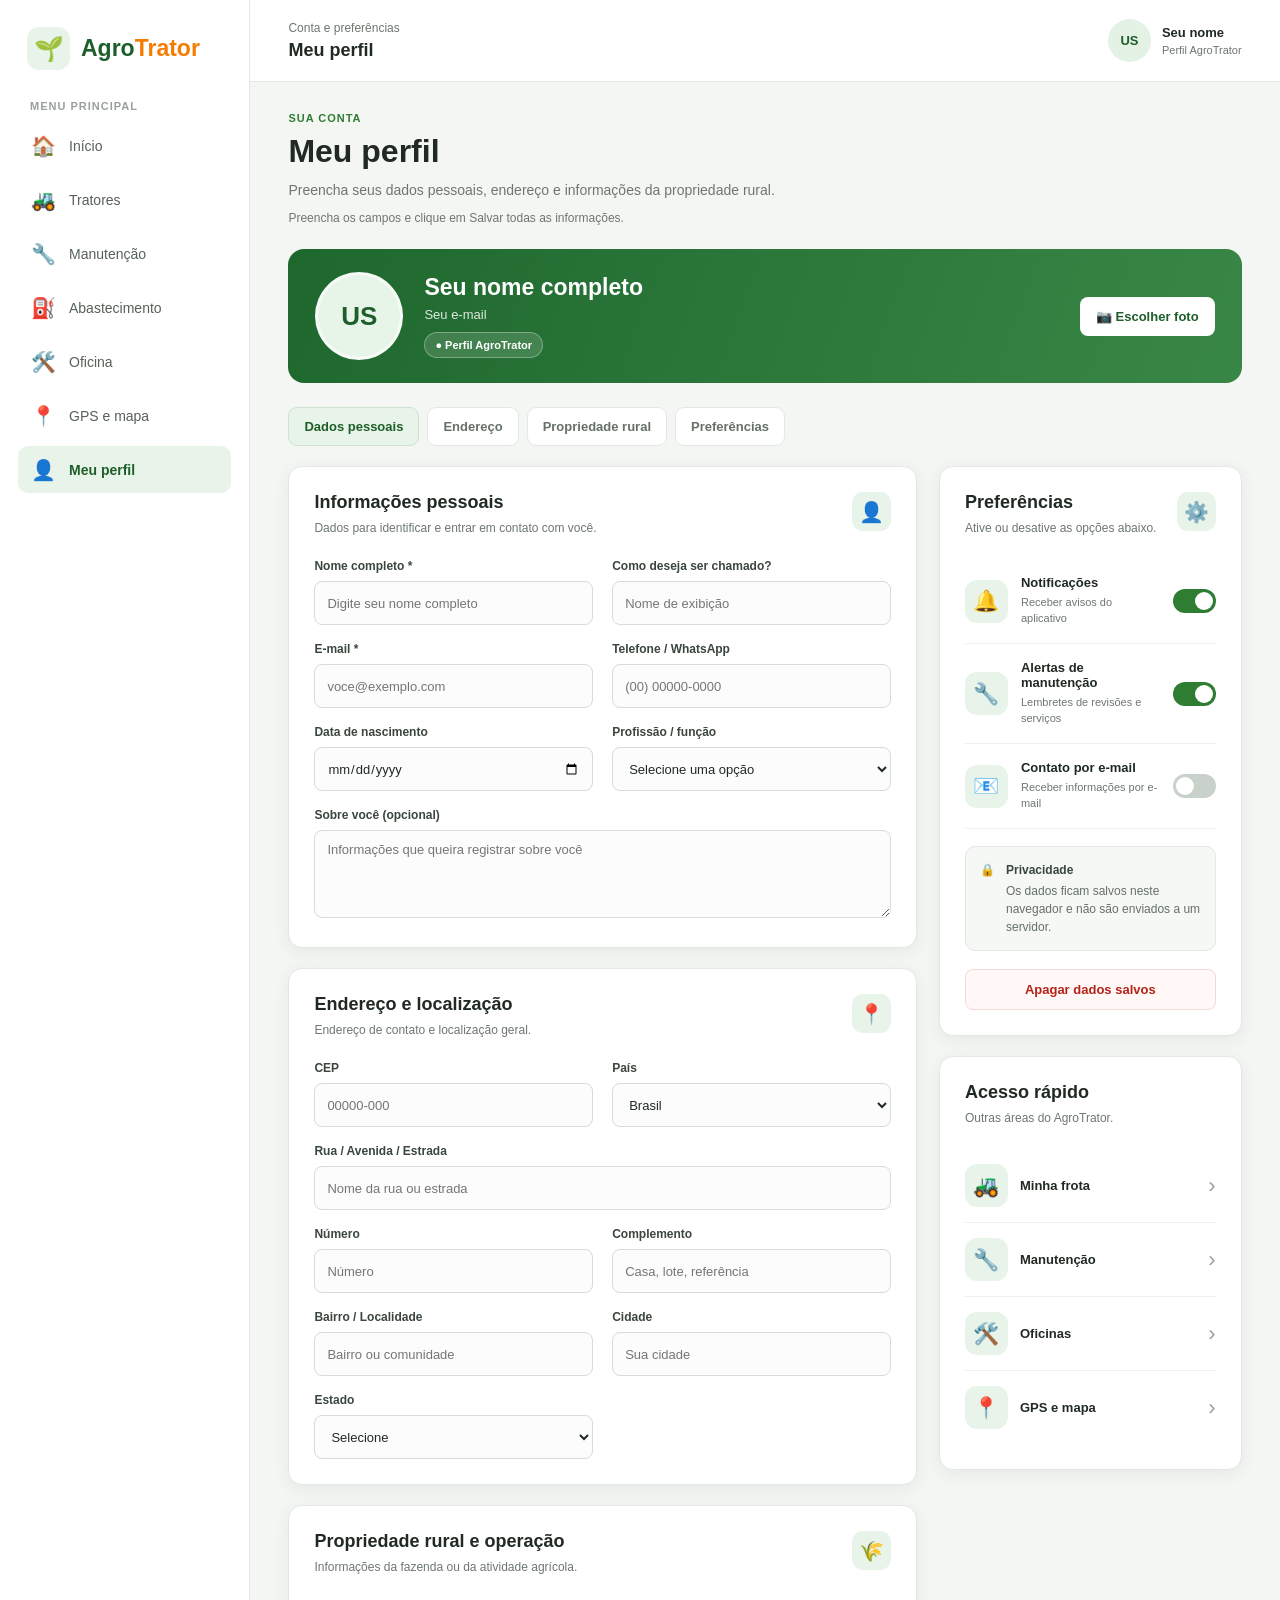
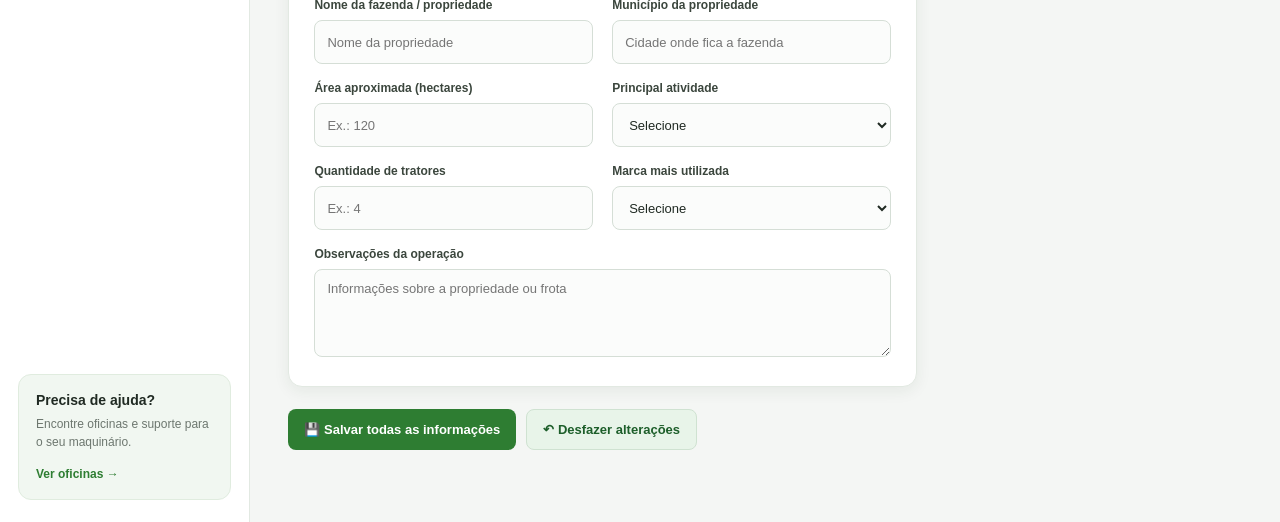
<file: perfil.html>
<!DOCTYPE html>
<html lang="pt-BR">
<head>
<meta charset="UTF-8">
<meta name="viewport" content="width=device-width, initial-scale=1.0">
<title>AgroTrator - Perfil</title>

<style>
:root {
  --green: #2e7d32;
  --dark: #1d5e2a;
  --light: #e8f4e9;
  --orange: #f57c00;
  --page: #f4f6f4;
  --ink: #202a23;
  --muted: #6d776f;
  --border: #e2e9e2;
  --shadow: 0 4px 16px rgba(25,53,31,.07);
}

* { box-sizing: border-box; }

body {
  margin: 0;
  font-family: Arial, Helvetica, sans-serif;
  background: var(--page);
  color: var(--ink);
}

a { color: inherit; text-decoration: none; }
button, input, select, textarea { font: inherit; }
button { cursor: pointer; }

.app {
  min-height: 100vh;
  display: grid;
  grid-template-columns: 250px minmax(0,1fr);
}

/* MENU LATERAL */
.sidebar {
  background: #fff;
  border-right: 1px solid var(--border);
  min-height: 100vh;
  padding: 27px 18px 22px;
  display: flex;
  flex-direction: column;
  gap: 30px;
}

.brand {
  display: flex;
  align-items: center;
  gap: 11px;
  padding: 0 9px;
  font-size: 23px;
  font-weight: 800;
  color: var(--dark);
  white-space: nowrap;
}

.brand-mark {
  width: 43px;
  height: 43px;
  display: grid;
  place-items: center;
  border-radius: 12px;
  background: var(--light);
  font-size: 24px;
}

.brand-name span { color: var(--orange); }

.nav-label {
  padding: 0 12px;
  margin: 0 0 10px;
  text-transform: uppercase;
  letter-spacing: 1px;
  color: #98a19a;
  font-size: 11px;
  font-weight: 800;
}

.nav-list { display: grid; gap: 7px; }

.nav-link {
  display: flex;
  align-items: center;
  gap: 13px;
  min-height: 47px;
  padding: 0 13px;
  color: #566158;
  border-radius: 10px;
  font-size: 14px;
}

.nav-link:hover {
  background: #f2f7f2;
  color: var(--dark);
}

.nav-link.active {
  color: var(--dark);
  background: var(--light);
  font-weight: 700;
}

.nav-icon {
  width: 25px;
  text-align: center;
  font-size: 20px;
}

.sidebar-bottom { margin-top: auto; }

.help-card {
  padding: 17px;
  border-radius: 13px;
  background: #f1f7f1;
  border: 1px solid #e0ecdf;
}

.help-card strong {
  display: block;
  font-size: 14px;
  margin-bottom: 7px;
}

.help-card p {
  color: var(--muted);
  font-size: 12px;
  line-height: 1.5;
  margin: 0 0 13px;
}

.help-card a {
  color: var(--green);
  font-size: 12px;
  font-weight: 800;
}

/* CABEÇALHO */
.main-column { min-width: 0; }

.topbar {
  min-height: 82px;
  padding: 0 clamp(22px,3vw,48px);
  background: #fff;
  border-bottom: 1px solid var(--border);
  display: flex;
  justify-content: space-between;
  align-items: center;
  gap: 18px;
}

.page-heading small {
  display: block;
  color: var(--muted);
  font-size: 12px;
  margin-bottom: 5px;
}

.page-heading strong { font-size: 18px; }

.user-top {
  display: flex;
  align-items: center;
  gap: 11px;
}

.avatar {
  width: 43px;
  height: 43px;
  border-radius: 50%;
  display: grid;
  place-items: center;
  color: var(--dark);
  background: #e4f1e5;
  font-weight: 800;
  font-size: 13px;
  overflow: hidden;
}

.avatar img {
  width: 100%;
  height: 100%;
  object-fit: cover;
}

.user-top strong {
  display: block;
  font-size: 13px;
  margin-bottom: 4px;
}

.user-top span {
  display: block;
  color: var(--muted);
  font-size: 11px;
}

/* CONTEÚDO */
.content {
  width: 100%;
  max-width: 1650px;
  margin: 0 auto;
  padding: 30px clamp(22px,3vw,48px) 50px;
}

.intro { margin-bottom: 24px; }

.eyebrow {
  color: var(--green);
  font-size: 11px;
  text-transform: uppercase;
  letter-spacing: 1px;
  font-weight: 800;
  margin-bottom: 9px;
}

.intro h1 {
  font-size: clamp(28px,2.5vw,36px);
  margin: 0 0 9px;
}

.intro p {
  color: var(--muted);
  font-size: 14px;
  line-height: 1.6;
  margin: 0;
}

.save-state {
  display: block;
  color: var(--muted);
  font-size: 12px;
  margin-top: 10px;
}

/* CARTÃO DO PERFIL */
.profile-banner {
  display: flex;
  align-items: center;
  gap: 21px;
  padding: 23px 27px;
  background: linear-gradient(110deg,#1e672d,#398747);
  border-radius: 16px;
  color: #fff;
  margin-bottom: 24px;
}

.photo-wrap {
  width: 88px;
  height: 88px;
  border: 3px solid rgba(255,255,255,.65);
  border-radius: 50%;
  display: grid;
  place-items: center;
  background: #e7f4e8;
  color: var(--dark);
  font-size: 26px;
  font-weight: 800;
  flex-shrink: 0;
  overflow: hidden;
}

.photo-wrap img {
  width: 100%;
  height: 100%;
  object-fit: cover;
}

.banner-info { flex: 1; min-width: 0; }

.banner-info h2 {
  font-size: 23px;
  margin: 0 0 6px;
  overflow-wrap: anywhere;
}

.banner-info p {
  font-size: 13px;
  color: rgba(255,255,255,.85);
  margin: 0 0 10px;
  overflow-wrap: anywhere;
}

.badge {
  display: inline-block;
  border: 1px solid rgba(255,255,255,.3);
  background: rgba(255,255,255,.14);
  padding: 6px 10px;
  border-radius: 30px;
  font-size: 11px;
  font-weight: 700;
}

.banner-actions {
  display: flex;
  gap: 9px;
  flex-wrap: wrap;
}

/* BOTÕES */
.button {
  border: 0;
  border-radius: 8px;
  padding: 12px 16px;
  font-size: 13px;
  font-weight: 700;
  display: inline-flex;
  align-items: center;
  justify-content: center;
  gap: 8px;
}

.btn-white { background: #fff; color: var(--dark); }
.btn-white:hover { background: #f0f7f0; }
.btn-green { background: var(--green); color: #fff; }
.btn-green:hover { background: var(--dark); }
.btn-light { background: var(--light); color: var(--dark); border: 1px solid #cfe2d1; }
.btn-light:hover { background: #dceede; }
.btn-danger { background: #fff8f7; color: #b42318; border: 1px solid #f0d9d6; }

/* ABAS */
.tabs {
  display: flex;
  gap: 8px;
  overflow-x: auto;
  margin-bottom: 18px;
  padding-bottom: 2px;
}

.tab {
  padding: 11px 15px;
  border: 1px solid var(--border);
  border-radius: 9px;
  background: #fff;
  color: #657067;
  font-weight: 700;
  font-size: 13px;
  white-space: nowrap;
}

.tab.active {
  background: var(--light);
  border-color: #cde2cf;
  color: var(--dark);
}

/* PAINÉIS */
.profile-layout {
  display: grid;
  grid-template-columns: minmax(0,1.35fr) minmax(300px,.65fr);
  gap: 22px;
  align-items: start;
}

.panel {
  background: #fff;
  border: 1px solid var(--border);
  border-radius: 14px;
  padding: 25px;
  box-shadow: var(--shadow);
  min-width: 0;
  margin-bottom: 20px;
  scroll-margin-top: 20px;
}

.panel-header {
  display: flex;
  align-items: flex-start;
  justify-content: space-between;
  gap: 12px;
  margin-bottom: 22px;
}

.panel-header h2 {
  font-size: 18px;
  margin: 0;
}

.panel-header p {
  font-size: 12px;
  color: var(--muted);
  margin: 6px 0 0;
  line-height: 1.5;
}

.panel-icon {
  width: 39px;
  height: 39px;
  display: grid;
  place-items: center;
  border-radius: 11px;
  background: var(--light);
  font-size: 20px;
  flex-shrink: 0;
}

/* FORMULÁRIOS */
.form-grid {
  display: grid;
  grid-template-columns: repeat(2,minmax(0,1fr));
  gap: 17px 19px;
}

.field { min-width: 0; }
.field.full { grid-column: 1/-1; }

.field label {
  display: block;
  font-size: 12px;
  font-weight: 800;
  color: #3b463d;
  margin-bottom: 8px;
}

.optional {
  font-weight: 400;
  color: #98a19a;
}

.field input,
.field select,
.field textarea {
  width: 100%;
  min-height: 44px;
  border: 1px solid #d5ded6;
  border-radius: 8px;
  background: #fbfcfb;
  padding: 11px 12px;
  outline: none;
  color: var(--ink);
  font-size: 13px;
}

.field textarea {
  min-height: 88px;
  resize: vertical;
}

.field input:focus,
.field select:focus,
.field textarea:focus {
  border-color: var(--green);
  box-shadow: 0 0 0 3px #2e7d3218;
}

/* MENSAGENS */
.form-actions {
  display: flex;
  gap: 10px;
  flex-wrap: wrap;
  margin: 2px 0 22px;
}

.notice {
  display: none;
  margin-top: 15px;
  padding: 12px 13px;
  border-radius: 8px;
  background: var(--light);
  color: var(--dark);
  font-size: 13px;
  line-height: 1.5;
}

.notice.show { display: block; }

/* CONFIGURAÇÕES */
.preference-row {
  display: flex;
  align-items: center;
  gap: 13px;
  padding: 16px 0;
  border-bottom: 1px solid #edf0ed;
}

.preference-row:last-child { border-bottom: 0; }

.setting-icon {
  width: 43px;
  height: 43px;
  flex-shrink: 0;
  border-radius: 12px;
  background: var(--light);
  display: grid;
  place-items: center;
  font-size: 21px;
}

.setting-copy { flex: 1; min-width: 0; }

.setting-copy strong {
  display: block;
  font-size: 13px;
  margin-bottom: 5px;
}

.setting-copy span {
  display: block;
  color: var(--muted);
  font-size: 11px;
  line-height: 1.45;
}

.switch {
  position: relative;
  width: 43px;
  height: 24px;
  flex-shrink: 0;
}

.switch input {
  opacity: 0;
  width: 0;
  height: 0;
}

.slider {
  position: absolute;
  inset: 0;
  cursor: pointer;
  border-radius: 30px;
  background: #c8d1ca;
  transition: .2s;
}

.slider:before {
  content: "";
  position: absolute;
  width: 18px;
  height: 18px;
  left: 3px;
  top: 3px;
  border-radius: 50%;
  background: white;
  transition: .2s;
}

.switch input:checked + .slider { background: var(--green); }
.switch input:checked + .slider:before { transform: translateX(19px); }

.info-note {
  display: flex;
  gap: 11px;
  padding: 14px;
  background: #f5f8f5;
  border: 1px solid var(--border);
  border-radius: 10px;
  color: #657067;
  font-size: 12px;
  line-height: 1.5;
  margin-top: 17px;
}

.info-note strong {
  color: #39463c;
  display: block;
  margin-bottom: 3px;
}

.quick-link {
  display: flex;
  align-items: center;
  gap: 12px;
  padding: 15px 0;
  border-bottom: 1px solid #edf0ed;
}

.quick-link:last-child { border-bottom: 0; }
.quick-link strong { font-size: 13px; }
.quick-link span { margin-left: auto; font-size: 22px; color: #97a198; }

.mobile-nav { display: none; }

/* RESPONSIVIDADE */
@media(max-width:1250px) {
  .app { grid-template-columns: 220px minmax(0,1fr); }
  .profile-layout { grid-template-columns: 1fr; }
}

@media(max-width:850px) {
  .app { display: block; }
  .sidebar { display: none; }
  .content { padding: 24px 18px 90px; }
  .profile-banner { flex-wrap: wrap; }
  .banner-actions { width: 100%; }
  .banner-actions .button { flex: 1; }

  .mobile-nav {
    display: flex;
    position: fixed;
    bottom: 0;
    left: 0;
    right: 0;
    z-index: 20;
    justify-content: space-around;
    padding: 9px 5px calc(9px + env(safe-area-inset-bottom));
    background: rgba(255,255,255,.97);
    border-top: 1px solid var(--border);
  }

  .mobile-nav a {
    display: flex;
    flex-direction: column;
    align-items: center;
    gap: 4px;
    color: var(--muted);
    font-size: 10px;
  }

  .mobile-nav a span { font-size: 21px; }
  .mobile-nav a.active { color: var(--green); font-weight: 800; }
}

@media(max-width:600px) {
  .topbar { padding: 0 15px; }
  .user-meta { display: none; }
  .content { padding: 20px 13px 90px; }
  .profile-banner { padding: 18px; gap: 14px; }
  .photo-wrap { width: 68px; height: 68px; font-size: 21px; }
  .banner-info h2 { font-size: 19px; }
  .banner-actions .button { padding: 11px 9px; font-size: 12px; }
  .form-grid { grid-template-columns: 1fr; }
  .field.full { grid-column: auto; }
  .panel { padding: 19px; }
  .form-actions .button { flex: 1; }
}
</style>
</head>

<body>
<div class="app">

  <aside class="sidebar">
    <a class="brand" href="principal.html">
      <span class="brand-mark">🌱</span>
      <span class="brand-name">Agro<span>Trator</span></span>
    </a>

    <nav>
      <p class="nav-label">Menu principal</p>
      <div class="nav-list">
        <a class="nav-link" href="principal.html"><span class="nav-icon">🏠</span>Início</a>
        <a class="nav-link" href="tratores.html"><span class="nav-icon">🚜</span>Tratores</a>
        <a class="nav-link" href="manutencao.html"><span class="nav-icon">🔧</span>Manutenção</a>
        <a class="nav-link" href="abastecimento.html"><span class="nav-icon">⛽</span>Abastecimento</a>
        <a class="nav-link" href="oficina.html"><span class="nav-icon">🛠️</span>Oficina</a>
        <a class="nav-link" href="mapa.html"><span class="nav-icon">📍</span>GPS e mapa</a>
        <a class="nav-link active" href="perfil.html"><span class="nav-icon">👤</span>Meu perfil</a>
      </div>
    </nav>

    <div class="sidebar-bottom">
      <div class="help-card">
        <strong>Precisa de ajuda?</strong>
        <p>Encontre oficinas e suporte para o seu maquinário.</p>
        <a href="oficina.html">Ver oficinas →</a>
      </div>
    </div>
  </aside>

  <div class="main-column">
    <header class="topbar">
      <div class="page-heading">
        <small>Conta e preferências</small>
        <strong>Meu perfil</strong>
      </div>

      <a class="user-top" href="perfil.html">
        <div class="avatar" id="top-avatar">US</div>
        <div class="user-meta">
          <strong id="top-name">Seu nome</strong>
          <span>Perfil AgroTrator</span>
        </div>
      </a>
    </header>

    <main class="content">
      <section class="intro">
        <div class="eyebrow">Sua conta</div>
        <h1>Meu perfil</h1>
        <p>Preencha seus dados pessoais, endereço e informações da propriedade rural.</p>
        <span class="save-state" id="save-state">Preencha os campos e clique em Salvar todas as informações.</span>
      </section>

      <section class="profile-banner">
        <div class="photo-wrap" id="photo-wrap"><span id="initials">US</span></div>

        <div class="banner-info">
          <h2 id="banner-name">Seu nome completo</h2>
          <p id="banner-email">Seu e-mail</p>
          <span class="badge">● Perfil AgroTrator</span>
        </div>

        <div class="banner-actions">
          <label class="button btn-white" for="profile-photo">📷 Escolher foto</label>
          <input id="profile-photo" type="file" accept="image/*" hidden>
        </div>
      </section>

      <div class="tabs">
        <button type="button" class="tab active" data-target="personal-panel">Dados pessoais</button>
        <button type="button" class="tab" data-target="address-panel">Endereço</button>
        <button type="button" class="tab" data-target="farm-panel">Propriedade rural</button>
        <button type="button" class="tab" data-target="preferences-panel">Preferências</button>
      </div>

      <form id="profile-form">
        <div class="profile-layout">
          <div class="main-forms">

            <section class="panel profile-section" id="personal-panel">
              <div class="panel-header">
                <div><h2>Informações pessoais</h2><p>Dados para identificar e entrar em contato com você.</p></div>
                <div class="panel-icon">👤</div>
              </div>

              <div class="form-grid">
                <div class="field">
                  <label for="full-name">Nome completo *</label>
                  <input id="full-name" name="fullName" autocomplete="name" placeholder="Digite seu nome completo" required>
                </div>

                <div class="field">
                  <label for="display-name">Como deseja ser chamado?</label>
                  <input id="display-name" name="displayName" placeholder="Nome de exibição">
                </div>

                <div class="field">
                  <label for="email">E-mail *</label>
                  <input id="email" name="email" type="email" autocomplete="email" placeholder="voce@exemplo.com" required>
                </div>

                <div class="field">
                  <label for="phone">Telefone / WhatsApp</label>
                  <input id="phone" name="phone" type="tel" autocomplete="tel" placeholder="(00) 00000-0000">
                </div>

                <div class="field">
                  <label for="birth-date">Data de nascimento</label>
                  <input id="birth-date" name="birthDate" type="date">
                </div>

                <div class="field">
                  <label for="occupation">Profissão / função</label>
                  <select id="occupation" name="occupation">
                    <option value="">Selecione uma opção</option>
                    <option>Produtor rural</option>
                    <option>Proprietário de fazenda</option>
                    <option>Operador de máquinas</option>
                    <option>Mecânico agrícola</option>
                    <option>Administrador de frota</option>
                    <option>Outro</option>
                  </select>
                </div>

                <div class="field full">
                  <label for="about">Sobre você (opcional)</label>
                  <textarea id="about" name="about" placeholder="Informações que queira registrar sobre você"></textarea>
                </div>
              </div>
            </section>

            <section class="panel profile-section" id="address-panel">
              <div class="panel-header">
                <div><h2>Endereço e localização</h2><p>Endereço de contato e localização geral.</p></div>
                <div class="panel-icon">📍</div>
              </div>

              <div class="form-grid">
                <div class="field">
                  <label for="cep">CEP</label>
                  <input id="cep" name="cep" autocomplete="postal-code" placeholder="00000-000">
                </div>

                <div class="field">
                  <label for="country">País</label>
                  <select id="country" name="country">
                    <option>Brasil</option>
                    <option>Portugal</option>
                    <option>Outro</option>
                  </select>
                </div>

                <div class="field full">
                  <label for="street">Rua / Avenida / Estrada</label>
                  <input id="street" name="street" autocomplete="street-address" placeholder="Nome da rua ou estrada">
                </div>

                <div class="field">
                  <label for="number">Número</label>
                  <input id="number" name="number" placeholder="Número">
                </div>

                <div class="field">
                  <label for="complement">Complemento</label>
                  <input id="complement" name="complement" placeholder="Casa, lote, referência">
                </div>

                <div class="field">
                  <label for="neighborhood">Bairro / Localidade</label>
                  <input id="neighborhood" name="neighborhood" placeholder="Bairro ou comunidade">
                </div>

                <div class="field">
                  <label for="city">Cidade</label>
                  <input id="city" name="city" autocomplete="address-level2" placeholder="Sua cidade">
                </div>

                <div class="field">
                  <label for="state">Estado</label>
                  <select id="state" name="state">
                    <option value="">Selecione</option>
                    <option>AC</option><option>AL</option><option>AP</option>
                    <option>AM</option><option>BA</option><option>CE</option>
                    <option>DF</option><option>ES</option><option>GO</option>
                    <option>MA</option><option>MT</option><option>MS</option>
                    <option>MG</option><option>PA</option><option>PB</option>
                    <option>PR</option><option>PE</option><option>PI</option>
                    <option>RJ</option><option>RN</option><option>RS</option>
                    <option>RO</option><option>RR</option><option>SC</option>
                    <option>SP</option><option>SE</option><option>TO</option>
                  </select>
                </div>
              </div>
            </section>

            <section class="panel profile-section" id="farm-panel">
              <div class="panel-header">
                <div><h2>Propriedade rural e operação</h2><p>Informações da fazenda ou da atividade agrícola.</p></div>
                <div class="panel-icon">🌾</div>
              </div>

              <div class="form-grid">
                <div class="field">
                  <label for="farm-name">Nome da fazenda / propriedade</label>
                  <input id="farm-name" name="farmName" placeholder="Nome da propriedade">
                </div>

                <div class="field">
                  <label for="farm-city">Município da propriedade</label>
                  <input id="farm-city" name="farmCity" placeholder="Cidade onde fica a fazenda">
                </div>

                <div class="field">
                  <label for="farm-area">Área aproximada (hectares)</label>
                  <input id="farm-area" name="farmArea" type="number" min="0" step="0.01" placeholder="Ex.: 120">
                </div>

                <div class="field">
                  <label for="main-crop">Principal atividade</label>
                  <select id="main-crop" name="mainCrop">
                    <option value="">Selecione</option>
                    <option>Grãos</option>
                    <option>Milho</option>
                    <option>Soja</option>
                    <option>Arroz</option>
                    <option>Fruticultura</option>
                    <option>Pecuária</option>
                    <option>Hortaliças</option>
                    <option>Serviços agrícolas</option>
                    <option>Outra</option>
                  </select>
                </div>

                <div class="field">
                  <label for="fleet-size">Quantidade de tratores</label>
                  <input id="fleet-size" name="fleetSize" type="number" min="0" step="1" placeholder="Ex.: 4">
                </div>

                <div class="field">
                  <label for="preferred-brand">Marca mais utilizada</label>
                  <select id="preferred-brand" name="preferredBrand">
                    <option value="">Selecione</option>
                    <option>Valtra</option>
                    <option>New Holland</option>
                    <option>John Deere</option>
                    <option>Massey Ferguson</option>
                    <option>Outra</option>
                  </select>
                </div>

                <div class="field full">
                  <label for="farm-notes">Observações da operação</label>
                  <textarea id="farm-notes" name="farmNotes" placeholder="Informações sobre a propriedade ou frota"></textarea>
                </div>
              </div>
            </section>
          </div>

          <aside class="side-column">
            <section class="panel profile-section" id="preferences-panel">
              <div class="panel-header">
                <div><h2>Preferências</h2><p>Ative ou desative as opções abaixo.</p></div>
                <div class="panel-icon">⚙️</div>
              </div>

              <div class="preference-row">
                <div class="setting-icon">🔔</div>
                <div class="setting-copy"><strong>Notificações</strong><span>Receber avisos do aplicativo</span></div>
                <label class="switch"><input type="checkbox" id="notifications" checked><span class="slider"></span></label>
              </div>

              <div class="preference-row">
                <div class="setting-icon">🔧</div>
                <div class="setting-copy"><strong>Alertas de manutenção</strong><span>Lembretes de revisões e serviços</span></div>
                <label class="switch"><input type="checkbox" id="maintenance-alerts" checked><span class="slider"></span></label>
              </div>

              <div class="preference-row">
                <div class="setting-icon">📧</div>
                <div class="setting-copy"><strong>Contato por e-mail</strong><span>Receber informações por e-mail</span></div>
                <label class="switch"><input type="checkbox" id="email-updates"><span class="slider"></span></label>
              </div>

              <div class="info-note">
                <span>🔒</span>
                <div><strong>Privacidade</strong>Os dados ficam salvos neste navegador e não são enviados a um servidor.</div>
              </div>

              <button class="button btn-danger" id="clear-profile" type="button" style="width:100%;margin-top:18px">
                Apagar dados salvos
              </button>
            </section>

            <section class="panel">
              <div class="panel-header"><div><h2>Acesso rápido</h2><p>Outras áreas do AgroTrator.</p></div></div>
              <a class="quick-link" href="tratores.html"><div class="setting-icon">🚜</div><strong>Minha frota</strong><span>›</span></a>
              <a class="quick-link" href="manutencao.html"><div class="setting-icon">🔧</div><strong>Manutenção</strong><span>›</span></a>
              <a class="quick-link" href="oficina.html"><div class="setting-icon">🛠️</div><strong>Oficinas</strong><span>›</span></a>
              <a class="quick-link" href="mapa.html"><div class="setting-icon">📍</div><strong>GPS e mapa</strong><span>›</span></a>
            </section>
          </aside>
        </div>

        <div class="form-actions">
          <button class="button btn-green" type="submit">💾 Salvar todas as informações</button>
          <button class="button btn-light" id="undo-button" type="button">↶ Desfazer alterações</button>
        </div>

        <div class="notice" id="notice" role="status"></div>
      </form>
    </main>
  </div>
</div>

<nav class="mobile-nav" aria-label="Navegação móvel">
  <a href="principal.html"><span>🏠</span>Início</a>
  <a href="tratores.html"><span>🚜</span>Tratores</a>
  <a href="oficina.html"><span>🛠️</span>Oficina</a>
  <a href="mapa.html"><span>📍</span>GPS</a>
  <a class="active" href="perfil.html"><span>👤</span>Perfil</a>
</nav>

<script>
(function() {
  const form = document.getElementById("profile-form");
  const key = "agrotrator_full_profile";

  const fields = [
    ...form.querySelectorAll(
      'input:not([type="checkbox"]):not([type="file"]), select, textarea'
    )
  ];

  const toggles = [
    ...form.querySelectorAll('input[type="checkbox"]')
  ];

  const notice = document.getElementById("notice");
  const saveState = document.getElementById("save-state");
  const photoInput = document.getElementById("profile-photo");

  let photoData = "";
  let lastSaved = null;

  function getInitials(name) {
    const parts = (name || "US").trim().split(/\s+/).filter(Boolean);
    return (
      parts.length > 1
        ? parts[0][0] + parts[parts.length - 1][0]
        : (parts[0] || "US").slice(0,2)
    ).toUpperCase();
  }

  function showNotice(text) {
    notice.textContent = text;
    notice.classList.add("show");
  }

  function updateSummary() {
    const fullName =
      document.getElementById("full-name").value.trim() ||
      "Seu nome completo";

    const displayName =
      document.getElementById("display-name").value.trim() ||
      fullName;

    const email =
      document.getElementById("email").value.trim() ||
      "Seu e-mail";

    document.getElementById("banner-name").textContent = displayName;
    document.getElementById("banner-email").textContent = email;
    document.getElementById("top-name").textContent = displayName;

    if (!photoData) {
      const initials = getInitials(displayName);
      const node = document.getElementById("initials");

      if (node) node.textContent = initials;

      document.getElementById("top-avatar").textContent = initials;
    }
  }

  function readData() {
    const data = {};

    fields.forEach(field => {
      data[field.id] = field.value;
    });

    toggles.forEach(toggle => {
      data[toggle.id] = toggle.checked;
    });

    data.profilePhoto = photoData;
    return data;
  }

  function renderPhoto(dataUrl) {
    photoData = dataUrl || "";

    const wrap = document.getElementById("photo-wrap");
    const topAvatar = document.getElementById("top-avatar");

    if (photoData) {
      wrap.innerHTML = "";

      const image = document.createElement("img");
      image.src = photoData;
      image.alt = "Foto de perfil";
      wrap.appendChild(image);

      topAvatar.innerHTML = "";

      const smallImage = document.createElement("img");
      smallImage.src = photoData;
      smallImage.alt = "Foto de perfil";
      topAvatar.appendChild(smallImage);
    } else {
      wrap.innerHTML = '<span id="initials">US</span>';
    }

    updateSummary();
  }

  function applyData(data) {
    if (!data) return;

    fields.forEach(field => {
      if (typeof data[field.id] === "string") {
        field.value = data[field.id];
      }
    });

    toggles.forEach(toggle => {
      if (typeof data[toggle.id] === "boolean") {
        toggle.checked = data[toggle.id];
      }
    });

    renderPhoto(data.profilePhoto || "");
    updateSummary();
  }

  function loadData() {
    try {
      const saved = JSON.parse(
        localStorage.getItem(key) || "null"
      );

      if (saved) {
        applyData(saved);
        saveState.textContent = "Dados carregados deste navegador.";
      } else {
        saveState.textContent =
          "Preencha os campos e clique em Salvar todas as informações.";
      }
    } catch (error) {
      saveState.textContent = "Preencha os campos e salve suas informações.";
    }

    lastSaved = readData();
  }

  function markChanged() {
    saveState.textContent = "Você tem alterações ainda não salvas.";
    notice.classList.remove("show");
    updateSummary();
  }

  /* SALVAR */
  form.addEventListener("submit", function(event) {
    event.preventDefault();

    if (!form.reportValidity()) return;

    const data = readData();

    try {
      localStorage.setItem(key, JSON.stringify(data));
      lastSaved = JSON.parse(JSON.stringify(data));

      saveState.textContent = "Informações salvas neste navegador.";
      showNotice("Tudo certo! Suas informações foram salvas neste navegador.");
    } catch (error) {
      showNotice("Não foi possível salvar. Escolha uma foto menor e tente novamente.");
    }

    updateSummary();
  });

  /* DESFAZER ALTERAÇÕES */
  document.getElementById("undo-button").addEventListener("click", function() {
    if (!lastSaved) {
      showNotice("Ainda não há uma versão salva para recuperar.");
      return;
    }

    if (!confirm("Desfazer as alterações e recuperar a última versão salva?")) {
      return;
    }

    applyData(lastSaved);
    saveState.textContent = "Última versão salva restaurada.";
    showNotice("As alterações foram desfeitas.");
  });

  fields.forEach(field => {
    field.addEventListener("input", markChanged);
  });

  toggles.forEach(toggle => {
    toggle.addEventListener("change", markChanged);
  });

  /* FOTO DE PERFIL */
  photoInput.addEventListener("change", function(event) {
    const file = event.target.files && event.target.files[0];

    if (!file) return;

    if (!file.type.startsWith("image/")) {
      showNotice("Selecione um arquivo de imagem válido.");
      photoInput.value = "";
      return;
    }

    if (file.size > 1200000) {
      showNotice("Escolha uma foto de até 1,2 MB.");
      photoInput.value = "";
      return;
    }

    const reader = new FileReader();

    reader.onload = function() {
      renderPhoto(String(reader.result));
      markChanged();
      showNotice("Foto escolhida. Clique em Salvar todas as informações para guardá-la.");
    };

    reader.onerror = function() {
      showNotice("Não foi possível carregar a foto.");
    };

    reader.readAsDataURL(file);
  });

  /* APAGAR DADOS */
  document.getElementById("clear-profile").addEventListener("click", function() {
    if (!confirm("Apagar as informações do perfil salvas neste navegador?")) {
      return;
    }

    localStorage.removeItem(key);
    form.reset();
    photoInput.value = "";
    renderPhoto("");

    lastSaved = readData();

    saveState.textContent = "Dados locais apagados.";
    showNotice("Os dados salvos por esta tela foram apagados deste navegador.");

    updateSummary();
  });

  /* NAVEGAR PELAS SEÇÕES */
  document.querySelectorAll(".tab").forEach(tab => {
    tab.addEventListener("click", function() {
      document.querySelectorAll(".tab").forEach(item => {
        item.classList.remove("active");
      });

      tab.classList.add("active");

      const section = document.getElementById(tab.dataset.target);

      if (section) {
        section.scrollIntoView({
          behavior: "smooth",
          block: "start"
        });
      }
    });
  });

  loadData();
})();
</script>
</body>
</html>
</file>
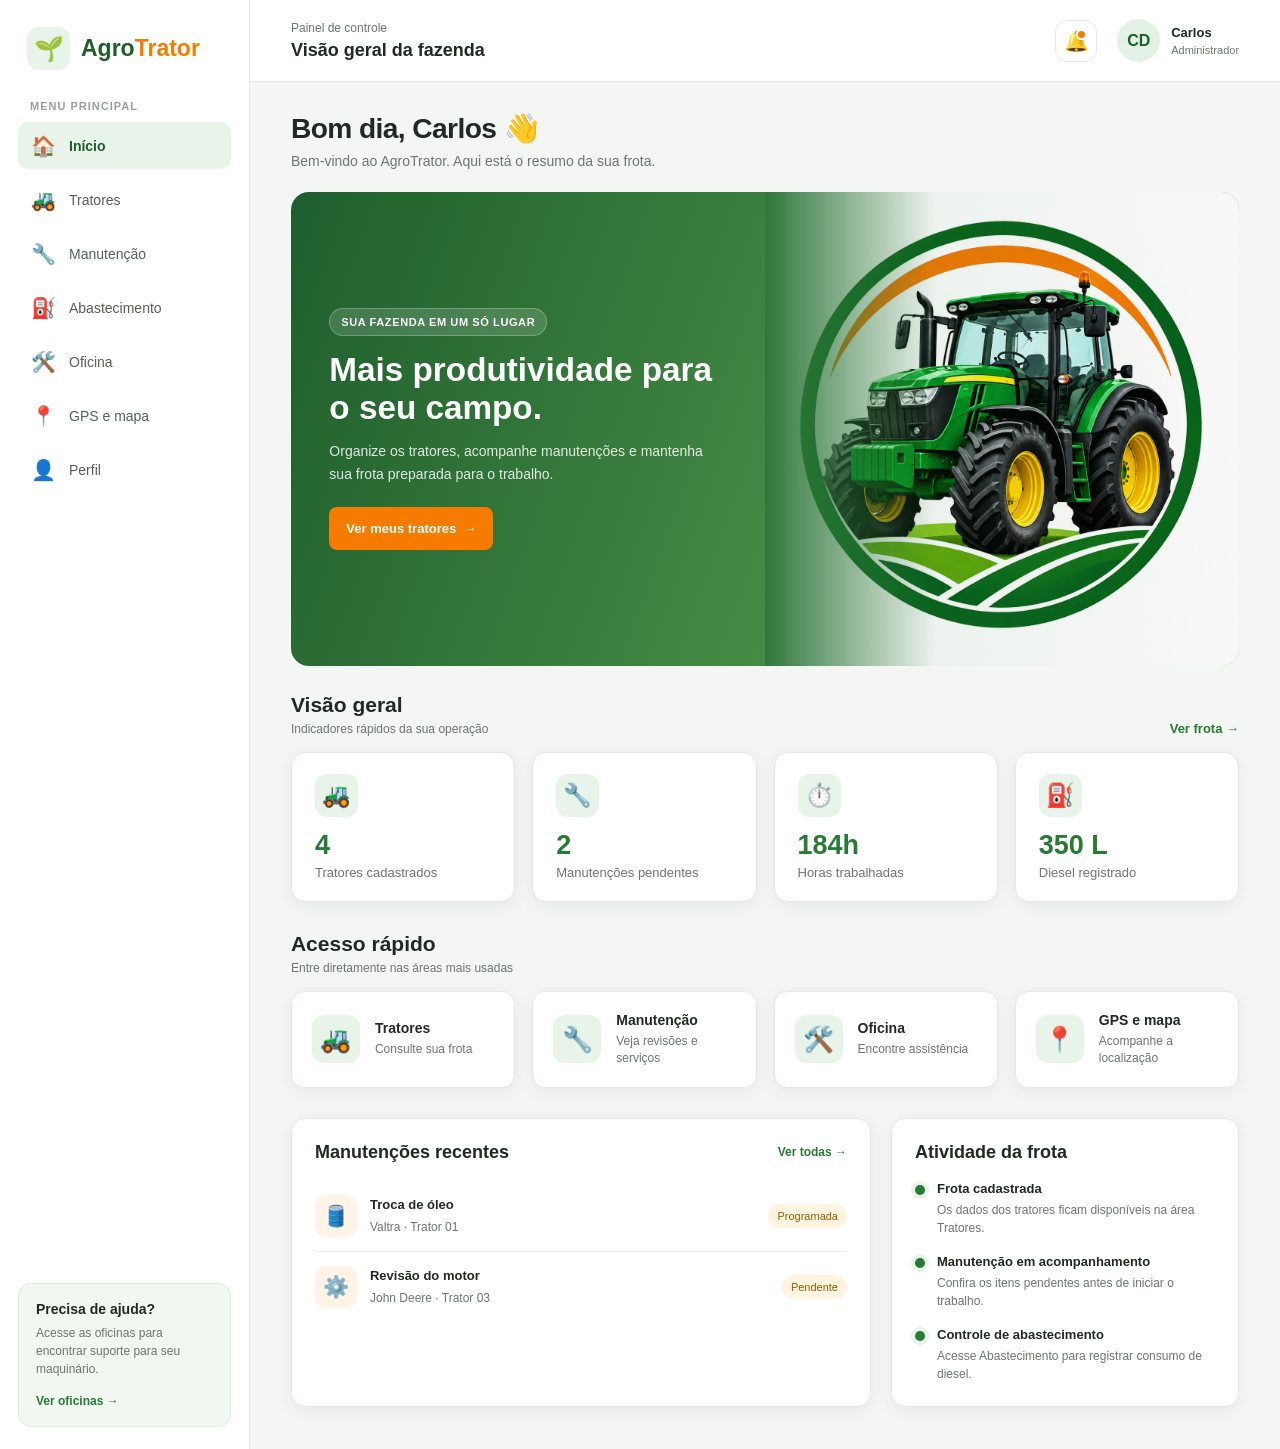
<file: principal.html>
<!DOCTYPE html>
<html lang="pt-BR">
<head>
  <meta charset="UTF-8">
  <meta name="viewport" content="width=device-width, initial-scale=1.0">
  <title>AgroTrator - Painel principal</title>
  <style>
    :root {
      --green: #287b35;
      --green-dark: #1d5e2a;
      --green-light: #e8f4e9;
      --orange: #f57c00;
      --page: #f4f6f4;
      --ink: #202a23;
      --muted: #6d776f;
      --border: #e4e9e4;
      --white: #fff;
      --shadow: 0 4px 16px rgba(25, 53, 31, .07);
    }

    * {
      box-sizing: border-box;
    }

    html, body {
      min-height: 100%;
    }

    body {
      margin: 0;
      font-family: Arial, Helvetica, sans-serif;
      color: var(--ink);
      background: var(--page);
    }

    a {
      color: inherit;
      text-decoration: none;
    }

    button {
      font: inherit;
      cursor: pointer;
    }

    .app {
      min-height: 100vh;
      display: grid;
      grid-template-columns: 250px minmax(0, 1fr);
    }

    /* MENU LATERAL PARA COMPUTADOR */
    .sidebar {
      background: var(--white);
      border-right: 1px solid var(--border);
      min-height: 100vh;
      padding: 27px 18px 22px;
      display: flex;
      flex-direction: column;
      gap: 30px;
    }

    .brand {
      display: flex;
      align-items: center;
      gap: 11px;
      padding: 0 9px;
      font-size: 23px;
      font-weight: 800;
      color: var(--green-dark);
      white-space: nowrap;
    }

    .brand-mark {
      width: 43px;
      height: 43px;
      display: grid;
      place-items: center;
      border-radius: 12px;
      background: var(--green-light);
      font-size: 24px;
    }

    .brand span:last-child span {
      color: var(--orange);
    }

    .nav-label {
      padding: 0 12px;
      margin: 0 0 10px;
      text-transform: uppercase;
      letter-spacing: 1px;
      color: #98a19a;
      font-size: 11px;
      font-weight: 800;
    }

    .nav-list {
      display: grid;
      gap: 7px;
    }

    .nav-link {
      display: flex;
      align-items: center;
      gap: 13px;
      min-height: 47px;
      padding: 0 13px;
      color: #566158;
      border-radius: 10px;
      font-size: 14px;
      transition: background .15s, color .15s;
    }

    .nav-link:hover {
      background: #f2f7f2;
      color: var(--green-dark);
    }

    .nav-link.active {
      color: var(--green-dark);
      background: var(--green-light);
      font-weight: 700;
    }

    .nav-icon {
      width: 25px;
      text-align: center;
      font-size: 20px;
    }

    .sidebar-bottom {
      margin-top: auto;
    }

    .help-card {
      padding: 17px;
      border-radius: 13px;
      background: #f1f7f1;
      border: 1px solid #e0ecdf;
    }

    .help-card strong {
      display: block;
      font-size: 14px;
      margin-bottom: 7px;
    }

    .help-card p {
      color: var(--muted);
      font-size: 12px;
      line-height: 1.5;
      margin: 0 0 13px;
    }

    .help-card a {
      color: var(--green);
      font-size: 12px;
      font-weight: 800;
    }

    /* ÁREA PRINCIPAL */
    .main-column {
      min-width: 0;
    }

    .topbar {
      height: 82px;
      padding: 0 clamp(24px, 3.2vw, 54px);
      background: var(--white);
      border-bottom: 1px solid var(--border);
      display: flex;
      justify-content: space-between;
      align-items: center;
      gap: 20px;
    }

    .page-heading small {
      display: block;
      color: var(--muted);
      font-size: 12px;
      margin-bottom: 5px;
    }

    .page-heading strong {
      font-size: 18px;
    }

    .top-actions {
      display: flex;
      align-items: center;
      gap: 20px;
    }

    .notification {
      width: 42px;
      height: 42px;
      border: 1px solid var(--border);
      background: white;
      border-radius: 12px;
      font-size: 20px;
      position: relative;
    }

    .notification::after {
      content: "";
      position: absolute;
      right: 9px;
      top: 8px;
      width: 7px;
      height: 7px;
      border: 2px solid white;
      border-radius: 50%;
      background: var(--orange);
    }

    .user-top {
      display: flex;
      align-items: center;
      gap: 11px;
    }

    .avatar {
      width: 43px;
      height: 43px;
      border-radius: 50%;
      display: grid;
      place-items: center;
      color: var(--green-dark);
      background: #e4f1e5;
      font-weight: 800;
    }

    .user-top strong {
      display: block;
      font-size: 13px;
      margin-bottom: 4px;
    }

    .user-top span {
      display: block;
      color: var(--muted);
      font-size: 11px;
    }

    .content {
      width: 100%;
      max-width: 1700px;
      margin: 0 auto;
      padding: 30px clamp(24px, 3.2vw, 54px) 42px;
    }

    .welcome-title {
      margin-bottom: 23px;
    }

    .welcome-title h1 {
      font-size: clamp(25px, 2.2vw, 34px);
      margin: 0 0 8px;
      letter-spacing: -.6px;
    }

    .welcome-title p {
      color: var(--muted);
      margin: 0;
      font-size: 14px;
    }

    /* BANNER DO TRATOR */
    .hero {
      min-height: 275px;
      border-radius: 18px;
      position: relative;
      overflow: hidden;
      margin-bottom: 27px;
      background: linear-gradient(110deg, #1e5e2d, #468c45 58%, #97bd82);
      display: grid;
      grid-template-columns: 1fr 1fr;
      align-items: center;
    }

    .hero-copy {
      position: relative;
      z-index: 2;
      padding: 34px clamp(25px, 3vw, 48px);
      color: white;
    }

    .hero-tag {
      display: inline-block;
      background: rgba(255,255,255,.15);
      border: 1px solid rgba(255,255,255,.24);
      padding: 7px 11px;
      border-radius: 30px;
      font-size: 11px;
      font-weight: 800;
      text-transform: uppercase;
      letter-spacing: .6px;
      margin-bottom: 15px;
    }

    .hero-copy h2 {
      font-size: clamp(24px, 2.6vw, 36px);
      line-height: 1.15;
      max-width: 470px;
      margin: 0 0 13px;
    }

    .hero-copy p {
      color: rgba(255,255,255,.86);
      font-size: 14px;
      line-height: 1.65;
      max-width: 440px;
      margin: 0 0 21px;
    }

    .hero-button {
      min-height: 43px;
      display: inline-flex;
      align-items: center;
      justify-content: center;
      padding: 0 17px;
      background: var(--orange);
      color: white;
      border-radius: 8px;
      font-weight: 800;
      font-size: 13px;
      transition: background .2s;
    }

    .hero-button:hover {
      background: #dc6e00;
    }

    .hero-image-wrap {
      height: 100%;
      min-height: 275px;
      position: relative;
    }

    .hero-image-wrap::before {
      content: "";
      position: absolute;
      inset: 0;
      background: linear-gradient(
        90deg,
        #2f773b 0%,
        rgba(47,119,59,.08) 36%,
        rgba(0,0,0,.02) 100%
      );
      z-index: 1;
      pointer-events: none;
    }

    .tractor-image {
      width: 100%;
      height: 100%;
      min-height: 275px;
      display: block;
      object-fit: cover;
      object-position: center;
    }

    .image-fallback {
      display: none;
      position: absolute;
      inset: 0;
      align-items: center;
      justify-content: center;
      color: white;
      font-size: 100px;
      background:
        radial-gradient(circle at 65% 35%, #8fbd68, transparent 50%),
        linear-gradient(130deg, #2c7538, #8bad6d);
    }

    /* INDICADORES */
    .section-title {
      display: flex;
      justify-content: space-between;
      align-items: end;
      gap: 15px;
      margin: 0 0 16px;
    }

    .section-title h2 {
      font-size: 21px;
      margin: 0;
    }

    .section-title p {
      color: var(--muted);
      font-size: 12px;
      margin: 5px 0 0;
    }

    .text-link {
      color: var(--green);
      font-size: 13px;
      font-weight: 800;
    }

    .stats-grid {
      display: grid;
      grid-template-columns: repeat(4, minmax(0, 1fr));
      gap: 17px;
      margin-bottom: 30px;
    }

    .stat-card {
      min-height: 137px;
      display: flex;
      flex-direction: column;
      align-items: flex-start;
      justify-content: center;
      padding: 21px 23px;
      background: white;
      border: 1px solid var(--border);
      border-radius: 14px;
      box-shadow: var(--shadow);
      transition: transform .18s, box-shadow .18s;
    }

    a.stat-card:hover {
      transform: translateY(-3px);
      box-shadow: 0 8px 22px rgba(25,53,31,.10);
    }

    .stat-icon {
      width: 43px;
      height: 43px;
      display: grid;
      place-items: center;
      border-radius: 12px;
      background: var(--green-light);
      font-size: 23px;
      margin-bottom: 13px;
    }

    .stat-number {
      color: var(--green);
      font-size: 27px;
      font-weight: 800;
      margin-bottom: 4px;
    }

    .stat-label {
      color: var(--muted);
      font-size: 13px;
    }

    /* ACESSO RÁPIDO */
    .quick-grid {
      display: grid;
      grid-template-columns: repeat(4, minmax(0, 1fr));
      gap: 17px;
      margin-bottom: 30px;
    }

    .quick-card {
      background: white;
      border: 1px solid var(--border);
      border-radius: 13px;
      padding: 20px;
      display: flex;
      align-items: center;
      gap: 15px;
      box-shadow: var(--shadow);
      transition: transform .18s, border-color .18s;
    }

    .quick-card:hover {
      transform: translateY(-2px);
      border-color: #bdd9c0;
    }

    .quick-icon {
      width: 48px;
      height: 48px;
      border-radius: 12px;
      display: grid;
      place-items: center;
      background: var(--green-light);
      font-size: 25px;
      flex-shrink: 0;
    }

    .quick-card strong {
      display: block;
      font-size: 14px;
      margin-bottom: 5px;
    }

    .quick-card span {
      display: block;
      font-size: 12px;
      color: var(--muted);
      line-height: 1.4;
    }

    /* PAINÉIS INFERIORES */
    .bottom-grid {
      display: grid;
      grid-template-columns: 1.25fr .75fr;
      gap: 20px;
    }

    .panel {
      background: white;
      border: 1px solid var(--border);
      border-radius: 14px;
      padding: 23px;
      box-shadow: var(--shadow);
      min-width: 0;
    }

    .panel-heading {
      display: flex;
      align-items: center;
      justify-content: space-between;
      gap: 12px;
      margin-bottom: 18px;
    }

    .panel-heading h2 {
      margin: 0;
      font-size: 18px;
    }

    .panel-heading a {
      color: var(--green);
      font-size: 12px;
      font-weight: 800;
    }

    .maintenance-row {
      display: grid;
      grid-template-columns: 42px minmax(0, 1fr) auto;
      align-items: center;
      gap: 13px;
      padding: 14px 0;
      border-bottom: 1px solid #edf0ed;
    }

    .maintenance-row:last-child {
      border-bottom: 0;
      padding-bottom: 0;
    }

    .maintenance-icon {
      width: 42px;
      height: 42px;
      display: grid;
      place-items: center;
      border-radius: 11px;
      background: #fff3e5;
      font-size: 21px;
    }

    .maintenance-row strong {
      display: block;
      font-size: 13px;
      margin-bottom: 5px;
    }

    .maintenance-row span {
      color: var(--muted);
      font-size: 12px;
    }

    .status-pill {
      background: #fff4df;
      color: #946000 !important;
      padding: 6px 9px;
      border-radius: 20px;
      font-size: 11px !important;
      white-space: nowrap;
    }

    .activity {
      display: grid;
      gap: 17px;
    }

    .activity-row {
      display: flex;
      align-items: flex-start;
      gap: 12px;
    }

    .activity-dot {
      width: 10px;
      height: 10px;
      border-radius: 50%;
      background: var(--green);
      margin-top: 4px;
      box-shadow: 0 0 0 4px var(--green-light);
      flex-shrink: 0;
    }

    .activity-row strong {
      display: block;
      font-size: 13px;
      margin-bottom: 5px;
    }

    .activity-row p {
      margin: 0;
      font-size: 12px;
      line-height: 1.5;
      color: var(--muted);
    }

    .toast {
      position: fixed;
      right: 25px;
      bottom: 25px;
      z-index: 50;
      max-width: min(370px, calc(100vw - 35px));
      padding: 15px 18px;
      border-radius: 12px;
      color: white;
      background: #233c28;
      box-shadow: 0 8px 24px #0002;
      display: none;
      font-size: 13px;
      line-height: 1.5;
    }

    .toast.show {
      display: block;
    }

    /* TABLET */
    @media (max-width: 1150px) {
      .app {
        grid-template-columns: 215px minmax(0, 1fr);
      }

      .sidebar {
        padding-left: 12px;
        padding-right: 12px;
      }

      .brand {
        font-size: 20px;
      }

      .stats-grid {
        grid-template-columns: repeat(2, minmax(0, 1fr));
      }

      .quick-grid {
        grid-template-columns: repeat(2, minmax(0, 1fr));
      }

      .hero {
        grid-template-columns: 1fr .8fr;
      }

      .hero-copy {
        padding: 27px;
      }
    }

    @media (max-width: 800px) {
      .app {
        display: block;
      }

      .sidebar {
        display: none;
      }

      .topbar {
        height: 70px;
        padding: 0 20px;
      }

      .content {
        padding: 24px 20px 95px;
      }

      .hero {
        grid-template-columns: 1fr;
      }

      .hero-image-wrap {
        min-height: 220px;
        max-height: 250px;
      }

      .hero-image-wrap::before {
        background: linear-gradient(
          180deg,
          #2f773b 0%,
          rgba(47,119,59,0) 50%
        );
      }

      .tractor-image {
        min-height: 220px;
      }

      .bottom-grid {
        grid-template-columns: 1fr;
      }

      .mobile-nav {
        display: flex !important;
      }
    }

    @media (max-width: 520px) {
      .topbar {
        padding: 0 15px;
      }

      .page-heading small {
        display: none;
      }

      .page-heading strong {
        font-size: 16px;
      }

      .top-actions {
        gap: 10px;
      }

      .user-top .user-meta {
        display: none;
      }

      .content {
        padding: 20px 14px 95px;
      }

      .welcome-title h1 {
        font-size: 25px;
      }

      .welcome-title p {
        font-size: 13px;
        line-height: 1.5;
      }

      .hero {
        margin-bottom: 23px;
      }

      .hero-copy {
        padding: 24px 20px;
      }

      .hero-copy h2 {
        font-size: 27px;
      }

      .hero-copy p {
        font-size: 13px;
      }

      .stats-grid {
        gap: 11px;
      }

      .stat-card {
        min-height: 120px;
        padding: 15px;
      }

      .stat-number {
        font-size: 23px;
      }

      .stat-label {
        font-size: 12px;
      }

      .quick-grid {
        gap: 10px;
      }

      .quick-card {
        padding: 14px;
        align-items: flex-start;
        flex-direction: column;
        gap: 10px;
      }

      .quick-card strong {
        font-size: 13px;
      }

      .quick-card span {
        font-size: 11px;
      }

      .panel {
        padding: 17px;
      }

      .maintenance-row {
        grid-template-columns: 36px minmax(0,1fr);
      }

      .maintenance-icon {
        width: 36px;
        height: 36px;
      }

      .status-pill {
        grid-column: 2;
        justify-self: start;
      }

      .mobile-nav {
        padding: 9px 5px calc(9px + env(safe-area-inset-bottom)) !important;
      }

      .mobile-nav a {
        font-size: 10px !important;
      }
    }

    .mobile-nav {
      display: none;
      position: fixed;
      bottom: 0;
      left: 0;
      right: 0;
      z-index: 30;
      background: rgba(255,255,255,.97);
      border-top: 1px solid var(--border);
      padding: 10px 12px;
      justify-content: space-around;
      gap: 4px;
      backdrop-filter: blur(10px);
    }

    .mobile-nav a {
      display: flex;
      flex-direction: column;
      align-items: center;
      gap: 4px;
      color: var(--muted);
      font-size: 11px;
      min-width: 48px;
    }

    .mobile-nav a span {
      font-size: 21px;
    }

    .mobile-nav a.active {
      color: var(--green);
      font-weight: 800;
    }

    @media (max-width: 800px) {
      .mobile-nav {
        display: flex;
      }
    }
  </style>
</head>

<body>
  <div class="app">

    <!-- MENU LATERAL -->
    <aside class="sidebar">
      <a class="brand" href="principal.html">
        <span class="brand-mark">🌱</span>
        <span>Agro<span>Trator</span></span>
      </a>

      <nav aria-label="Menu principal">
        <p class="nav-label">Menu principal</p>

        <div class="nav-list">
          <a class="nav-link active" href="principal.html">
            <span class="nav-icon">🏠</span>Início
          </a>

          <a class="nav-link" href="tratores.html">
            <span class="nav-icon">🚜</span>Tratores
          </a>

          <a class="nav-link" href="manutencao.html">
            <span class="nav-icon">🔧</span>Manutenção
          </a>

          <a class="nav-link" href="abastecimento.html">
            <span class="nav-icon">⛽</span>Abastecimento
          </a>

          <a class="nav-link" href="oficina.html">
            <span class="nav-icon">🛠️</span>Oficina
          </a>

          <a class="nav-link" href="mapa.html">
            <span class="nav-icon">📍</span>GPS e mapa
          </a>

          <a class="nav-link" href="perfil.html">
            <span class="nav-icon">👤</span>Perfil
          </a>
        </div>
      </nav>

      <div class="sidebar-bottom">
        <div class="help-card">
          <strong>Precisa de ajuda?</strong>
          <p>Acesse as oficinas para encontrar suporte para seu maquinário.</p>
          <a href="oficina.html">Ver oficinas →</a>
        </div>
      </div>
    </aside>

    <!-- ÁREA PRINCIPAL -->
    <div class="main-column">

      <header class="topbar">
        <div class="page-heading">
          <small>Painel de controle</small>
          <strong>Visão geral da fazenda</strong>
        </div>

        <div class="top-actions">
          <button
            class="notification"
            id="notifications"
            type="button"
            aria-label="Notificações"
          >🔔</button>

          <a class="user-top" href="perfil.html">
            <div class="avatar">CD</div>

            <div class="user-meta">
              <strong>Carlos</strong>
              <span>Administrador</span>
            </div>
          </a>
        </div>
      </header>

      <main class="content">

        <section class="welcome-title">
          <h1>Bom dia, Carlos 👋</h1>
          <p>Bem-vindo ao AgroTrator. Aqui está o resumo da sua frota.</p>
        </section>

        <!-- BANNER DO TRATOR -->
        <section class="hero">
          <div class="hero-copy">
            <span class="hero-tag">Sua fazenda em um só lugar</span>

            <h2>Mais produtividade para o seu campo.</h2>

            <p>
              Organize os tratores, acompanhe manutenções e mantenha
              sua frota preparada para o trabalho.
            </p>

            <a class="hero-button" href="tratores.html">
              Ver meus tratores&nbsp; →
            </a>
          </div>

          <div class="hero-image-wrap">
            <img
              class="tractor-image"
              id="tractor-image"
              src="imagens/imagens/logo trator.png"
              alt="Trator agrícola no campo"
            >

            <div
              class="image-fallback"
              id="image-fallback"
              aria-hidden="true"
            >🚜</div>
          </div>
        </section>

        <!-- INDICADORES -->
        <section aria-labelledby="overview-heading">
          <div class="section-title">
            <div>
              <h2 id="overview-heading">Visão geral</h2>
              <p>Indicadores rápidos da sua operação</p>
            </div>

            <a class="text-link" href="tratores.html">Ver frota →</a>
          </div>

          <div class="stats-grid">

            <a class="stat-card" href="tratores.html">
              <div class="stat-icon">🚜</div>
              <div class="stat-number">4</div>
              <div class="stat-label">Tratores cadastrados</div>
            </a>

            <a class="stat-card" href="manutencao.html">
              <div class="stat-icon">🔧</div>
              <div class="stat-number">2</div>
              <div class="stat-label">Manutenções pendentes</div>
            </a>

            <div class="stat-card">
              <div class="stat-icon">⏱️</div>
              <div class="stat-number">184h</div>
              <div class="stat-label">Horas trabalhadas</div>
            </div>

            <a class="stat-card" href="abastecimento.html">
              <div class="stat-icon">⛽</div>
              <div class="stat-number">350 L</div>
              <div class="stat-label">Diesel registrado</div>
            </a>

          </div>
        </section>

        <!-- ACESSO RÁPIDO -->
        <section aria-labelledby="quick-heading">
          <div class="section-title">
            <div>
              <h2 id="quick-heading">Acesso rápido</h2>
              <p>Entre diretamente nas áreas mais usadas</p>
            </div>
          </div>

          <div class="quick-grid">

            <a class="quick-card" href="tratores.html">
              <div class="quick-icon">🚜</div>
              <div>
                <strong>Tratores</strong>
                <span>Consulte sua frota</span>
              </div>
            </a>

            <a class="quick-card" href="manutencao.html">
              <div class="quick-icon">🔧</div>
              <div>
                <strong>Manutenção</strong>
                <span>Veja revisões e serviços</span>
              </div>
            </a>

            <a class="quick-card" href="oficina.html">
              <div class="quick-icon">🛠️</div>
              <div>
                <strong>Oficina</strong>
                <span>Encontre assistência</span>
              </div>
            </a>

            <a class="quick-card" href="mapa.html">
              <div class="quick-icon">📍</div>
              <div>
                <strong>GPS e mapa</strong>
                <span>Acompanhe a localização</span>
              </div>
            </a>

          </div>
        </section>

        <!-- PAINÉIS INFERIORES -->
        <section class="bottom-grid">

          <div class="panel">
            <div class="panel-heading">
              <h2>Manutenções recentes</h2>
              <a href="manutencao.html">Ver todas →</a>
            </div>

            <div class="maintenance-row">
              <div class="maintenance-icon">🛢️</div>

              <div>
                <strong>Troca de óleo</strong>
                <span>Valtra · Trator 01</span>
              </div>

              <span class="status-pill">Programada</span>
            </div>

            <div class="maintenance-row">
              <div class="maintenance-icon">⚙️</div>

              <div>
                <strong>Revisão do motor</strong>
                <span>John Deere · Trator 03</span>
              </div>

              <span class="status-pill">Pendente</span>
            </div>
          </div>

          <div class="panel">
            <div class="panel-heading">
              <h2>Atividade da frota</h2>
            </div>

            <div class="activity">

              <div class="activity-row">
                <span class="activity-dot"></span>
                <div>
                  <strong>Frota cadastrada</strong>
                  <p>Os dados dos tratores ficam disponíveis na área Tratores.</p>
                </div>
              </div>

              <div class="activity-row">
                <span class="activity-dot"></span>
                <div>
                  <strong>Manutenção em acompanhamento</strong>
                  <p>Confira os itens pendentes antes de iniciar o trabalho.</p>
                </div>
              </div>

              <div class="activity-row">
                <span class="activity-dot"></span>
                <div>
                  <strong>Controle de abastecimento</strong>
                  <p>Acesse Abastecimento para registrar consumo de diesel.</p>
                </div>
              </div>

            </div>
          </div>

        </section>
      </main>
    </div>
  </div>

  <!-- MENU INFERIOR PARA TELAS PEQUENAS -->
  <nav class="mobile-nav" aria-label="Navegação móvel">
    <a class="active" href="principal.html"><span>🏠</span>Início</a>
    <a href="tratores.html"><span>🚜</span>Tratores</a>
    <a href="oficina.html"><span>🛠️</span>Oficina</a>
    <a href="mapa.html"><span>📍</span>GPS</a>
    <a href="perfil.html"><span>👤</span>Perfil</a>
  </nav>

  <div class="toast" id="toast" role="status"></div>

  <script>
    // Mostra uma alternativa se a foto do trator não for encontrada.
    const tractorImage = document.getElementById("tractor-image");
    const imageFallback = document.getElementById("image-fallback");

    tractorImage.addEventListener("error", function () {
      tractorImage.style.display = "none";
      imageFallback.style.display = "flex";
    });

    // Notificação demonstrativa.
    const toast = document.getElementById("toast");

    document.getElementById("notifications").addEventListener("click", function () {
      toast.textContent =
        "Você tem 2 manutenções para conferir. Acesse Manutenção para ver os detalhes.";

      toast.classList.add("show");

      window.setTimeout(function () {
        toast.classList.remove("show");
      }, 4000);
    });
  </script>

</body>
</html>
</file>
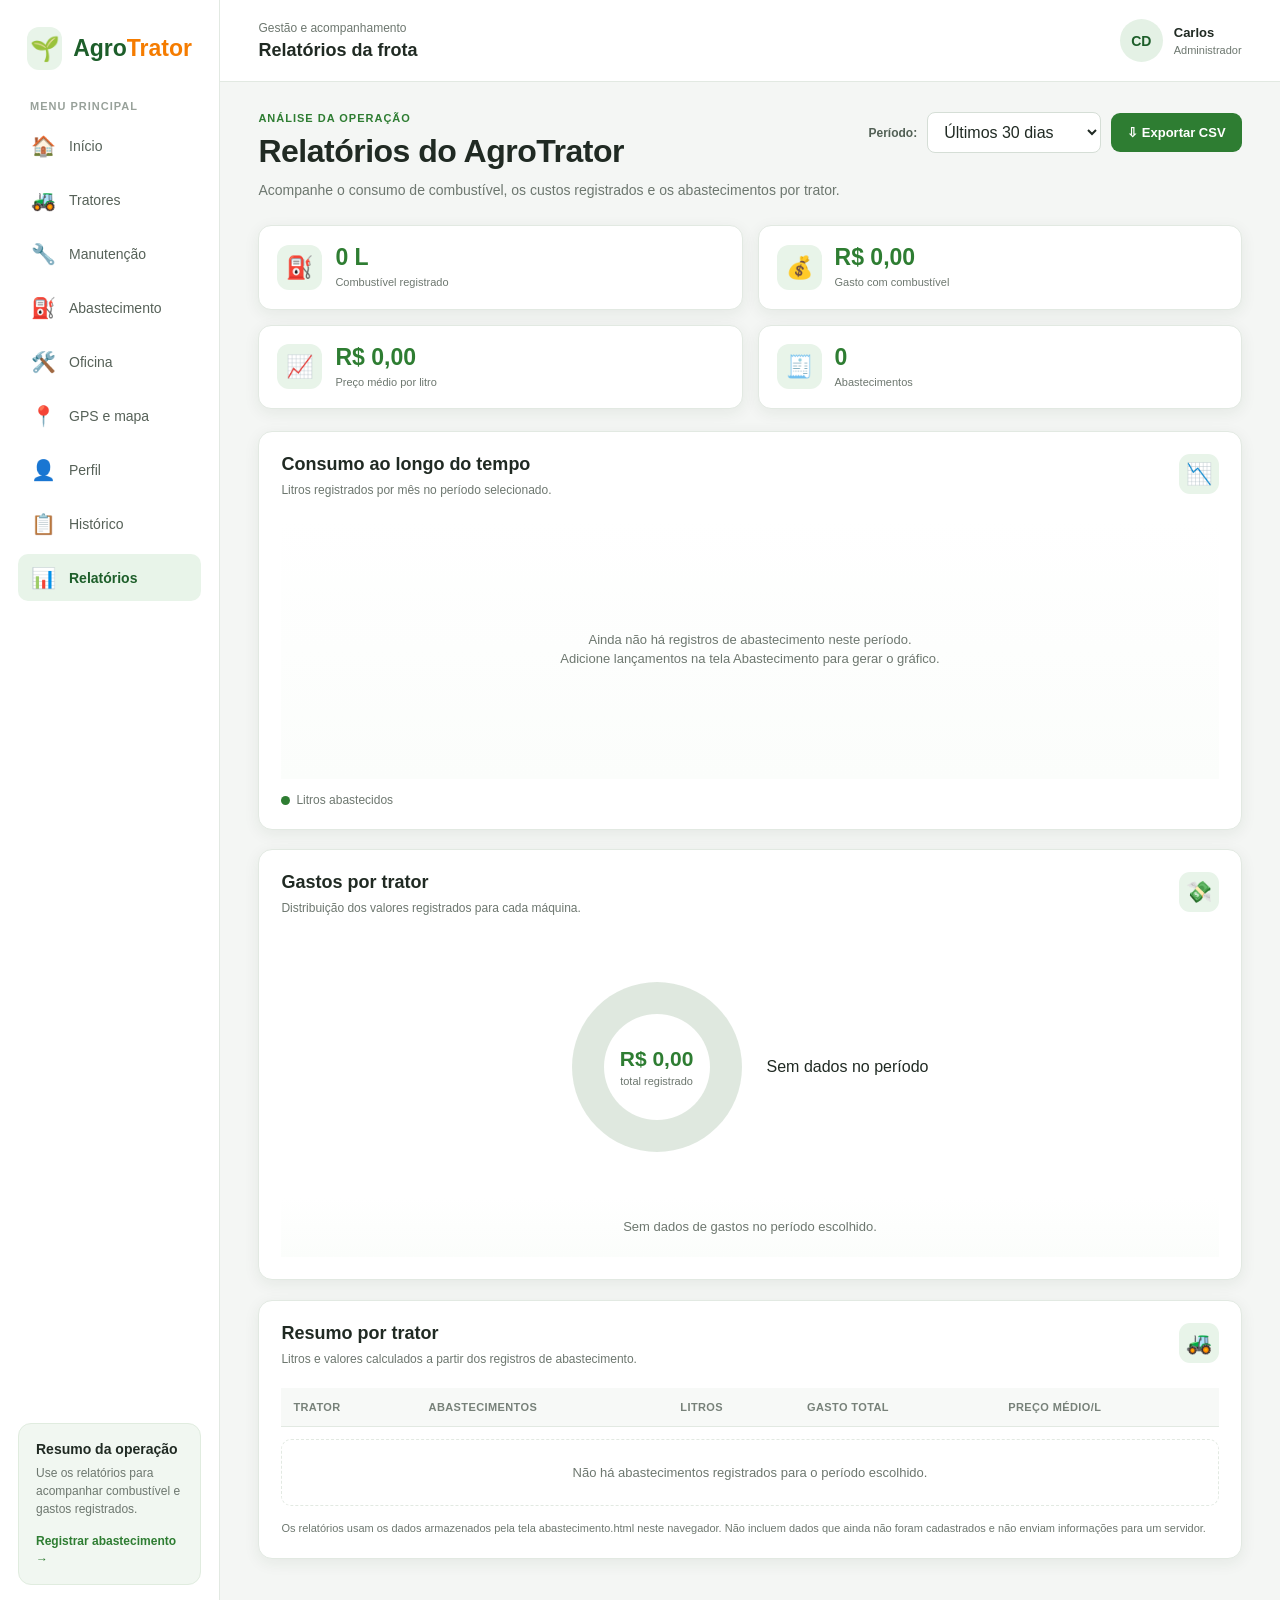
<file: relatorios.html>
<!DOCTYPE html>
<html lang="pt-BR">
<head>
<meta charset="UTF-8">
<meta name="viewport" content="width=device-width, initial-scale=1.0">
<title>AgroTrator - Relatórios</title>

<style>
:root {
  --green: #2e7d32;
  --dark: #1d5e2a;
  --light: #e8f4e9;
  --orange: #f57c00;
  --page: #f4f6f4;
  --ink: #202a23;
  --muted: #6d776f;
  --border: #e2e9e2;
  --shadow: 0 4px 16px rgba(25,53,31,.07);
}

* {
  box-sizing: border-box;
}

body {
  margin: 0;
  font-family: Arial, Helvetica, sans-serif;
  background: var(--page);
  color: var(--ink);
}

a {
  color: inherit;
  text-decoration: none;
}

button, select {
  font: inherit;
}

button {
  cursor: pointer;
}

.app {
  min-height: 100vh;
  display: grid;
  grid-template-columns: 250px minmax(0,1fr);
}

.sidebar {
  background: #fff;
  border-right: 1px solid var(--border);
  min-height: 100vh;
  padding: 27px 18px 22px;
  display: flex;
  flex-direction: column;
  gap: 30px;
}

.brand {
  display: flex;
  align-items: center;
  gap: 11px;
  padding: 0 9px;
  font-size: 23px;
  font-weight: 800;
  color: var(--dark);
  white-space: nowrap;
}

.brand-mark {
  width: 43px;
  height: 43px;
  display: grid;
  place-items: center;
  border-radius: 12px;
  background: var(--light);
  font-size: 24px;
}

.brand-name span {
  color: var(--orange);
}

.nav-label {
  padding: 0 12px;
  margin: 0 0 10px;
  text-transform: uppercase;
  letter-spacing: 1px;
  color: #98a19a;
  font-size: 11px;
  font-weight: 800;
}

.nav-list {
  display: grid;
  gap: 7px;
}

.nav-link {
  display: flex;
  align-items: center;
  gap: 13px;
  min-height: 47px;
  padding: 0 13px;
  color: #566158;
  border-radius: 10px;
  font-size: 14px;
}

.nav-link:hover {
  background: #f2f7f2;
  color: var(--dark);
}

.nav-link.active {
  color: var(--dark);
  background: var(--light);
  font-weight: 700;
}

.nav-icon {
  width: 25px;
  text-align: center;
  font-size: 20px;
}

.sidebar-bottom {
  margin-top: auto;
}

.help-card {
  padding: 17px;
  border-radius: 13px;
  background: #f1f7f1;
  border: 1px solid #e0ecdf;
}

.help-card strong {
  display: block;
  font-size: 14px;
  margin-bottom: 7px;
}

.help-card p {
  color: var(--muted);
  font-size: 12px;
  line-height: 1.5;
  margin: 0 0 13px;
}

.help-card a {
  color: var(--green);
  font-size: 12px;
  font-weight: 800;
}

.main-column {
  min-width: 0;
}

.topbar {
  min-height: 82px;
  padding: 0 clamp(22px,3vw,48px);
  background: #fff;
  border-bottom: 1px solid var(--border);
  display: flex;
  justify-content: space-between;
  align-items: center;
  gap: 18px;
}

.page-heading small {
  display: block;
  color: var(--muted);
  font-size: 12px;
  margin-bottom: 5px;
}

.page-heading strong {
  font-size: 18px;
}

.user-top {
  display: flex;
  align-items: center;
  gap: 11px;
}

.avatar {
  width: 43px;
  height: 43px;
  border-radius: 50%;
  display: grid;
  place-items: center;
  color: var(--dark);
  background: #e4f1e5;
  font-weight: 800;
  font-size: 14px;
}

.user-top strong {
  display: block;
  font-size: 13px;
  margin-bottom: 4px;
}

.user-top span {
  display: block;
  color: var(--muted);
  font-size: 11px;
}

.content {
  width: 100%;
  max-width: 1700px;
  margin: 0 auto;
  padding: 30px clamp(22px,3vw,48px) 48px;
}

.intro {
  display: flex;
  justify-content: space-between;
  align-items: flex-start;
  gap: 20px;
  margin-bottom: 24px;
}

.eyebrow {
  color: var(--green);
  font-size: 11px;
  text-transform: uppercase;
  letter-spacing: 1px;
  font-weight: 800;
  margin-bottom: 9px;
}

h1 {
  font-size: clamp(28px,2.5vw,36px);
  margin: 0 0 9px;
  letter-spacing: -.5px;
}

.intro p {
  color: var(--muted);
  font-size: 14px;
  line-height: 1.6;
  margin: 0;
  max-width: 740px;
}

.filters {
  display: flex;
  align-items: center;
  gap: 10px;
  flex-wrap: wrap;
}

.filters label {
  font-size: 12px;
  font-weight: 800;
  color: #526055;
}

.filters select {
  min-height: 41px;
  padding: 0 12px;
  border: 1px solid #d5ded6;
  border-radius: 8px;
  color: var(--ink);
  background: #fff;
}

.btn {
  border: 0;
  border-radius: 9px;
  padding: 12px 16px;
  font-size: 13px;
  font-weight: 700;
  display: inline-flex;
  align-items: center;
  justify-content: center;
  gap: 8px;
}

.btn-green {
  background: var(--green);
  color: #fff;
}

.btn-green:hover {
  background: var(--dark);
}

.stats {
  display: grid;
  grid-template-columns: repeat(4,minmax(0,1fr));
  gap: 15px;
  margin-bottom: 22px;
}

.stat {
  display: flex;
  align-items: center;
  gap: 13px;
  padding: 18px;
  background: #fff;
  border: 1px solid var(--border);
  border-radius: 13px;
  box-shadow: var(--shadow);
  min-width: 0;
}

.stat-icon {
  width: 45px;
  height: 45px;
  display: grid;
  place-items: center;
  background: var(--light);
  border-radius: 12px;
  font-size: 22px;
  flex-shrink: 0;
}

.stat strong {
  display: block;
  color: var(--green);
  font-size: clamp(18px,1.8vw,24px);
  margin-bottom: 4px;
  overflow-wrap: anywhere;
}

.stat span {
  display: block;
  color: var(--muted);
  font-size: 11px;
  line-height: 1.4;
}

.grid-two {
  display: grid;
  grid-template-columns: minmax(0,1.25fr) minmax(280px,.75fr);
  gap: 19px;
  margin-bottom: 20px;
}

.panel {
  background: #fff;
  border: 1px solid var(--border);
  border-radius: 14px;
  padding: 22px;
  box-shadow: var(--shadow);
  min-width: 0;
}

.panel-head {
  display: flex;
  align-items: flex-start;
  justify-content: space-between;
  gap: 13px;
  margin-bottom: 20px;
}

.panel-head h2 {
  margin: 0;
  font-size: 18px;
}

.panel-head p {
  margin: 6px 0 0;
  color: var(--muted);
  font-size: 12px;
  line-height: 1.5;
}

.panel-icon {
  width: 40px;
  height: 40px;
  display: grid;
  place-items: center;
  border-radius: 11px;
  background: var(--light);
  font-size: 21px;
  flex-shrink: 0;
}

.chart-wrap {
  position: relative;
  width: 100%;
  height: 260px;
}

.chart-wrap canvas {
  display: block;
  width: 100%;
  height: 100%;
}

.chart-empty {
  display: none;
  position: absolute;
  inset: 0;
  align-items: center;
  justify-content: center;
  text-align: center;
  padding: 20px;
  color: var(--muted);
  font-size: 13px;
  line-height: 1.5;
  background: linear-gradient(180deg,#fff,#fbfdfb);
}

.chart-empty.show {
  display: flex;
}

.legend {
  display: flex;
  flex-wrap: wrap;
  gap: 13px;
  margin-top: 14px;
  font-size: 12px;
  color: var(--muted);
}

.legend span {
  display: flex;
  align-items: center;
  gap: 6px;
}

.legend i {
  display: inline-block;
  width: 9px;
  height: 9px;
  border-radius: 50%;
  background: var(--green);
}

.donut-area {
  min-height: 260px;
  display: flex;
  align-items: center;
  justify-content: center;
  gap: 25px;
  flex-wrap: wrap;
}

.donut {
  width: 170px;
  height: 170px;
  border-radius: 50%;
  background: conic-gradient(#dfe8df 0 100%);
  position: relative;
  flex-shrink: 0;
}

.donut::after {
  content: "";
  position: absolute;
  inset: 32px;
  border-radius: 50%;
  background: #fff;
}

.donut-center {
  position: absolute;
  z-index: 1;
  inset: 0;
  display: flex;
  align-items: center;
  justify-content: center;
  flex-direction: column;
  text-align: center;
}

.donut-center strong {
  font-size: 21px;
  color: var(--green);
  max-width: 125px;
  overflow-wrap: anywhere;
}

.donut-center span {
  font-size: 11px;
  color: var(--muted);
  margin-top: 4px;
}

.donut-legend {
  display: grid;
  gap: 12px;
  min-width: 125px;
}

.donut-legend-row {
  display: flex;
  align-items: flex-start;
  gap: 8px;
  font-size: 12px;
  color: var(--muted);
}

.donut-legend-row i {
  width: 10px;
  height: 10px;
  flex-shrink: 0;
  border-radius: 3px;
  background: var(--green);
  margin-top: 2px;
}

.donut-legend-row strong {
  display: block;
  color: var(--ink);
  font-size: 12px;
  margin-bottom: 3px;
}

.donut-legend-row span {
  display: block;
  font-size: 11px;
}

.table-wrap {
  width: 100%;
  overflow-x: auto;
}

table {
  width: 100%;
  border-collapse: collapse;
  min-width: 600px;
}

th {
  text-align: left;
  padding: 13px 12px;
  background: #f7f9f7;
  border-bottom: 1px solid var(--border);
  color: #778179;
  font-size: 11px;
  text-transform: uppercase;
  letter-spacing: .4px;
}

td {
  padding: 14px 12px;
  border-bottom: 1px solid #edf0ed;
  font-size: 13px;
}

tbody tr:last-child td {
  border-bottom: 0;
}

.money {
  font-weight: 800;
  color: var(--dark);
  white-space: nowrap;
}

.empty-table {
  display: none;
  color: var(--muted);
  text-align: center;
  padding: 25px 15px;
  border: 1px dashed var(--border);
  border-radius: 10px;
  margin-top: 12px;
  font-size: 13px;
}

.footnote {
  color: var(--muted);
  font-size: 11px;
  line-height: 1.5;
  margin: 14px 0 0;
}

.mobile-nav {
  display: none;
}

@media(max-width:1320px) {
  .app {
    grid-template-columns: 220px minmax(0,1fr);
  }

  .stats {
    grid-template-columns: repeat(2,minmax(0,1fr));
  }

  .grid-two {
    grid-template-columns: 1fr;
  }
}

@media(max-width:850px) {
  .app {
    display: block;
  }

  .sidebar {
    display: none;
  }

  .content {
    padding: 23px 18px 90px;
  }

  .intro {
    flex-direction: column;
  }

  .mobile-nav {
    display: flex;
    position: fixed;
    bottom: 0;
    left: 0;
    right: 0;
    z-index: 30;
    justify-content: space-around;
    gap: 5px;
    padding: 9px 5px;
    background: rgba(255,255,255,.97);
    border-top: 1px solid var(--border);
  }

  .mobile-nav a {
    display: flex;
    flex-direction: column;
    align-items: center;
    gap: 4px;
    color: var(--muted);
    font-size: 10px;
  }

  .mobile-nav a span {
    font-size: 21px;
  }

  .mobile-nav a.active {
    color: var(--green);
    font-weight: 800;
  }
}

@media(max-width:580px) {
  .topbar {
    padding: 0 14px;
  }

  .user .meta {
    display: none;
  }

  .content {
    padding: 20px 12px 85px;
  }

  .stats {
    grid-template-columns: 1fr 1fr;
    gap: 9px;
  }

  .stat {
    padding: 12px;
    gap: 9px;
  }

  .stat-icon {
    width: 35px;
    height: 35px;
    font-size: 18px;
  }

  .stat strong {
    font-size: 18px;
  }

  .panel {
    padding: 17px;
  }

  .chart-wrap {
    height: 220px;
  }

  .filters {
    align-items: flex-start;
  }

  .filters select {
    max-width: 100%;
  }
}
</style>
</head>

<body>
<div class="app">

  <aside class="sidebar">
    <a class="brand" href="principal.html">
      <span class="brand-mark">🌱</span>
      <span class="brand-name">Agro<span>Trator</span></span>
    </a>

    <nav>
      <p class="nav-label">Menu principal</p>

      <div class="nav-list">
        <a class="nav-link" href="principal.html"><span class="nav-icon">🏠</span>Início</a>
        <a class="nav-link" href="tratores.html"><span class="nav-icon">🚜</span>Tratores</a>
        <a class="nav-link" href="manutencao.html"><span class="nav-icon">🔧</span>Manutenção</a>
        <a class="nav-link" href="abastecimento.html"><span class="nav-icon">⛽</span>Abastecimento</a>
        <a class="nav-link" href="oficina.html"><span class="nav-icon">🛠️</span>Oficina</a>
        <a class="nav-link" href="mapa.html"><span class="nav-icon">📍</span>GPS e mapa</a>
        <a class="nav-link" href="perfil.html"><span class="nav-icon">👤</span>Perfil</a>
        <a class="nav-link" href="historico.html"><span class="nav-icon">📋</span>Histórico</a>
        <a class="nav-link active" href="relatorios.html"><span class="nav-icon">📊</span>Relatórios</a>
      </div>
    </nav>

    <div class="sidebar-bottom">
      <div class="help-card">
        <strong>Resumo da operação</strong>
        <p>Use os relatórios para acompanhar combustível e gastos registrados.</p>
        <a href="abastecimento.html">Registrar abastecimento →</a>
      </div>
    </div>
  </aside>

  <div class="main-column">

    <header class="topbar">
      <div class="page-heading">
        <small>Gestão e acompanhamento</small>
        <strong>Relatórios da frota</strong>
      </div>

      <a class="user-top" href="perfil.html">
        <div class="avatar">CD</div>
        <div class="meta">
          <strong>Carlos</strong>
          <span>Administrador</span>
        </div>
      </a>
    </header>

    <main class="content">

      <section class="intro">
        <div>
          <div class="eyebrow">Análise da operação</div>
          <h1>Relatórios do AgroTrator</h1>
          <p>Acompanhe o consumo de combustível, os custos registrados e os abastecimentos por trator.</p>
        </div>

        <div class="filters">
          <label for="period">Período:</label>

          <select id="period">
            <option value="30">Últimos 30 dias</option>
            <option value="90">Últimos 90 dias</option>
            <option value="365">Últimos 12 meses</option>
            <option value="all">Todo o período</option>
          </select>

          <button class="btn btn-green" id="export-csv" type="button">
            ⇩ Exportar CSV
          </button>
        </div>
      </section>

      <section class="stats">

        <div class="stat">
          <div class="stat-icon">⛽</div>
          <div>
            <strong id="metric-liters">0 L</strong>
            <span>Combustível registrado</span>
          </div>
        </div>

        <div class="stat">
          <div class="stat-icon">💰</div>
          <div>
            <strong id="metric-cost">R$ 0,00</strong>
            <span>Gasto com combustível</span>
          </div>
        </div>

        <div class="stat">
          <div class="stat-icon">📈</div>
          <div>
            <strong id="metric-average">R$ 0,00</strong>
            <span>Preço médio por litro</span>
          </div>
        </div>

        <div class="stat">
          <div class="stat-icon">🧾</div>
          <div>
            <strong id="metric-count">0</strong>
            <span>Abastecimentos</span>
          </div>
        </div>

      </section>

      <section class="grid-two">

        <div class="panel">
          <div class="panel-head">
            <div>
              <h2>Consumo ao longo do tempo</h2>
              <p>Litros registrados por mês no período selecionado.</p>
            </div>
            <div class="panel-icon">📉</div>
          </div>

          <div class="chart-wrap">
            <canvas id="monthly-chart" aria-label="Gráfico mensal de litros abastecidos"></canvas>

            <div class="chart-empty" id="monthly-empty">
              Ainda não há registros de abastecimento neste período.
              <br>
              Adicione lançamentos na tela Abastecimento para gerar o gráfico.
            </div>
          </div>

          <div class="legend">
            <span><i></i> Litros abastecidos</span>
          </div>
        </div>

        <div class="panel">
          <div class="panel-head">
            <div>
              <h2>Gastos por trator</h2>
              <p>Distribuição dos valores registrados para cada máquina.</p>
            </div>
            <div class="panel-icon">💸</div>
          </div>

          <div class="donut-area">
            <div class="donut" id="donut">
              <div class="donut-center">
                <strong id="donut-total">R$ 0,00</strong>
                <span>total registrado</span>
              </div>
            </div>

            <div class="donut-legend" id="donut-legend"></div>
          </div>

          <div class="chart-empty" id="donut-empty" style="position:relative;min-height:30px;display:none">
            Sem dados de gastos no período escolhido.
          </div>
        </div>

      </section>

      <section class="panel">
        <div class="panel-head">
          <div>
            <h2>Resumo por trator</h2>
            <p>Litros e valores calculados a partir dos registros de abastecimento.</p>
          </div>
          <div class="panel-icon">🚜</div>
        </div>

        <div class="table-wrap">
          <table>
            <thead>
              <tr>
                <th>Trator</th>
                <th>Abastecimentos</th>
                <th>Litros</th>
                <th>Gasto total</th>
                <th>Preço médio/L</th>
              </tr>
            </thead>
            <tbody id="tractor-table"></tbody>
          </table>
        </div>

        <div class="empty-table" id="table-empty">
          Não há abastecimentos registrados para o período escolhido.
        </div>

        <p class="footnote">
          Os relatórios usam os dados armazenados pela tela abastecimento.html neste navegador.
          Não incluem dados que ainda não foram cadastrados e não enviam informações para um servidor.
        </p>
      </section>

    </main>
  </div>
</div>

<nav class="mobile-nav" aria-label="Navegação móvel">
  <a href="principal.html"><span>🏠</span>Início</a>
  <a href="tratores.html"><span>🚜</span>Tratores</a>
  <a href="abastecimento.html"><span>⛽</span>Abastecer</a>
  <a href="mapa.html"><span>📍</span>GPS</a>
  <a href="perfil.html"><span>👤</span>Perfil</a>
</nav>

<script>
(function () {
  const STORAGE_KEY = "agrotrator_abastecimentos";
  const period = document.getElementById("period");

  const money = value =>
    new Intl.NumberFormat("pt-BR", {
      style: "currency",
      currency: "BRL"
    }).format(value);

  const number = value =>
    new Intl.NumberFormat("pt-BR", {
      maximumFractionDigits: 2
    }).format(value);

  const green = "#2e7d32";

  const colors = [
    "#2e7d32",
    "#f57c00",
    "#6aa56d",
    "#7b8bce",
    "#d9a441",
    "#52a5a1",
    "#a16cc0",
    "#df7777"
  ];

  function readRecords() {
    try {
      const data = JSON.parse(
        localStorage.getItem(STORAGE_KEY) || "[]"
      );

      return Array.isArray(data)
        ? data.filter(r =>
            r &&
            r.date &&
            Number.isFinite(Number(r.liters)) &&
            Number.isFinite(Number(r.total))
          )
        : [];
    } catch (error) {
      return [];
    }
  }

  function getRangeRecords() {
    const records = readRecords();

    if (period.value === "all") {
      return records;
    }

    const today = new Date();
    today.setHours(23, 59, 59, 999);

    const start = new Date();
    start.setDate(start.getDate() - Number(period.value) + 1);
    start.setHours(0, 0, 0, 0);

    return records.filter(record => {
      const date = new Date(record.date + "T12:00:00");

      return (
        !Number.isNaN(date.getTime()) &&
        date >= start &&
        date <= today
      );
    });
  }

  function monthKey(value) {
    const date = new Date(value + "T12:00:00");

    return date.getFullYear() + "-" +
      String(date.getMonth() + 1).padStart(2, "0");
  }

  function monthLabel(key) {
    const [year, month] = key.split("-");

    return new Date(
      Number(year),
      Number(month) - 1,
      1
    ).toLocaleDateString("pt-BR", {
      month: "short"
    }).replace(".", "");
  }

  function updateMetrics(records) {
    const liters = records.reduce(
      (sum, record) => sum + Number(record.liters),
      0
    );

    const cost = records.reduce(
      (sum, record) => sum + Number(record.total),
      0
    );

    document.getElementById("metric-liters").textContent =
      number(liters) + " L";

    document.getElementById("metric-cost").textContent =
      money(cost);

    document.getElementById("metric-average").textContent =
      money(liters ? cost / liters : 0);

    document.getElementById("metric-count").textContent =
      records.length;

    document.getElementById("donut-total").textContent =
      money(cost);
  }

  function setupCanvas(canvas) {
    const rect = canvas.getBoundingClientRect();
    const dpr = window.devicePixelRatio || 1;

    const width = Math.max(280, rect.width);
    const height = Math.max(200, rect.height);

    canvas.width = Math.round(width * dpr);
    canvas.height = Math.round(height * dpr);

    const ctx = canvas.getContext("2d");
    ctx.scale(dpr, dpr);

    return { ctx, width, height };
  }

  function drawMonthly(records) {
    const canvas = document.getElementById("monthly-chart");
    const empty = document.getElementById("monthly-empty");

    const { ctx, width, height } = setupCanvas(canvas);

    ctx.clearRect(0, 0, width, height);

    if (!records.length) {
      empty.classList.add("show");
      return;
    }

    empty.classList.remove("show");

    const byMonth = {};

    records.forEach(record => {
      const key = monthKey(record.date);

      byMonth[key] =
        (byMonth[key] || 0) + Number(record.liters);
    });

    let keys = Object.keys(byMonth).sort();

    if (period.value !== "all" && keys.length > 6) {
      keys = keys.slice(-6);
    }

    if (keys.length === 1) {
      const [year, month] = keys[0].split("-").map(Number);
      const date = new Date(year, month - 2, 1);

      keys.unshift(
        date.getFullYear() + "-" +
        String(date.getMonth() + 1).padStart(2, "0")
      );
    }

    const values = keys.map(key => byMonth[key] || 0);
    const max = Math.max(...values, 1);

    const left = 48;
    const right = 14;
    const top = 15;
    const bottom = 39;

    const plotW = width - left - right;
    const plotH = height - top - bottom;

    ctx.font = "11px Arial";
    ctx.textAlign = "right";
    ctx.textBaseline = "middle";

    for (let i = 0; i <= 4; i++) {
      const value = max * i / 4;
      const y = top + plotH - plotH * i / 4;

      ctx.strokeStyle = "#e8eee8";
      ctx.lineWidth = 1;
      ctx.beginPath();
      ctx.moveTo(left, y);
      ctx.lineTo(width - right, y);
      ctx.stroke();

      ctx.fillStyle = "#7a857c";
      ctx.fillText(number(value), left - 9, y);
    }

    const step = plotW / keys.length;
    const barWidth = Math.min(44, step * .55);

    keys.forEach((key, index) => {
      const barHeight = values[index] / max * plotH;
      const x = left + step * index + (step - barWidth) / 2;
      const y = top + plotH - barHeight;

      ctx.fillStyle = values[index] ? green : "#e6eee6";
      ctx.beginPath();
      ctx.rect(x, y, barWidth, Math.max(barHeight, 1));
      ctx.fill();

      ctx.fillStyle = "#627064";
      ctx.textAlign = "center";
      ctx.textBaseline = "top";
      ctx.fillText(
        monthLabel(key),
        x + barWidth / 2,
        top + plotH + 12
      );
    });
  }

  function drawDonut(records) {
    const donut = document.getElementById("donut");
    const legend = document.getElementById("donut-legend");
    const empty = document.getElementById("donut-empty");
    const totals = {};

    records.forEach(record => {
      const name = record.tractor || "Trator não informado";

      totals[name] =
        (totals[name] || 0) + Number(record.total);
    });

    const rows = Object.entries(totals)
      .sort((a, b) => b[1] - a[1]);

    const total = rows.reduce(
      (sum, row) => sum + row[1],
      0
    );

    if (!total || !rows.length) {
      donut.style.background =
        "conic-gradient(#dfe8df 0 100%)";

      legend.textContent = "Sem dados no período";
      empty.style.display = "block";
      return;
    }

    empty.style.display = "none";

    let angle = 0;
    const segments = [];

    rows.forEach(([name, value], index) => {
      const end = angle + value / total * 360;

      segments.push(
        `${colors[index % colors.length]} ${angle}deg ${end}deg`
      );

      angle = end;
    });

    donut.style.background =
      `conic-gradient(${segments.join(",")})`;

    legend.replaceChildren();

    rows.forEach(([name, value], index) => {
      const row = document.createElement("div");
      row.className = "donut-legend-row";

      const swatch = document.createElement("i");
      swatch.style.background = colors[index % colors.length];

      const text = document.createElement("div");

      const strong = document.createElement("strong");
      strong.textContent = name;

      const detail = document.createElement("span");
      detail.textContent =
        money(value) + " · " + number(value / total * 100) + "%";

      text.append(strong, detail);
      row.append(swatch, text);
      legend.appendChild(row);
    });
  }

  function drawTable(records) {
    const body = document.getElementById("tractor-table");
    const empty = document.getElementById("table-empty");

    body.replaceChildren();

    const totals = {};

    records.forEach(record => {
      const name = record.tractor || "Trator não informado";

      if (!totals[name]) {
        totals[name] = {
          count: 0,
          liters: 0,
          cost: 0
        };
      }

      totals[name].count++;
      totals[name].liters += Number(record.liters);
      totals[name].cost += Number(record.total);
    });

    const rows = Object.entries(totals)
      .sort((a, b) => b[1].cost - a[1].cost);

    empty.style.display = rows.length ? "none" : "block";

    rows.forEach(([name, data]) => {
      const tr = document.createElement("tr");

      [
        name,
        data.count,
        number(data.liters) + " L",
        money(data.cost),
        money(data.liters ? data.cost / data.liters : 0)
      ].forEach((value, index) => {
        const td = document.createElement("td");
        td.textContent = value;

        if (index === 3) {
          td.className = "money";
        }

        tr.appendChild(td);
      });

      body.appendChild(tr);
    });
  }

  function refresh() {
    const records = getRangeRecords();

    updateMetrics(records);
    drawMonthly(records);
    drawDonut(records);
    drawTable(records);
  }

  document.getElementById("export-csv")
    .addEventListener("click", () => {
      const records = getRangeRecords();

      if (!records.length) {
        alert("Não há registros no período selecionado para exportar.");
        return;
      }

      const rows = [
        [
          "Data",
          "Trator",
          "Fornecedor",
          "Litros",
          "Preço por litro",
          "Total",
          "Horímetro",
          "Observações"
        ],
        ...records.map(record => [
          record.date,
          record.tractor,
          record.station || "",
          record.liters,
          record.price,
          record.total,
          record.hours || "",
          record.notes || ""
        ])
      ];

      const csv = "\uFEFF" + rows.map(row =>
        row.map(value =>
          '"' + String(value ?? "").replace(/"/g, '""') + '"'
        ).join(";")
      ).join("\r\n");

      const blob = new Blob(
        [csv],
        { type: "text/csv;charset=utf-8;" }
      );

      const url = URL.createObjectURL(blob);
      const link = document.createElement("a");

      link.href = url;
      link.download = "relatorio-agrotrator.csv";

      document.body.appendChild(link);
      link.click();
      link.remove();

      URL.revokeObjectURL(url);
    });

  period.addEventListener("change", refresh);

  window.addEventListener("resize", () => {
    clearTimeout(window.__reportResize);

    window.__reportResize = setTimeout(refresh, 120);
  });

  refresh();
})();
</script>

</body>
</html>
</file>
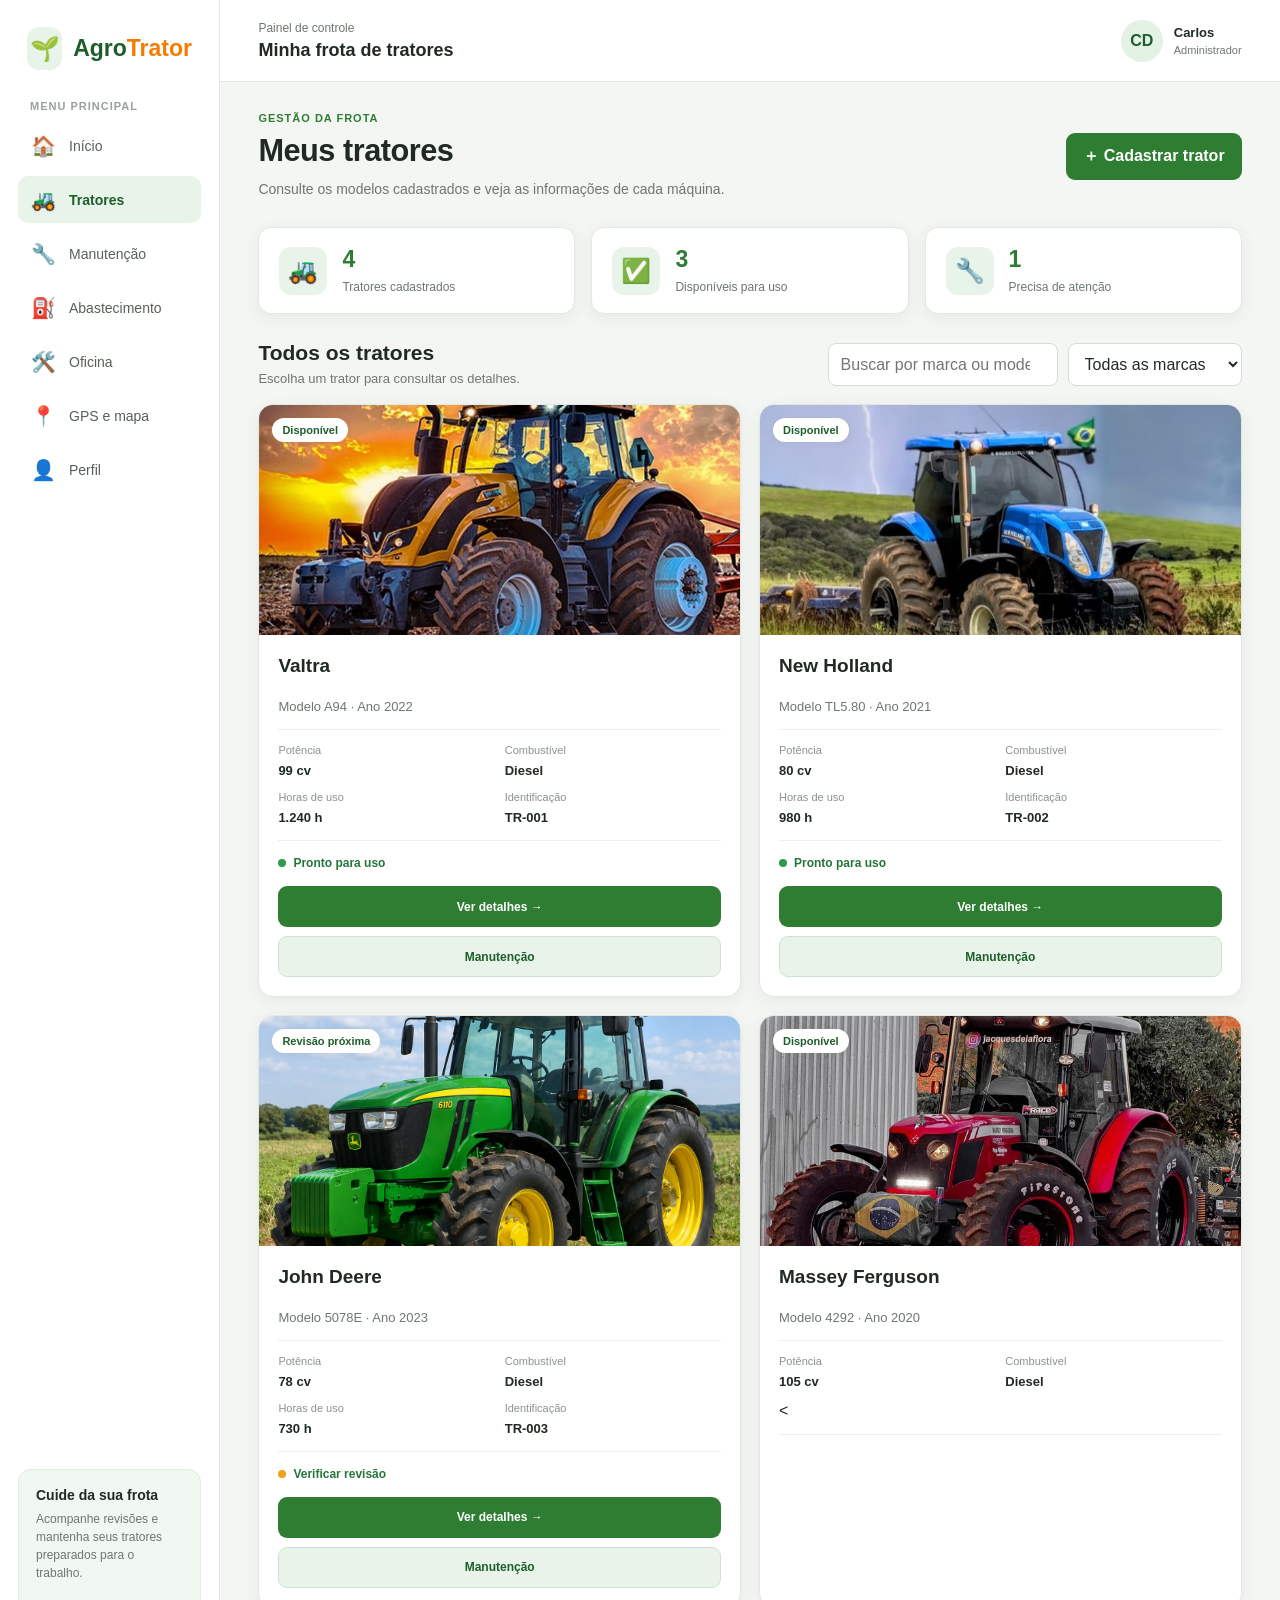
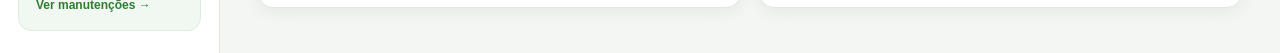
<file: tratores.html>
<!DOCTYPE html>
<html lang="pt-BR">
<head>
  <meta charset="UTF-8">
  <meta name="viewport" content="width=device-width, initial-scale=1.0">
  <title>AgroTrator - Tratores</title>

  <style>
    :root {
      --green: #2e7d32;
      --green-dark: #1d5e2a;
      --green-light: #e8f4e9;
      --orange: #f57c00;
      --page: #f4f6f4;
      --ink: #202a23;
      --muted: #6d776f;
      --border: #e2e9e2;
      --shadow: 0 4px 16px rgba(25, 53, 31, .07);
    }

    * { box-sizing: border-box; }

    body {
      margin: 0;
      font-family: Arial, Helvetica, sans-serif;
      background: var(--page);
      color: var(--ink);
    }

    a {
      color: inherit;
      text-decoration: none;
    }

    button, input, select { font: inherit; }
    button { cursor: pointer; }

    .app {
      min-height: 100vh;
      display: grid;
      grid-template-columns: 250px minmax(0, 1fr);
    }

    /* MENU LATERAL */
    .sidebar {
      background: white;
      border-right: 1px solid var(--border);
      min-height: 100vh;
      padding: 27px 18px 22px;
      display: flex;
      flex-direction: column;
      gap: 30px;
    }

    .brand {
      display: flex;
      align-items: center;
      gap: 11px;
      padding: 0 9px;
      font-size: 23px;
      font-weight: 800;
      color: var(--green-dark);
      white-space: nowrap;
    }

    .brand-mark {
      width: 43px;
      height: 43px;
      display: grid;
      place-items: center;
      border-radius: 12px;
      background: var(--green-light);
      font-size: 24px;
    }

    .brand-name span { color: var(--orange); }

    .nav-label {
      padding: 0 12px;
      margin: 0 0 10px;
      text-transform: uppercase;
      letter-spacing: 1px;
      color: #98a19a;
      font-size: 11px;
      font-weight: 800;
    }

    .nav-list {
      display: grid;
      gap: 7px;
    }

    .nav-link {
      display: flex;
      align-items: center;
      gap: 13px;
      min-height: 47px;
      padding: 0 13px;
      color: #566158;
      border-radius: 10px;
      font-size: 14px;
    }

    .nav-link:hover {
      background: #f2f7f2;
      color: var(--green-dark);
    }

    .nav-link.active {
      color: var(--green-dark);
      background: var(--green-light);
      font-weight: 700;
    }

    .nav-icon {
      width: 25px;
      text-align: center;
      font-size: 20px;
    }

    .sidebar-bottom { margin-top: auto; }

    .help-card {
      padding: 17px;
      border-radius: 13px;
      background: #f1f7f1;
      border: 1px solid #e0ecdf;
    }

    .help-card strong {
      display: block;
      font-size: 14px;
      margin-bottom: 7px;
    }

    .help-card p {
      color: var(--muted);
      font-size: 12px;
      line-height: 1.5;
      margin: 0 0 13px;
    }

    .help-card a {
      color: var(--green);
      font-size: 12px;
      font-weight: 800;
    }

    /* CABEÇALHO */
    .main-column { min-width: 0; }

    .topbar {
      min-height: 82px;
      padding: 0 clamp(22px, 3vw, 48px);
      background: white;
      border-bottom: 1px solid var(--border);
      display: flex;
      justify-content: space-between;
      align-items: center;
      gap: 18px;
    }

    .page-heading small {
      display: block;
      color: var(--muted);
      font-size: 12px;
      margin-bottom: 5px;
    }

    .page-heading strong { font-size: 18px; }

    .user-top {
      display: flex;
      align-items: center;
      gap: 11px;
    }

    .avatar {
      width: 42px;
      height: 42px;
      border-radius: 50%;
      display: grid;
      place-items: center;
      color: var(--green-dark);
      background: #e4f1e5;
      font-weight: 800;
    }

    .user-top strong {
      display: block;
      font-size: 13px;
      margin-bottom: 4px;
    }

    .user-top span {
      display: block;
      color: var(--muted);
      font-size: 11px;
    }

    .content {
      width: 100%;
      max-width: 1700px;
      margin: 0 auto;
      padding: 30px clamp(22px, 3vw, 48px) 45px;
    }

    /* APRESENTAÇÃO */
    .page-intro {
      display: flex;
      justify-content: space-between;
      align-items: center;
      gap: 20px;
      margin-bottom: 27px;
    }

    .eyebrow {
      color: var(--green);
      font-weight: 800;
      font-size: 11px;
      text-transform: uppercase;
      letter-spacing: 1px;
      margin-bottom: 9px;
    }

    h1 {
      font-size: clamp(28px, 2.4vw, 36px);
      margin: 0 0 9px;
      letter-spacing: -.5px;
    }

    .page-intro p {
      color: var(--muted);
      font-size: 14px;
      line-height: 1.6;
      margin: 0;
      max-width: 700px;
    }

    .primary-button {
      border: 0;
      border-radius: 9px;
      background: var(--green);
      color: white;
      font-weight: 700;
      padding: 13px 17px;
      display: inline-flex;
      align-items: center;
      justify-content: center;
      gap: 8px;
      white-space: nowrap;
    }

    .primary-button:hover { background: var(--green-dark); }

    .secondary-button {
      border: 1px solid #cfe2d1;
      border-radius: 9px;
      color: var(--green-dark);
      background: var(--green-light);
      font-weight: 700;
      padding: 12px 15px;
      display: inline-flex;
      align-items: center;
      justify-content: center;
      gap: 8px;
    }

    .secondary-button:hover { background: #dceede; }

    /* RESUMO DA FROTA */
    .summary-row {
      display: grid;
      grid-template-columns: repeat(3, minmax(0, 1fr));
      gap: 16px;
      margin-bottom: 27px;
    }

    .summary-card {
      display: flex;
      align-items: center;
      gap: 15px;
      padding: 18px 20px;
      background: white;
      border: 1px solid var(--border);
      border-radius: 13px;
      box-shadow: var(--shadow);
    }

    .summary-icon {
      width: 48px;
      height: 48px;
      display: grid;
      place-items: center;
      background: var(--green-light);
      border-radius: 12px;
      font-size: 24px;
      flex-shrink: 0;
    }

    .summary-card strong {
      display: block;
      font-size: 23px;
      color: var(--green);
      margin-bottom: 4px;
    }

    .summary-card span {
      color: var(--muted);
      font-size: 12px;
    }

    /* PESQUISA E FILTROS */
    .toolbar {
      display: flex;
      justify-content: space-between;
      align-items: end;
      gap: 16px;
      margin-bottom: 18px;
    }

    .toolbar h2 {
      margin: 0 0 6px;
      font-size: 21px;
    }

    .toolbar p {
      color: var(--muted);
      margin: 0;
      font-size: 13px;
    }

    .filters {
      display: flex;
      gap: 10px;
      align-items: center;
    }

    .filters input,
    .filters select {
      min-height: 43px;
      min-width: 150px;
      border: 1px solid #d5ded6;
      background: white;
      border-radius: 8px;
      padding: 0 12px;
      color: var(--ink);
      outline: none;
    }

    .filters input { width: 230px; }

    .filters input:focus,
    .filters select:focus {
      border-color: var(--green);
      box-shadow: 0 0 0 3px #2e7d3218;
    }

    /* QUATRO CARTÕES */
    .tractor-grid {
      display: grid;
      grid-template-columns: repeat(4, minmax(0, 1fr));
      gap: 18px;
    }

    .tractor-card {
      min-width: 0;
      overflow: hidden;
      display: flex;
      flex-direction: column;
      background: white;
      border: 1px solid var(--border);
      border-radius: 15px;
      box-shadow: var(--shadow);
      transition: transform .18s, box-shadow .18s;
    }

    .tractor-card:hover {
      transform: translateY(-3px);
      box-shadow: 0 9px 23px #19351f1c;
    }

    .tractor-photo {
      height: 205px;
      position: relative;
      display: flex;
      align-items: center;
      justify-content: center;
      overflow: hidden;
      background: linear-gradient(135deg, #e7f1e5, #cfe2c8);
    }

    .tractor-photo img {
      width: 100%;
      height: 100%;
      object-fit: cover;
      display: block;
    }

    .photo-fallback {
      display: none;
      position: absolute;
      inset: 0;
      align-items: center;
      justify-content: center;
      font-size: 72px;
      background: linear-gradient(135deg, #e7f1e5, #cfe2c8);
    }

    .condition {
      position: absolute;
      top: 13px;
      left: 13px;
      background: white;
      border-radius: 20px;
      padding: 6px 10px;
      color: var(--green-dark);
      font-size: 11px;
      font-weight: 800;
      box-shadow: 0 2px 8px #0000000c;
    }

    .tractor-info {
      padding: 19px;
      display: flex;
      flex-direction: column;
      flex: 1;
    }

    .tractor-info h3 {
      margin: 0 0 7px;
      font-size: 19px;
      line-height: 1.3;
    }

    .tractor-model {
      color: var(--muted);
      font-size: 13px;
      margin-bottom: 15px;
    }

    .specs {
      display: grid;
      grid-template-columns: 1fr 1fr;
      gap: 12px 10px;
      padding: 14px 0;
      border-top: 1px solid #edf0ed;
      border-bottom: 1px solid #edf0ed;
    }

    .spec small {
      display: block;
      color: #89938b;
      font-size: 11px;
      margin-bottom: 5px;
    }

    .spec strong { font-size: 13px; }

    .tractor-state {
      display: flex;
      align-items: center;
      gap: 7px;
      margin: 15px 0 16px;
      color: #26753a;
      font-size: 12px;
      font-weight: 700;
    }

    .state-dot {
      width: 8px;
      height: 8px;
      border-radius: 50%;
      background: #2e9a4b;
    }

    .tractor-actions {
      display: grid;
      grid-template-columns: 1fr;
      gap: 9px;
      margin-top: auto;
    }

    .tractor-actions a {
      min-height: 41px;
      font-size: 12px;
    }

    .empty {
      display: none;
      padding: 34px 20px;
      background: white;
      border: 1px dashed var(--border);
      border-radius: 12px;
      text-align: center;
      color: var(--muted);
    }

    /* MENU INFERIOR SÓ PARA TELAS PEQUENAS */
    .mobile-nav { display: none; }

    .toast {
      display: none;
      position: fixed;
      bottom: 24px;
      right: 24px;
      z-index: 50;
      background: #203d27;
      color: white;
      padding: 14px 18px;
      max-width: 360px;
      border-radius: 10px;
      box-shadow: 0 8px 24px #0002;
      font-size: 13px;
      line-height: 1.5;
    }

    .toast.show { display: block; }

    /* TELAS MÉDIAS */
    @media (max-width: 1350px) {
      .app { grid-template-columns: 220px minmax(0, 1fr); }
      .tractor-grid { grid-template-columns: repeat(2, minmax(0, 1fr)); }
      .tractor-photo { height: 230px; }
    }

    /* TABLET */
    @media (max-width: 850px) {
      .app { display: block; }
      .sidebar { display: none; }

      .content { padding: 24px 20px 92px; }

      .summary-row {
        grid-template-columns: repeat(3, minmax(0, 1fr));
      }

      .toolbar {
        align-items: flex-start;
        flex-direction: column;
      }

      .filters { width: 100%; }
      .filters input { flex: 1; width: 100%; }

      .mobile-nav {
        display: flex;
        position: fixed;
        bottom: 0;
        left: 0;
        right: 0;
        z-index: 30;
        justify-content: space-around;
        gap: 5px;
        padding: 9px 5px calc(9px + env(safe-area-inset-bottom));
        background: rgba(255,255,255,.97);
        border-top: 1px solid var(--border);
      }

      .mobile-nav a {
        display: flex;
        flex-direction: column;
        align-items: center;
        gap: 4px;
        color: var(--muted);
        font-size: 10px;
      }

      .mobile-nav a span { font-size: 21px; }

      .mobile-nav a.active {
        color: var(--green);
        font-weight: 800;
      }
    }

    /* CELULAR */
    @media (max-width: 600px) {
      .topbar {
        min-height: 68px;
        padding: 0 15px;
      }

      .user-top .user-meta { display: none; }

      .content { padding: 20px 13px 90px; }

      .page-intro {
        align-items: flex-start;
        flex-direction: column;
      }

      .page-intro .primary-button { width: 100%; }

      .summary-row {
        grid-template-columns: 1fr;
        gap: 10px;
      }

      .summary-card { padding: 14px; }

      .filters {
        flex-direction: column;
        align-items: stretch;
      }

      .filters select { width: 100%; }

      .tractor-grid { grid-template-columns: 1fr; }
      .tractor-photo { height: 220px; }
    }
  </style>
</head>

<body>
<div class="app">

  <!-- MENU LATERAL -->
  <aside class="sidebar">
    <a class="brand" href="principal.html">
      <span class="brand-mark">🌱</span>
      <span class="brand-name">Agro<span>Trator</span></span>
    </a>

    <nav>
      <p class="nav-label">Menu principal</p>

      <div class="nav-list">
        <a class="nav-link" href="principal.html"><span class="nav-icon">🏠</span>Início</a>
        <a class="nav-link active" href="tratores.html"><span class="nav-icon">🚜</span>Tratores</a>
        <a class="nav-link" href="manutencao.html"><span class="nav-icon">🔧</span>Manutenção</a>
        <a class="nav-link" href="abastecimento.html"><span class="nav-icon">⛽</span>Abastecimento</a>
        <a class="nav-link" href="oficina.html"><span class="nav-icon">🛠️</span>Oficina</a>
        <a class="nav-link" href="mapa.html"><span class="nav-icon">📍</span>GPS e mapa</a>
        <a class="nav-link" href="perfil.html"><span class="nav-icon">👤</span>Perfil</a>
      </div>
    </nav>

    <div class="sidebar-bottom">
      <div class="help-card">
        <strong>Cuide da sua frota</strong>
        <p>Acompanhe revisões e mantenha seus tratores preparados para o trabalho.</p>
        <a href="manutencao.html">Ver manutenções →</a>
      </div>
    </div>
  </aside>

  <div class="main-column">

    <!-- CABEÇALHO -->
    <header class="topbar">
      <div class="page-heading">
        <small>Painel de controle</small>
        <strong>Minha frota de tratores</strong>
      </div>

      <a class="user-top" href="perfil.html">
        <div class="avatar">CD</div>
        <div class="user-meta">
          <strong>Carlos</strong>
          <span>Administrador</span>
        </div>
      </a>
    </header>

    <main class="content">

      <!-- TÍTULO -->
      <section class="page-intro">
        <div>
          <div class="eyebrow">Gestão da frota</div>
          <h1>Meus tratores</h1>
          <p>Consulte os modelos cadastrados e veja as informações de cada máquina.</p>
        </div>

        <button class="primary-button" id="add-tractor" type="button">
          ＋ Cadastrar trator
        </button>
      </section>

      <!-- RESUMO -->
      <section class="summary-row">
        <div class="summary-card">
          <div class="summary-icon">🚜</div>
          <div><strong id="total-count">4</strong><span>Tratores cadastrados</span></div>
        </div>

        <div class="summary-card">
          <div class="summary-icon">✅</div>
          <div><strong>3</strong><span>Disponíveis para uso</span></div>
        </div>

        <div class="summary-card">
          <div class="summary-icon">🔧</div>
          <div><strong>1</strong><span>Precisa de atenção</span></div>
        </div>
      </section>

      <!-- BUSCA -->
      <section>
        <div class="toolbar">
          <div>
            <h2>Todos os tratores</h2>
            <p>Escolha um trator para consultar os detalhes.</p>
          </div>

          <div class="filters">
            <input id="tractor-search" type="search" placeholder="Buscar por marca ou modelo">

            <select id="tractor-filter">
              <option value="todos">Todas as marcas</option>
              <option value="valtra">Valtra</option>
              <option value="new holland">New Holland</option>
              <option value="john deere">John Deere</option>
              <option value="massey ferguson">Massey Ferguson</option>
            </select>
          </div>
        </div>

        <!-- CARTÕES DE TRATORES -->
        <div class="tractor-grid" id="tractor-grid">

          <article class="tractor-card" data-brand="valtra" data-name="Valtra A94">
            <div class="tractor-photo">
              <span class="condition">Disponível</span>
              <img src="imagens/imagens/trator valtra.jpg"alt="Trator Valtra" onerror="this.style.display='none';this.nextElementSibling.style.display='flex'">
              <div class="photo-fallback">🚜</div>
            </div>

            <div class="tractor-info">
              <h3>Valtra</h3>
              <p class="tractor-model">Modelo A94 · Ano 2022</p>

              <div class="specs">
                <div class="spec"><small>Potência</small><strong>99 cv</strong></div>
                <div class="spec"><small>Combustível</small><strong>Diesel</strong></div>
                <div class="spec"><small>Horas de uso</small><strong>1.240 h</strong></div>
                <div class="spec"><small>Identificação</small><strong>TR-001</strong></div>
              </div>

              <div class="tractor-state"><span class="state-dot"></span>Pronto para uso</div>

              <div class="tractor-actions">
                <a class="primary-button" href="detalhes.html?modelo=valtra">Ver detalhes →</a>
                <a class="secondary-button" href="manutencao.html?modelo=valtra">Manutenção</a>
              </div>
            </div>
          </article>

          <article class="tractor-card" data-brand="new holland" data-name="New Holland TL5.80">
            <div class="tractor-photo">
              <span class="condition">Disponível</span>
              <img src="imagens/imagens/New Holland.jpg" alt="Trator New Holland" onerror="this.style.display='none';this.nextElementSibling.style.display='flex'">
              <div class="photo-fallback">🚜</div>
            </div>

            <div class="tractor-info">
              <h3>New Holland</h3>
              <p class="tractor-model">Modelo TL5.80 · Ano 2021</p>

              <div class="specs">
                <div class="spec"><small>Potência</small><strong>80 cv</strong></div>
                <div class="spec"><small>Combustível</small><strong>Diesel</strong></div>
                <div class="spec"><small>Horas de uso</small><strong>980 h</strong></div>
                <div class="spec"><small>Identificação</small><strong>TR-002</strong></div>
              </div>

              <div class="tractor-state"><span class="state-dot"></span>Pronto para uso</div>

              <div class="tractor-actions">
                <a class="primary-button" href="detalhes.html?modelo=new-holland">Ver detalhes →</a>
                <a class="secondary-button" href="manutencao.html?modelo=new-holland">Manutenção</a>
              </div>
            </div>
          </article>

          <article class="tractor-card" data-brand="john deere" data-name="John Deere 5078E">
            <div class="tractor-photo">
              <span class="condition">Revisão próxima</span>
              <img src="imagens/imagens/john-deere.jpg" alt="Trator John Deere" onerror="this.style.display='none';this.nextElementSibling.style.display='flex'">
              <div class="photo-fallback">🚜</div>
            </div>

            <div class="tractor-info">
              <h3>John Deere</h3>
              <p class="tractor-model">Modelo 5078E · Ano 2023</p>

              <div class="specs">
                <div class="spec"><small>Potência</small><strong>78 cv</strong></div>
                <div class="spec"><small>Combustível</small><strong>Diesel</strong></div>
                <div class="spec"><small>Horas de uso</small><strong>730 h</strong></div>
                <div class="spec"><small>Identificação</small><strong>TR-003</strong></div>
              </div>

              <div class="tractor-state">
                <span class="state-dot" style="background:#f0a21a"></span>
                Verificar revisão
              </div>

              <div class="tractor-actions">
                <a class="primary-button" href="detalhes.html?modelo=john-deere">Ver detalhes →</a>
                <a class="secondary-button" href="manutencao.html?modelo=john-deere">Manutenção</a>
              </div>
            </div>
          </article>

          <article class="tractor-card" data-brand="massey ferguson" data-name="Massey Ferguson 4292">
            <div class="tractor-photo">
              <span class="condition">Disponível</span>
              <img src="imagens/imagens/Massey ferguson 4297.jpg" alt="Trator Massey Ferguson" onerror="this.style.display='none';this.nextElementSibling.style.display='flex'">
              <div class="photo-fallback">🚜</div>
            </div>

            <div class="tractor-info">
              <h3>Massey Ferguson</h3>
              <p class="tractor-model">Modelo 4292 · Ano 2020</p>

              <div class="specs">
                <div class="spec"><small>Potência</small><strong>105 cv</strong></div>
                <div class="spec"><small>Combustível</small><strong>Diesel</strong></div>
                <div class="spec"><
</file>
